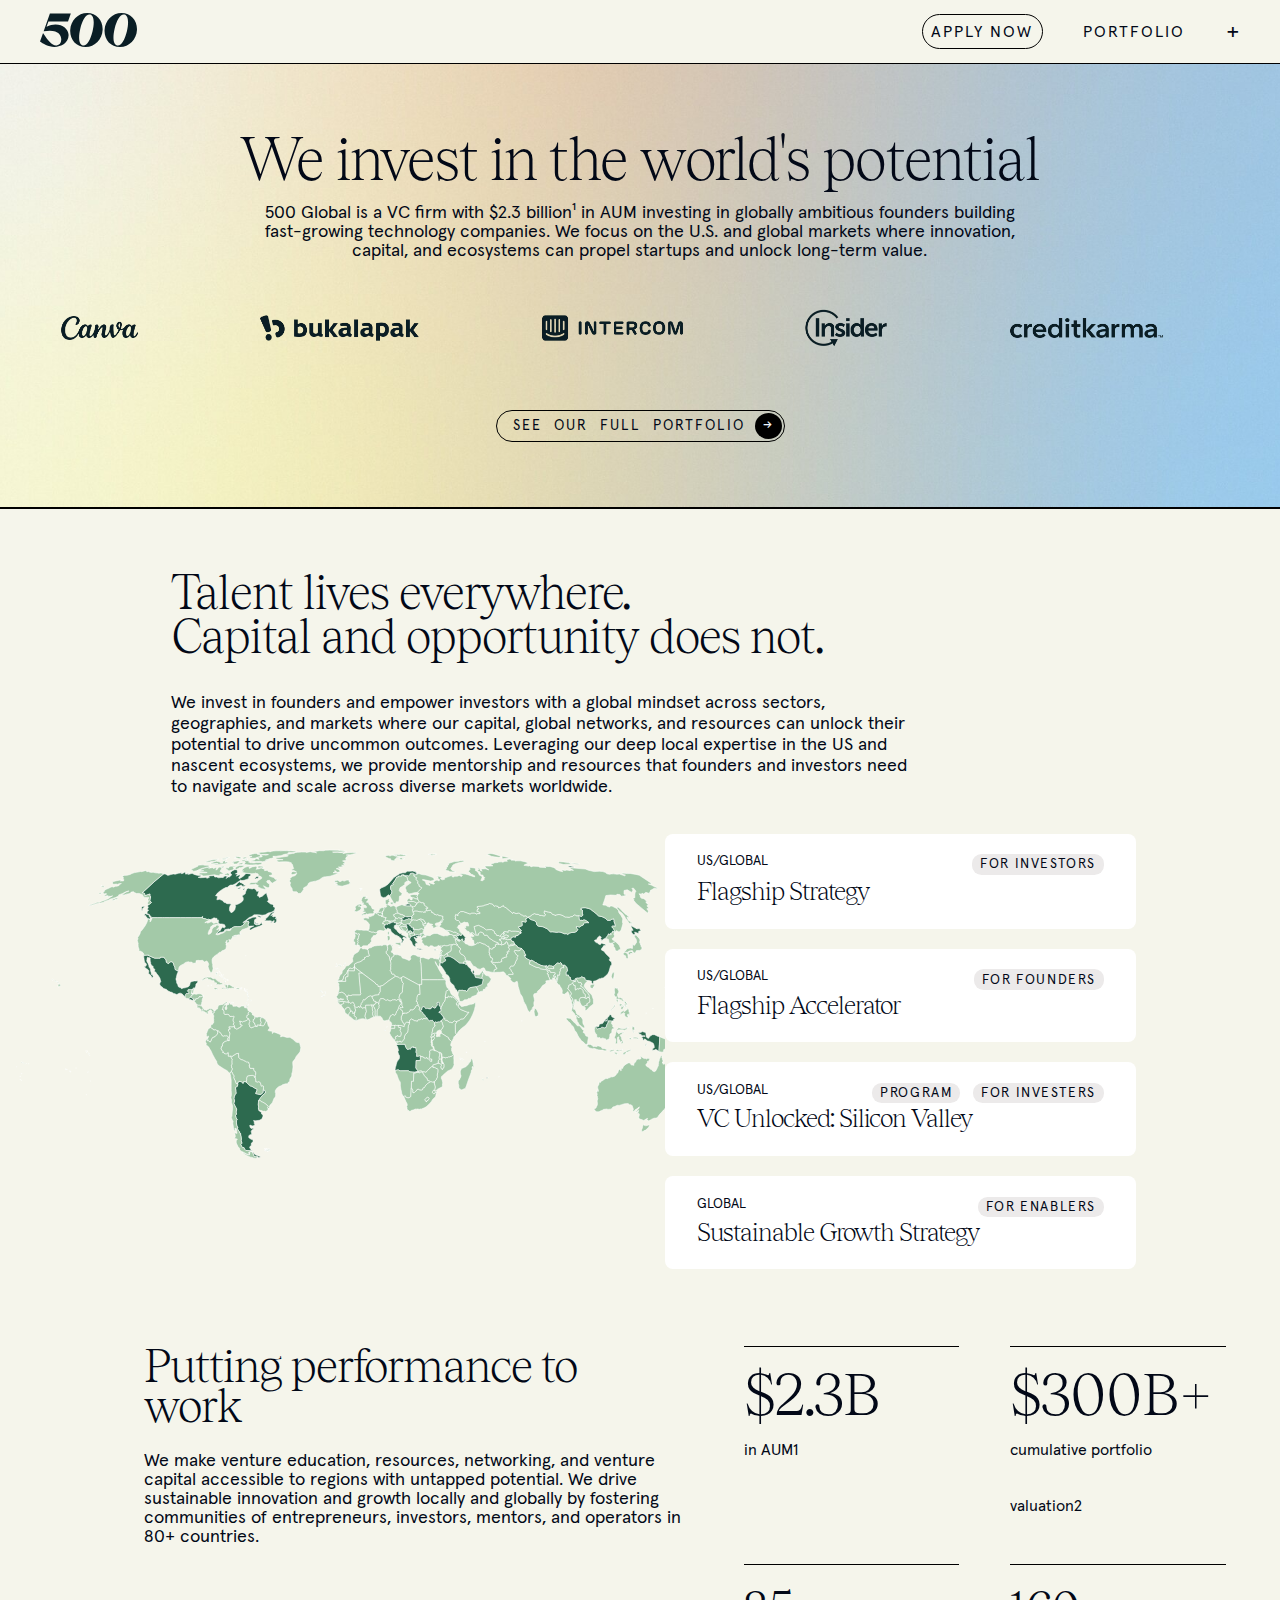
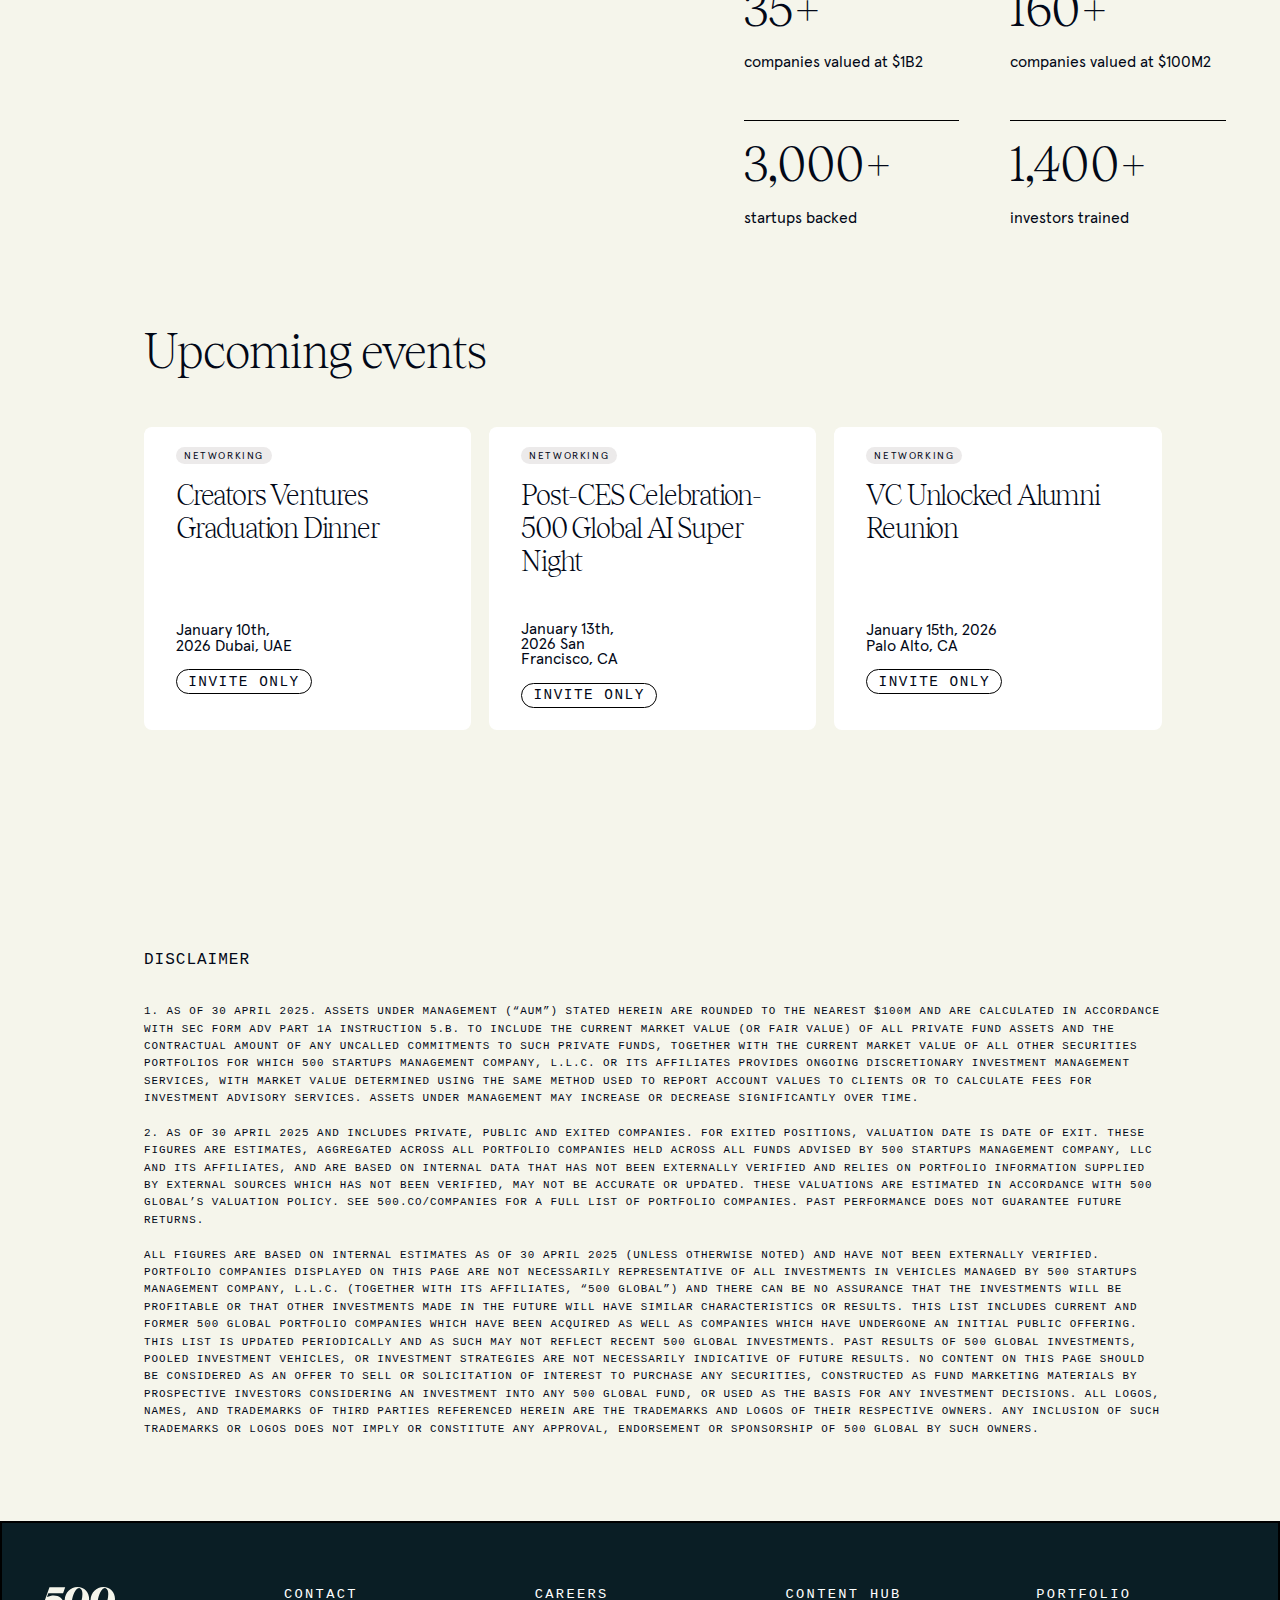
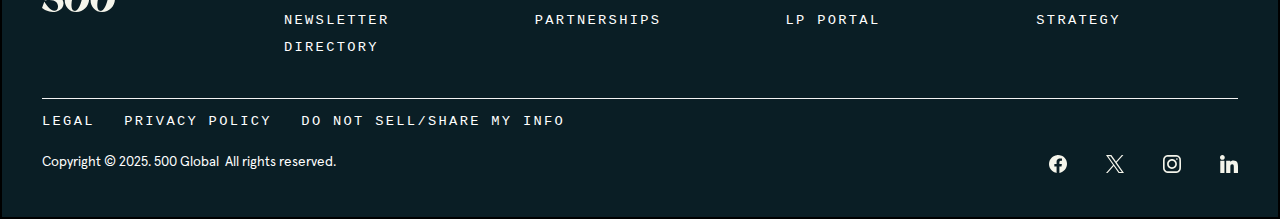
<file: mini-project/index.html>
<!DOCTYPE html>
<html lang="en">
<head>
    <meta charset="UTF-8">
    <meta name="viewport" content="width=device-width, initial-scale=1.0">
    <title>Document</title>
    <link href="style.css" rel="stylesheet">
</head>
<body>
    <input type="checkbox" id="menu-toggle">
    <header class="head position">
        <div class="container">
          <a href="#" class="flex first_item">
            <img class="logo" src="logo.svg">
          </a>
          <div class="flex second_item">
            <a class="apply" href="apply.html">APPLY NOW</a>
            <a href="#" class="port">PORTFOLIO</a>
            <label for="menu-toggle" class="nav-bar">+</label>
          </div>
        </div>
    </header>
    <section class="menu">
        <section class="grid-child">
                <div class="same-box">
                    <p>FOR FOUNDERS</p>
                    <a href="founder.html">   <h6>Founder Programs</h6> </a>
                </div>
                <div class="same-box">
                    <p>FOR INVESTERS</p>
                    <a href="">  <h6>Strategy</h6> </a>
                    <a href="education.html"> <h6>Education Programs</h6> </a>
                </div>
                <div class="same-box">
                    <p>FOR ENABLERS</p>
                    <a> <h6>Sustainable Growth</h6> 
                    </a>
                </div>
                <div class="same-box">
                   <p>INSIGHTS</p>
                   <a href="content-hub.html"> <h6>Content Hub</h6> </a>
                    <a> <h6>Rise Report</h6> </a>
                    <a> <h6>Press</h6> </a>
                </div>
                <div class="same-box">
                    <p>COMMUNITY</p>
                <a href="events.html">  <h6>Events</h6> </a>
                <a>  <h6>Partnerships</h6> </a>
                </div>
                <div class="same-box">
                    <p>ABOUT</p>
                 <a> <h6>People</h6> </a>
                 <a> <h6>Ethos</h6> </a>
                 <a href="history.html"> <h6>History </h6> </a>
                </div>
        </section>
    </section>
    
    <main class="main1">
        <div class="sect_1 back_img">
            <section class="intro">
                <h1> We invest in the world's potential</h1>
                <span style="white-space-collapse: preserve;">500 Global is a VC firm with $2.3 billion¹ in AUM investing in globally ambitious founders building fast-growing technology companies. We focus on the U.S. and global markets where innovation, capital, and ecosystems can propel startups and unlock long-term value.</span>
            </section>
            <section class="middle_part">
              <div class="slide-track">
                 <div class="card1 slide">
                   <img src="assests_image/assests1.png" >
                 </div>
                 <div class="card2 slide size-fix">
                    <img src="assests_image/assests2.png">
                 </div>
                 <div class="card3 slide">
                    <img src="assests_image/assests3.png">
                 </div>
                <div class="card4 slide size-fix">
                    <img src="assests_image/assests4.png">
                </div>
                <div class="card5 slide">
                    <img src="assests_image/assests5.png">
                </div>
                <div class="card6 slide size-fix">
                    <img src="assests_image/assests6.png">
                </div>
                <div class="card7 slide">
                    <img src="assests_image/assests7.png">

                </div>
                <div class="card8 slide">
                    <img src="assests_image/assests8.png">

                </div>
                <div class="card9 slide size-fix">
                    <img src="assests_image/assests9.png">

                </div>
                <div class="card10 slide">
                    <img src="assests_image/assests10.png">

                </div>
                <div class="card11 slide">
                    <img src="assests_image/assests11.png">
                </div>
                <div class="card12 slide size-fix"><img src="assests_image/assests12.png"></div>
              </div>
            </section>
            <div class="last_p">
              <section class="last_part">
                    <a href="" style="text-decoration: none;color: inherit;">
                        <span class="text" style="white-space-collapse: preserve;"> SEE  OUR  FULL  PORTFOLIO</span></a>
                    <span class="arrow">→</span>
             </section>
            </div>
        </div>
    </main>
    <main class="main2">
        <div class="main2_sect-1">
            <section class="sub_1">
              <h2>
              <span style="font-size: 48px;">Talent lives everywhere. <br>Capital and opportunity does not.&nbsp;</span> <br></h2>
            </section>
            <section class="sub_2">
                <span style="background-color: rgba(10, 30, 37, 0); white-space-collapse: preserve;">We invest in founders and empower investors with a global mindset across sectors, geographies, and markets where our capital, global networks, and resources can unlock their potential to drive uncommon outcomes. Leveraging our deep local expertise in the US and nascent ecosystems, we provide mentorship and resources that founders and investors need to navigate and scale across diverse markets worldwide.</span>
            </section>
        </div>
        <div class="main2_sect-2">
            <section class="sub_1 svg-container">
                <object type="image/svg+xml" data="world.svg" class="map-obj"></object>
            </section>
            <section class="flex-cards flex">
                <div class="card1 base-card">
                    <a href="" class="card-1" id="anch-text">
                        <div class="item1 base-item">
                            <p>US/GLOBAL</p>
                            <div class="for-whom">
                                <p>FOR INVESTORS</p>
                            </div>
                        </div>
                        <h2>Flagship Strategy</h2>
                    </a>
                </div>
                <div class="card2 base-card">
                    <a href="" class="card-2" id="anch-text">
                        <div class="item2 base-item">
                            <p>US/GLOBAL</p>
                            <div class="for-whom">
                                <p>FOR FOUNDERS</p>
                            </div>
                        </div>
                        <h2>Flagship Accelerator</h2>
                    </a>
                </div>
                <div class="card3 base-card">
                    <a href="" class="card-3" id="anch-text">
                        <div class="item3 base-item">
                            <p>US/GLOBAL</p>
                            <div class="flex-spaced">
                                <p class="for-whom">PROGRAM</p>
                                <p class="for-whom">FOR INVESTERS</p>
                            </div>
                        </div>
                        <h2>VC Unlocked: Silicon Valley</h2>
                    </a>
                </div>
                <div class="card4 base-card">
                    <a href="" class="card-4" id="anch-text">
                        <div class="item4 base-item">
                            <p>GLOBAL</p>
                            <div class="for-whom">
                                <p>FOR ENABLERS</p>
                            </div>
                        </div>
                        <h2>Sustainable Growth Strategy</h2>
                    </a>
                </div>
            </section>
        </div>
        <div class="main2_sect-3">
            <div class="first-item">
             <section class="sect-3-1">
                <h2>Putting performance to work</h2>
             </section>
             <section class="sect-3-2">
                <span style="white-space-collapse: preserve;">We make venture education, resources, networking, and venture capital accessible to regions with untapped potential. We drive sustainable innovation and growth locally and globally by fostering communities of entrepreneurs, investors, mentors, and operators in 80+ countries.</span>
             </section>
            </div>
            <div class="second-item">
                <div class="data-1 data">
                    <div class="sub-data-1 sub-data ">
                      <h2>$2.3B</h2>
                      <p>in AUM1</p>
                    </div>
                    <div class="sub-data-2 sub-data ">
                      <h2>$300B+</h2>
                      <p>cumulative portfolio valuation2</p>
                    </div>
                </div>
                <div class="data-2 data">
                      <div class="sub-data-1 sub-data font-size">
                      <h2>35+</h2>
                      <p>companies valued at $1B2</p>
                    </div>
                    <div class="sub-data-2 sub-data font-size">
                      <h2>160+</h2>
                      <p>companies valued at $100M2</p>
                    </div>
                </div>
                <div class="data-3 data">
                    <div class="sub-data-1 sub-data font-size">
                      <h2>3,000+</h2>
                      <p>startups backed</p>
                    </div>
                    <div class="sub-data-2 sub-data font-size">
                      <h2>1,400+</h2>
                      <p>investors trained</p>
                    </div>
                </div>
            </div>
        </div>
        <div class="main2_sect-4">
            <section class="title">
                <h2>Upcoming events</h2>
            </section>
            <section class="flex-row">
                <div class="row_1st_card card spacing">
                    <div class="child-1">
                        <span class="grey-box">NETWORKING</span>
                        <h2>Creators Ventures Graduation Dinner</h2>
                    </div>
                    <div class="child-2">
                        <span class="time">January 10th, 2026 Dubai, UAE</span>
                        <span class="white-box">INVITE ONLY</span>
                    </div>

                </div>
                <div class="row_2nd_card card">
                    <div class="child-1">
                        <span class="grey-box">NETWORKING</span>
                        <h2>Post-CES Celebration-500 Global AI Super Night</h2>
                    </div>
                    <div class="child-2">
                        <span class="time">January 13th, 2026 San Francisco, CA</span>
                        <span class="white-box">INVITE ONLY</span>
                    </div>
                </div>
                <div class="row_3rd_card card spacing">
                    <div class="child-1">
                        <span class="grey-box">NETWORKING</span>
                        <h2>VC Unlocked Alumni Reunion</h2>
                    </div>
                    <div class="child-2">
                        <span class="time">January 15th, 2026 Palo Alto, CA</span>
                        <span class="white-box">INVITE ONLY</span>
                    </div>
                </div>

            </section>
        </div>
        <div class="main2_sect-5">
            <div class="topic">
                <span>DISCLAIMER</span>
            </div>
            <div class="content">
               <span>1. AS OF 30 APRIL 2025. ASSETS UNDER MANAGEMENT (“AUM”) STATED HEREIN ARE ROUNDED TO THE NEAREST $100M AND ARE CALCULATED IN ACCORDANCE WITH SEC FORM ADV PART 1A INSTRUCTION 5.B. TO INCLUDE THE CURRENT MARKET VALUE (OR FAIR VALUE) OF ALL PRIVATE FUND ASSETS AND THE CONTRACTUAL AMOUNT OF ANY UNCALLED COMMITMENTS TO SUCH PRIVATE FUNDS, TOGETHER WITH THE CURRENT MARKET VALUE OF ALL OTHER SECURITIES PORTFOLIOS FOR WHICH 500 STARTUPS MANAGEMENT COMPANY, L.L.C. OR ITS AFFILIATES PROVIDES ONGOING DISCRETIONARY INVESTMENT MANAGEMENT SERVICES, WITH MARKET VALUE DETERMINED USING THE SAME METHOD USED TO REPORT ACCOUNT VALUES TO CLIENTS OR TO CALCULATE FEES FOR INVESTMENT ADVISORY SERVICES. ASSETS UNDER MANAGEMENT MAY INCREASE OR DECREASE SIGNIFICANTLY OVER TIME.<br> <br>
               2. AS OF 30 APRIL 2025 AND INCLUDES PRIVATE, PUBLIC AND EXITED COMPANIES. FOR EXITED POSITIONS, VALUATION DATE IS DATE OF EXIT. THESE FIGURES ARE ESTIMATES, AGGREGATED ACROSS ALL PORTFOLIO COMPANIES HELD ACROSS ALL FUNDS ADVISED BY 500 STARTUPS MANAGEMENT COMPANY, LLC AND ITS AFFILIATES, AND ARE BASED ON INTERNAL DATA THAT HAS NOT BEEN EXTERNALLY VERIFIED AND RELIES ON PORTFOLIO INFORMATION SUPPLIED BY EXTERNAL SOURCES WHICH HAS NOT BEEN VERIFIED, MAY NOT BE ACCURATE OR UPDATED. THESE VALUATIONS ARE ESTIMATED IN ACCORDANCE WITH 500 GLOBAL’S VALUATION POLICY. SEE 500.CO/COMPANIES FOR A FULL LIST OF PORTFOLIO COMPANIES. PAST PERFORMANCE DOES NOT GUARANTEE FUTURE RETURNS.<br> <br>
               ALL FIGURES ARE BASED ON INTERNAL ESTIMATES AS OF 30 APRIL 2025 (UNLESS OTHERWISE NOTED) AND HAVE NOT BEEN EXTERNALLY VERIFIED. PORTFOLIO COMPANIES DISPLAYED ON THIS PAGE ARE NOT NECESSARILY REPRESENTATIVE OF ALL INVESTMENTS IN VEHICLES MANAGED BY 500 STARTUPS MANAGEMENT COMPANY, L.L.C. (TOGETHER WITH ITS AFFILIATES, “500 GLOBAL”) AND THERE CAN BE NO ASSURANCE THAT THE INVESTMENTS WILL BE PROFITABLE OR THAT OTHER INVESTMENTS MADE IN THE FUTURE WILL HAVE SIMILAR CHARACTERISTICS OR RESULTS. THIS LIST INCLUDES CURRENT AND FORMER 500 GLOBAL PORTFOLIO COMPANIES WHICH HAVE BEEN ACQUIRED AS WELL AS COMPANIES WHICH HAVE UNDERGONE AN INITIAL PUBLIC OFFERING. THIS LIST IS UPDATED PERIODICALLY AND AS SUCH MAY NOT REFLECT RECENT 500 GLOBAL INVESTMENTS. PAST RESULTS OF 500 GLOBAL INVESTMENTS, POOLED INVESTMENT VEHICLES, OR INVESTMENT STRATEGIES ARE NOT NECESSARILY INDICATIVE OF FUTURE RESULTS. NO CONTENT ON THIS PAGE SHOULD BE CONSIDERED AS AN OFFER TO SELL OR SOLICITATION OF INTEREST TO PURCHASE ANY SECURITIES, CONSTRUCTED AS FUND MARKETING MATERIALS BY PROSPECTIVE INVESTORS CONSIDERING AN INVESTMENT INTO ANY 500 GLOBAL FUND, OR USED AS THE BASIS FOR ANY INVESTMENT DECISIONS. ALL LOGOS, NAMES, AND TRADEMARKS OF THIRD PARTIES REFERENCED HEREIN ARE THE TRADEMARKS AND LOGOS OF THEIR RESPECTIVE OWNERS. ANY INCLUSION OF SUCH TRADEMARKS OR LOGOS DOES NOT IMPLY OR CONSTITUTE ANY APPROVAL, ENDORSEMENT OR SPONSORSHIP OF 500 GLOBAL BY SUCH OWNERS.</span> 
            </div>

        </div>
    </main>
    <footer>
        <div class="grand-parent">
          <div class="parent-1">
             <div class="child1">
               <img loading="lazy" width="244px" height="76.8px" src="download.svg">
             </div>
             <div class="child2 grid-container">
                 <a href="contact.html" target="_blank" class="green-hov">Contact</a>
                 <a href="" class="green-hov">Careers</a>
                 <a href="" class="green-hov">Content Hub</a>
                 <a href="" class="green-hov">Portfolio</a>
                 <a href="news.html" class="green-hov">Newsletter</a>
                 <a href="" class="green-hov">Partnerships</a>
                 <a href="" class="green-hov">LP Portal</a>
                 <a href="" class="green-hov">Strategy</a>
                 <a href="" class="green-hov">Directory</a>
              </div>
          </div>
          <div class="parent-2">
            <section class="parent2-1st-child anchor">
                <a href="" class="green-hov">LEGAL</a>
                <a href="" class="green-hov">PRIVACY POLICY</a>
                <a href="" class="green-hov">DO  NOT SELL/SHARE  MY  INFO</a>
            </section>
            <section class="parent2-2nd-child">
               <span>Copyright © 2025. 500 Global &nbsp;All rights reserved.</span>
               <div class="social-media-icons">
                 <a href="" class="icon">
                    <img loading="lazy" src="icons/facebook.svg" width="18.5" height="18.5">
                 </a>
                 <a href="" class="icon" >
                    <img loading="lazy" src="icons/twitter.svg" width="18.5" height="18.5">
                 </a>
                 <a href="" class="icon">
                    <img loading="lazy" src="icons/instagram.svg" width="18.5" height="18.5">
                 </a>
                 <a href="" class="icon">
                    <img loading="lazy" src="icons/link.svg" width="18.5" height="18.5">
                 </a>
               </div>
            </section>
            
          </div>

        </div>
    </footer>
    <script>
    // This duplicates  logos automatically 
      const track = document.querySelector('.slide-track');
      const slides = Array.from(track.children);
    
    // Clone each slide & add it to the end of the track
      slides.forEach(slide => {
        const clone = slide.cloneNode(true);
        track.appendChild(clone); console.log(track);
      });
    </script>
</body>
</html>
</file>
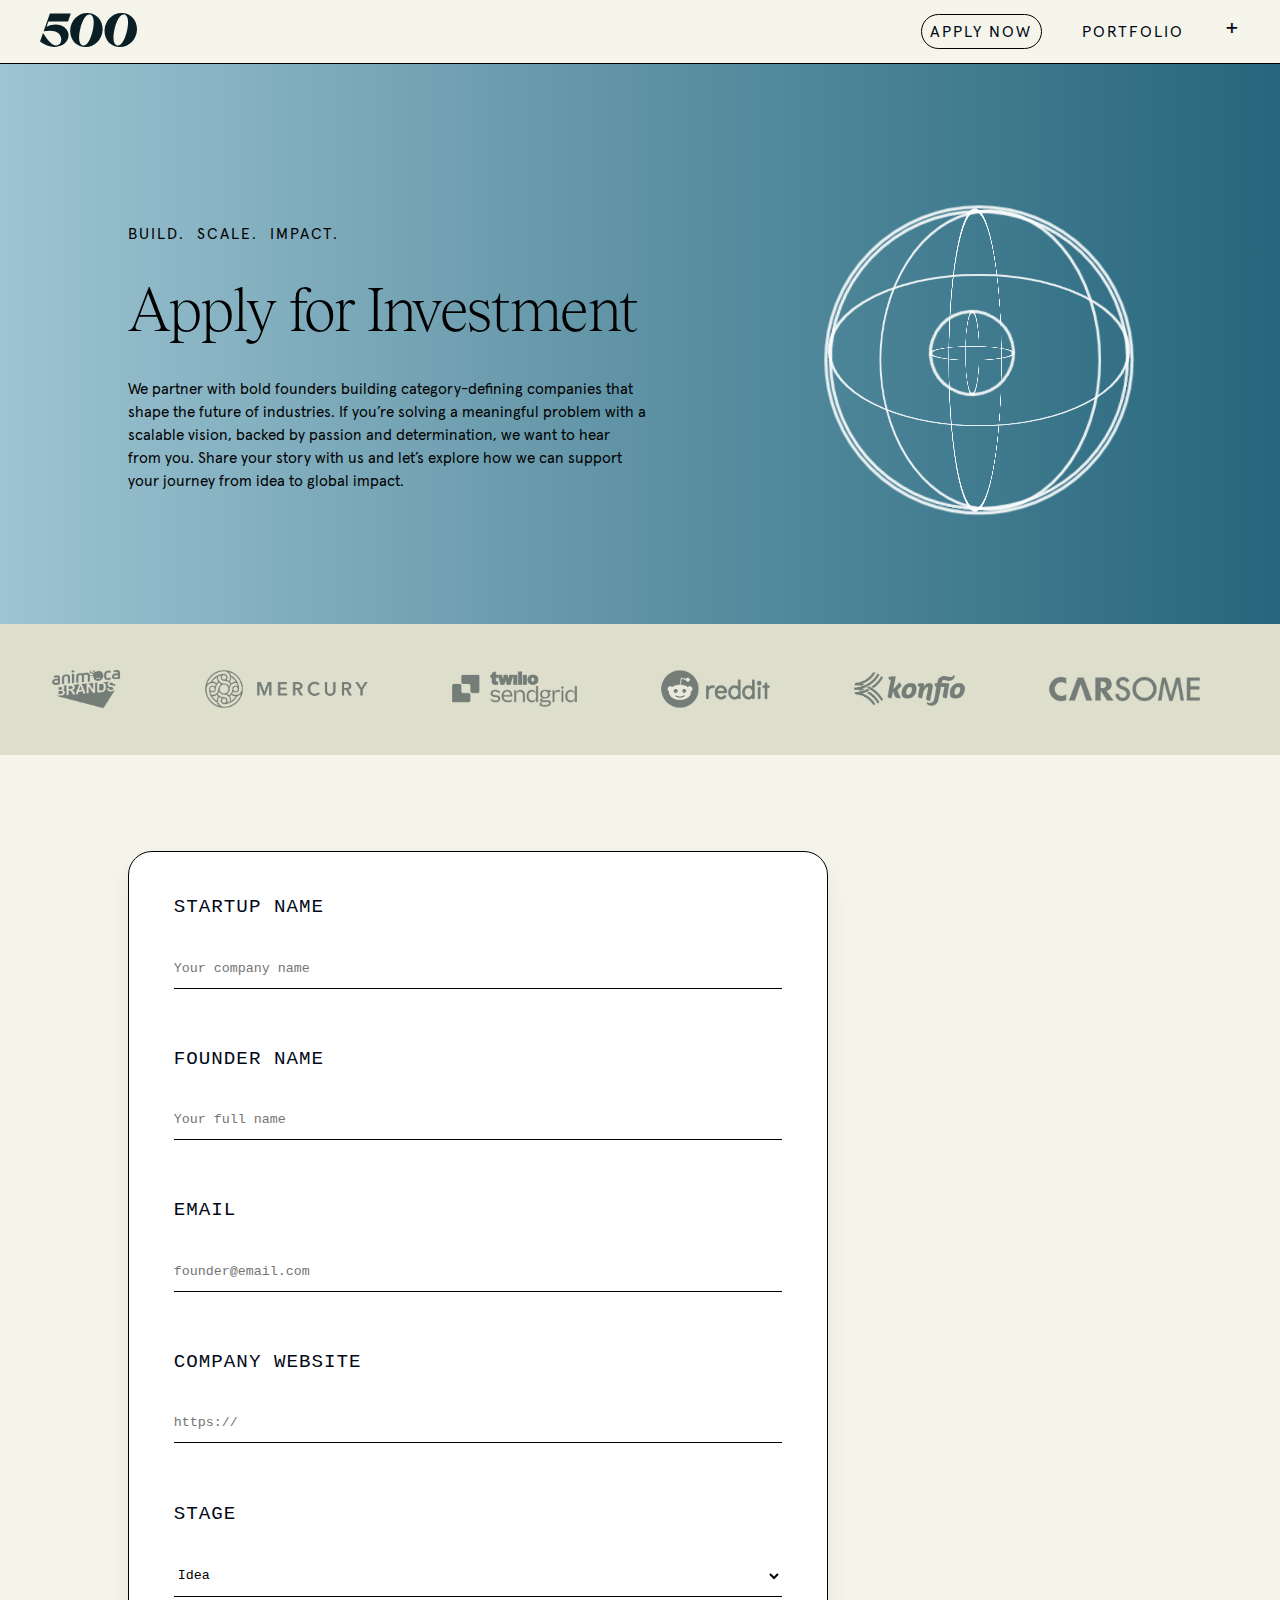
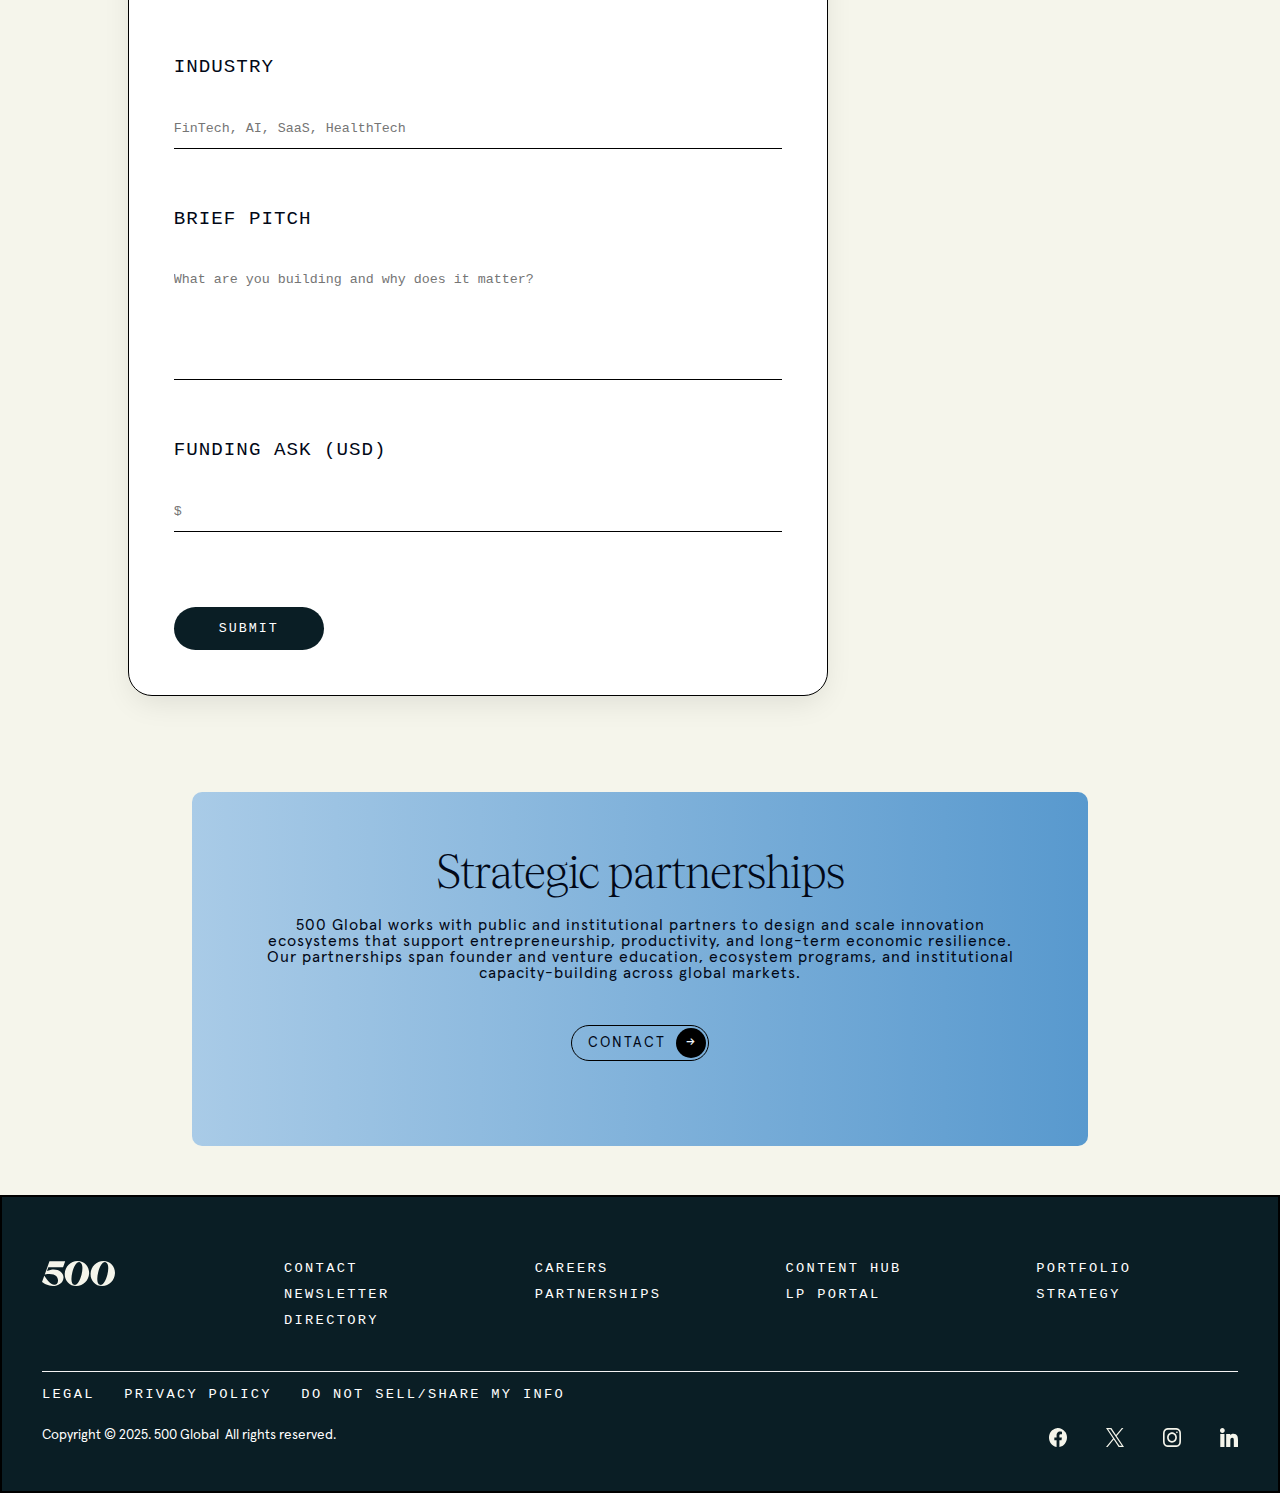
<file: mini-project/apply.html>
<!DOCTYPE html>
<html lang="en">
<head>
  <meta charset="UTF-8">
  <meta name="viewport" content="width=device-width, initial-scale=1.0">
  <title>Apply for Investment</title>
  <link rel="stylesheet" href="apply.css">
</head>
<body>

   <input type="checkbox" id="menu-toggle">
    <header class="head position">
        <div class="container">
          <a class="flex first_item" href="index.html">
            <img class="logo" src="logo.svg">
          </a>
          <div class="flex second_item">
            <a class="apply" href="apply.html">APPLY NOW</a>
            <a href="index.html" class="port">PORTFOLIO</a>
            <label for="menu-toggle" class="nav-bar">+</label>
          </div>
        </div>
    </header>
    <section class="menu">
        <section class="grid-child">
                <div class="same-box">
                    <p>FOR FOUNDERS</p>
                    <a href="founder.html">   <h6>Founder Programs</h6> </a>
                </div>
                <div class="same-box">
                    <p>FOR INVESTERS</p>
                    <a href="">  <h6>Strategy</h6> </a>
                    <a href="education.html"> <h6>Education Programs</h6> </a>
                </div>
                <div class="same-box">
                    <p>FOR ENABLERS</p>
                    <a> <h6>Sustainable Growth</h6> 
                    </a>
                </div>
                <div class="same-box">
                   <p>INSIGHTS</p>
                   <a href="content-hub.html"> <h6>Content Hub</h6> </a>
                    <a> <h6>Rise Report</h6> </a>
                    <a> <h6>Press</h6> </a>
                </div>
                <div class="same-box">
                    <p>COMMUNITY</p>
                <a href="events.html">  <h6>Events</h6> </a>
                <a>  <h6>Partnerships</h6> </a>
                </div>
                <div class="same-box">
                    <p>ABOUT</p>
                 <a> <h6>People</h6> </a>
                 <a> <h6>Ethos</h6> </a>
                 <a href="history.html"> <h6>History </h6> </a>
                </div>
        </section>
    </section>

<main class="bground">
  <section class="apply-hero">
    <div class="content">
    <span style="white-space-collapse: preserve;">BUILD.  SCALE.  IMPACT.</span>
    <h2>Apply for Investment</h2>
    <p>
      We partner with bold founders building category-defining companies that shape the future of industries. If you’re solving a meaningful problem with a scalable vision, backed by passion and determination, we want to hear from you. Share your story with us and let’s explore how we can support your journey from idea to global impact.
    </p>
    </div>
  <div class="Circle sphere-container">
    <div class="sphere">
      <!-- <img src="circle.jpg" height="300" width="300"> -->
      <div class="ring ring1"> </div>
      <div class="ring ring2"></div>
      <div class="ring ring3"></div>
      <div class="ring ring4"></div>
      <div class="ring ring5"></div>
      <div class="ring ring6"></div>
      <div class="ring small-ring1"></div>
      <div class="ring small-ring2"></div>
      <div class="ring small-ring3"></div>

    </div>
  </div> 
      <!-- <div class="Circle sphere-container">
         <div class="sphere">
      negative side of the axis 
          <div class="ring ring1"> </div>
           <div class="ring ring-4"></div>
           <div class="ring ring-3"></div>
          <div class="ring ring-2"></div>
          <div class="ring ring-1"></div>
     positive side of the axis  
          <div class="ring ring1"> </div>
           <div class="ring ring2"></div>
           <div class="ring ring3"></div>
          <div class="ring ring4"></div>
          <div class="ring ring5"></div>
          <div class="ring ring6"></div>
         </div>
      </div> -->
  </section>

  <section class="slide-logo-window">
    <div class="slide-track">
      <img src="assests-apply-page/logo1.png">
      <img src="assests-apply-page/logo2.webp">
      <img src="assests-apply-page/logo3.png">
      <img src="assests-apply-page/reddit.png">
      <img src="assests-apply-page/logo4.png">
      <img src="assests-apply-page/logo5.png">
      <img src="assests-apply-page/logo6.png">
      <img src="assests-apply-page/logo7.png">
      <img src="assests-apply-page/logo8.png">
      <img src="assests-apply-page/logo9.png">
      <img src="assests-apply-page/logo10.png">
      <img src="assests-apply-page/logo11.png">
      <img src="assests-apply-page/logo12.png">
      <img src="assests-apply-page/logo13.png">
      <img src="assests-apply-page/logo14.png">
      <img src="assests-apply-page/logo18.png">
      <img src="assests-apply-page/logo16.png">
    </div>
  </section>

  <section class="apply-form-section">
    <form class="apply-form">

      <div class="form-group">
        <label>Startup Name</label>
        <input type="text" placeholder="Your company name">
      </div>

      <div class="form-group">
        <label>Founder Name</label>
        <input type="text" placeholder="Your full name">
      </div>

      <div class="form-group">
        <label>Email</label>
        <input type="email" placeholder="founder@email.com">
      </div>

      <div class="form-group">
        <label>Company Website</label>
        <input type="text" placeholder="https://">
      </div>

      <div class="form-group">
        <label>Stage</label>
        <select>
          <option>Idea</option>
          <option>MVP</option>
          <option>Early Revenue</option>
          <option>Growth</option>
        </select>
      </div>

      <div class="form-group">
        <label>Industry</label>
        <input type="text" placeholder="FinTech, AI, SaaS, HealthTech">
      </div>

      <div class="form-group">
        <label>Brief Pitch</label>
        <textarea placeholder="What are you building and why does it matter?"></textarea>
      </div>

      <div class="form-group">
        <label>Funding Ask (USD)</label>
        <input type="text" placeholder="$">
      </div>

      <button type="submit">SUBMIT</button>

    </form>
  </section>
  <section class="contact-card ">
    <h2>Strategic partnerships</h2>
    <span>500 Global works with public and institutional partners to design and scale innovation 
      ecosystems that support entrepreneurship, productivity, and long-term economic resilience. 
      Our partnerships span founder and venture education, ecosystem programs, and institutional 
      capacity-building across global markets.</span>
      <div class="last_p">
      <section class="last_part">
                    <a href="contact.html" style="text-decoration:none; color:inherit;">
                    <span class="text" style="white-space-collapse: preserve;"> CONTACT</span></a>
                    <span class="arrow">→</span>
             </section>
      </div>
  </section>
</main>

  <footer>
        <div class="grand-parent">
          <div class="parent-1">
             <div class="child1">
               <img loading="lazy" width="244px" height="76.8px" src="download.svg">
             </div>
             <div class="child2 grid-container">
                 <a href="contact.html" target="_blank" class="green-hov">Contact</a>
                 <a href="" class="green-hov">Careers</a>
                 <a href="" class="green-hov">Content Hub</a>
                 <a href="" class="green-hov">Portfolio</a>
                 <a href="news.html" class="green-hov">Newsletter</a>
                 <a href="" class="green-hov">Partnerships</a>
                 <a href="" class="green-hov">LP Portal</a>
                 <a href="" class="green-hov">Strategy</a>
                 <a href="" class="green-hov">Directory</a>
              </div>
          </div>
          <div class="parent-2">
            <section class="parent2-1st-child anchor">
                <a href="" class="green-hov">LEGAL</a>
                <a href="" class="green-hov">PRIVACY POLICY</a>
                <a href="" class="green-hov">DO  NOT SELL/SHARE  MY  INFO</a>
            </section>
            <section class="parent2-2nd-child">
               <span>Copyright © 2025. 500 Global &nbsp;All rights reserved.</span>
               <div class="social-media-icons">
                 <a href="" class="icon">
                    <img loading="lazy" src="icons/facebook.svg" width="18.5" height="18.5">
                 </a>
                 <a href="" class="icon" >
                    <img loading="lazy" src="icons/twitter.svg" width="18.5" height="18.5">
                 </a>
                 <a href="" class="icon">
                    <img loading="lazy" src="icons/instagram.svg" width="18.5" height="18.5">
                 </a>
                 <a href="" class="icon">
                    <img loading="lazy" src="icons/link.svg" width="18.5" height="18.5">
                 </a>
               </div>
            </section>
            
          </div>

        </div>
    </footer>

</body>
</html>
</file>
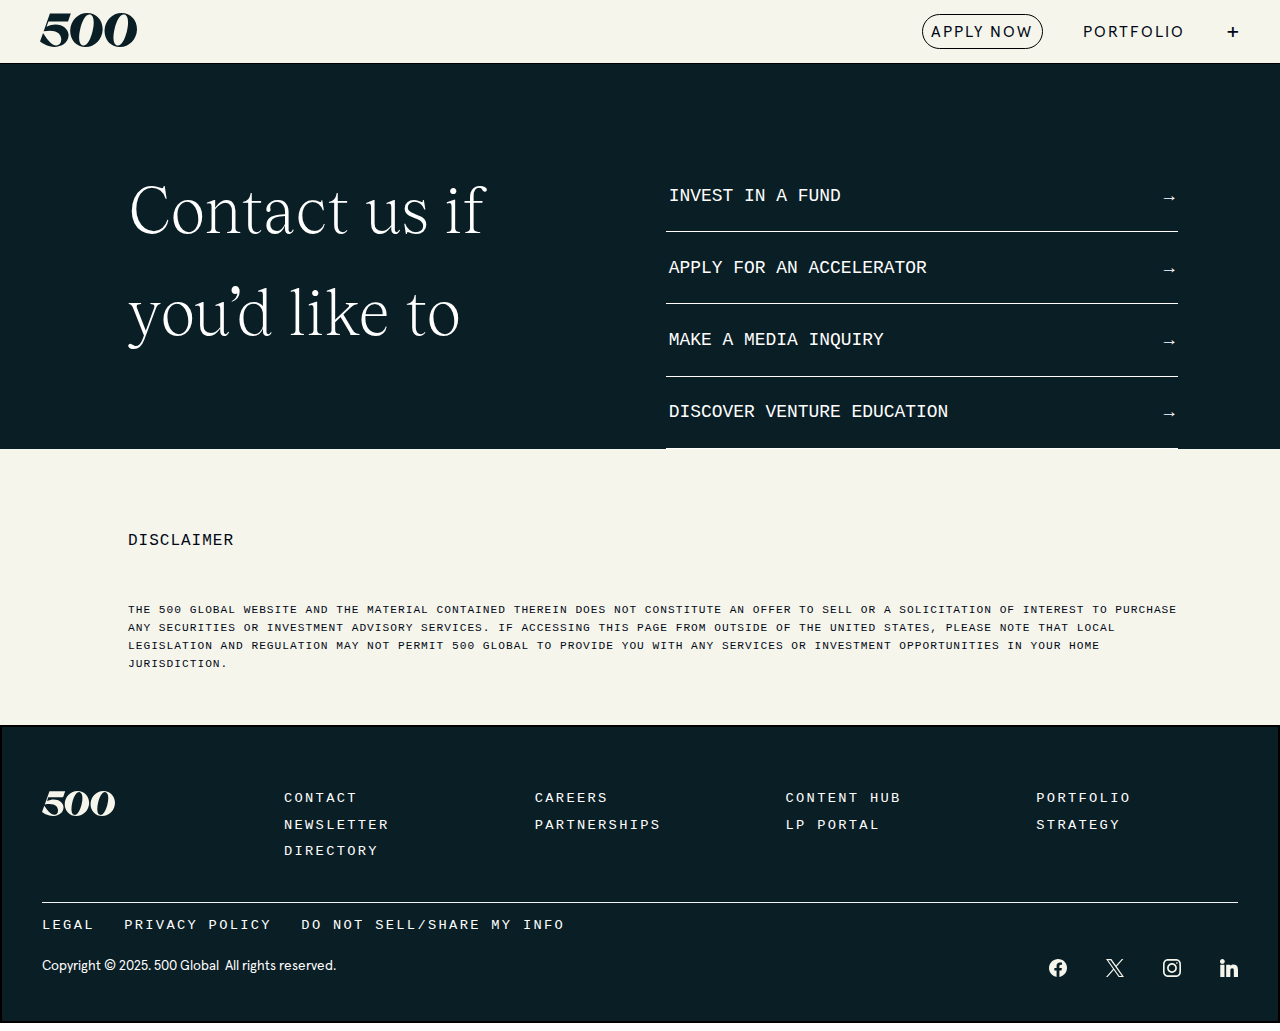
<file: mini-project/contact.html>
<!DOCTYPE html>
<html lang="en">
<head>
    <meta charset="UTF-8">
    <meta name="viewport" content="width=device-width, initial-scale=1.0">
    <title>Document</title>
    <link href="contact.css" rel="stylesheet">
</head>
<body>
   <input type="checkbox" id="menu-toggle">
    <header class="head position">
        <div class="container">
          <a class="flex first_item" href="index.html">
            <img class="logo" src="logo.svg">
          </a>
          <div class="flex second_item">
            <a class="apply" href="apply.html">APPLY NOW</a>
            <a href="index.html" class="port">PORTFOLIO</a>
            <label for="menu-toggle" class="nav-bar">+</label>
          </div>
        </div>
    </header>
    <section class="menu">
        <section class="grid-child">
                <div class="same-box">
                    <p>FOR FOUNDERS</p>
                    <a href="founder.html">   <h6>Founder Programs</h6> </a>
                </div>
                <div class="same-box">
                    <p>FOR INVESTERS</p>
                    <a href="">  <h6>Strategy</h6> </a>
                    <a href="education.html"> <h6>Education Programs</h6> </a>
                </div>
                <div class="same-box">
                    <p>FOR ENABLERS</p>
                    <a> <h6>Sustainable Growth</h6> 
                    </a>
                </div>
                <div class="same-box">
                   <p>INSIGHTS</p>
                   <a href="content-hub.html"> <h6>Content Hub</h6> </a>
                    <a> <h6>Rise Report</h6> </a>
                    <a> <h6>Press</h6> </a>
                </div>
                <div class="same-box">
                    <p>COMMUNITY</p>
                <a href="events.html">  <h6>Events</h6> </a>
                <a>  <h6>Partnerships</h6> </a>
                </div>
                <div class="same-box">
                    <p>ABOUT</p>
                 <a> <h6>People</h6> </a>
                 <a> <h6>Ethos</h6> </a>
                 <a href="history.html"> <h6>History </h6> </a>
                </div>
        </section>
    </section>
    <main class="main1">
      <div class="grand-parent-1">
        <section class="sect-1">
            <div class="topic">
                <h1>Contact us if you’d like to</h1>
            </div>
            <div class="list flex-column">
                <a class="child1 child">
                    <span class="move">INVEST IN A FUND</span>
                    <span class="arrow">→</span>
                </a>
                <a class="child2 child">
                    <span class="move">APPLY FOR AN ACCELERATOR</span>
                    <span class="arrow">→</span>
                </a>
                <a class="child3 child">
                    <span class="move">MAKE A MEDIA INQUIRY</span>
                    <span class="arrow">→</span>

                </a>
                <a class="child4 child">
                    <span class="move">DISCOVER VENTURE EDUCATION</span>
                    <span class="arrow">→</span>
                </a>
            </div>
        </section>
      </div>
      <div class="grand-parent-2"> 
          <section class="sect-2">
            <div class="topic">
                <span>Disclaimer</span>
            </div>
            <div class="content">
                <span>The 500 Global website and the material contained therein does not constitute an offer to sell or a solicitation of interest to purchase any securities or investment advisory services. If accessing this page from outside of the United States, please note that local legislation and regulation may not permit 500 Global to provide you with any services or investment opportunities in your home jurisdiction.
                </span>
            </div>
          </section>
      </div>
    </main>  
    <footer>
        <div class="grand-parent">
          <div class="parent-1">
             <div class="child1">
               <img loading="lazy" width="244px" height="76.8px" src="download.svg">
             </div>
             <div class="child2 grid-container">
                 <a href="https://500.co/get-in-touch" class="green-hov">Contact</a>
                 <a href="https://500.co/careers" class="green-hov">Careers</a>
                 <a href="https://500.co/content" class="green-hov">Content Hub</a>
                 <a href="https://500.co/portfolio" class="green-hov">Portfolio</a>
                 <a href="https://500.co/newsletter-sign-up" class="green-hov">Newsletter</a>
                 <a href="https://500.co/partnerships" class="green-hov">Partnerships</a>
                 <a href="https://adfs4.sts.altareturn.com/adfs/ls/?wa=wsignin1.0&amp;wtrealm=urn%3aportal%3a500&amp;wctx=https%3a%2f%2f500.altareturn.com%2f_layouts%2f15%2fAuthenticate.aspx%3fSource%3d%252F&amp;wreply=https%3a%2f%2f500.altareturn.com%2f_trust%2fdefault.aspx" class="green-hov">LP Portal</a>
                 <a href="https://500.co/funds" class="green-hov">Strategy</a>
                 <a href="https://500.co/directory" class="green-hov">Directory</a>
              </div>
          </div>
          <div class="parent-2">
            <section class="parent2-1st-child anchor">
                <a href="" class="green-hov">LEGAL</a>
                <a href="" class="green-hov">PRIVACY POLICY</a>
                <a href="" class="green-hov">DO  NOT SELL/SHARE  MY  INFO</a>
            </section>
            <section class="parent2-2nd-child">
               <span>Copyright © 2025. 500 Global &nbsp;All rights reserved.</span>
               <div class="social-media-icons">
                 <a href="" class="icon">
                    <img loading="lazy" src="icons/facebook.svg" width="18.5" height="18.5">
                 </a>
                 <a href="" class="icon" >
                    <img loading="lazy" src="icons/twitter.svg" width="18.5" height="18.5">
                 </a>
                 <a href="" class="icon">
                    <img loading="lazy" src="icons/instagram.svg" width="18.5" height="18.5">
                 </a>
                 <a href="" class="icon">
                    <img loading="lazy" src="icons/link.svg" width="18.5" height="18.5">
                 </a>
               </div>
            </section>
            
          </div>

        </div>
    </footer>

</body>
</html>
</file>
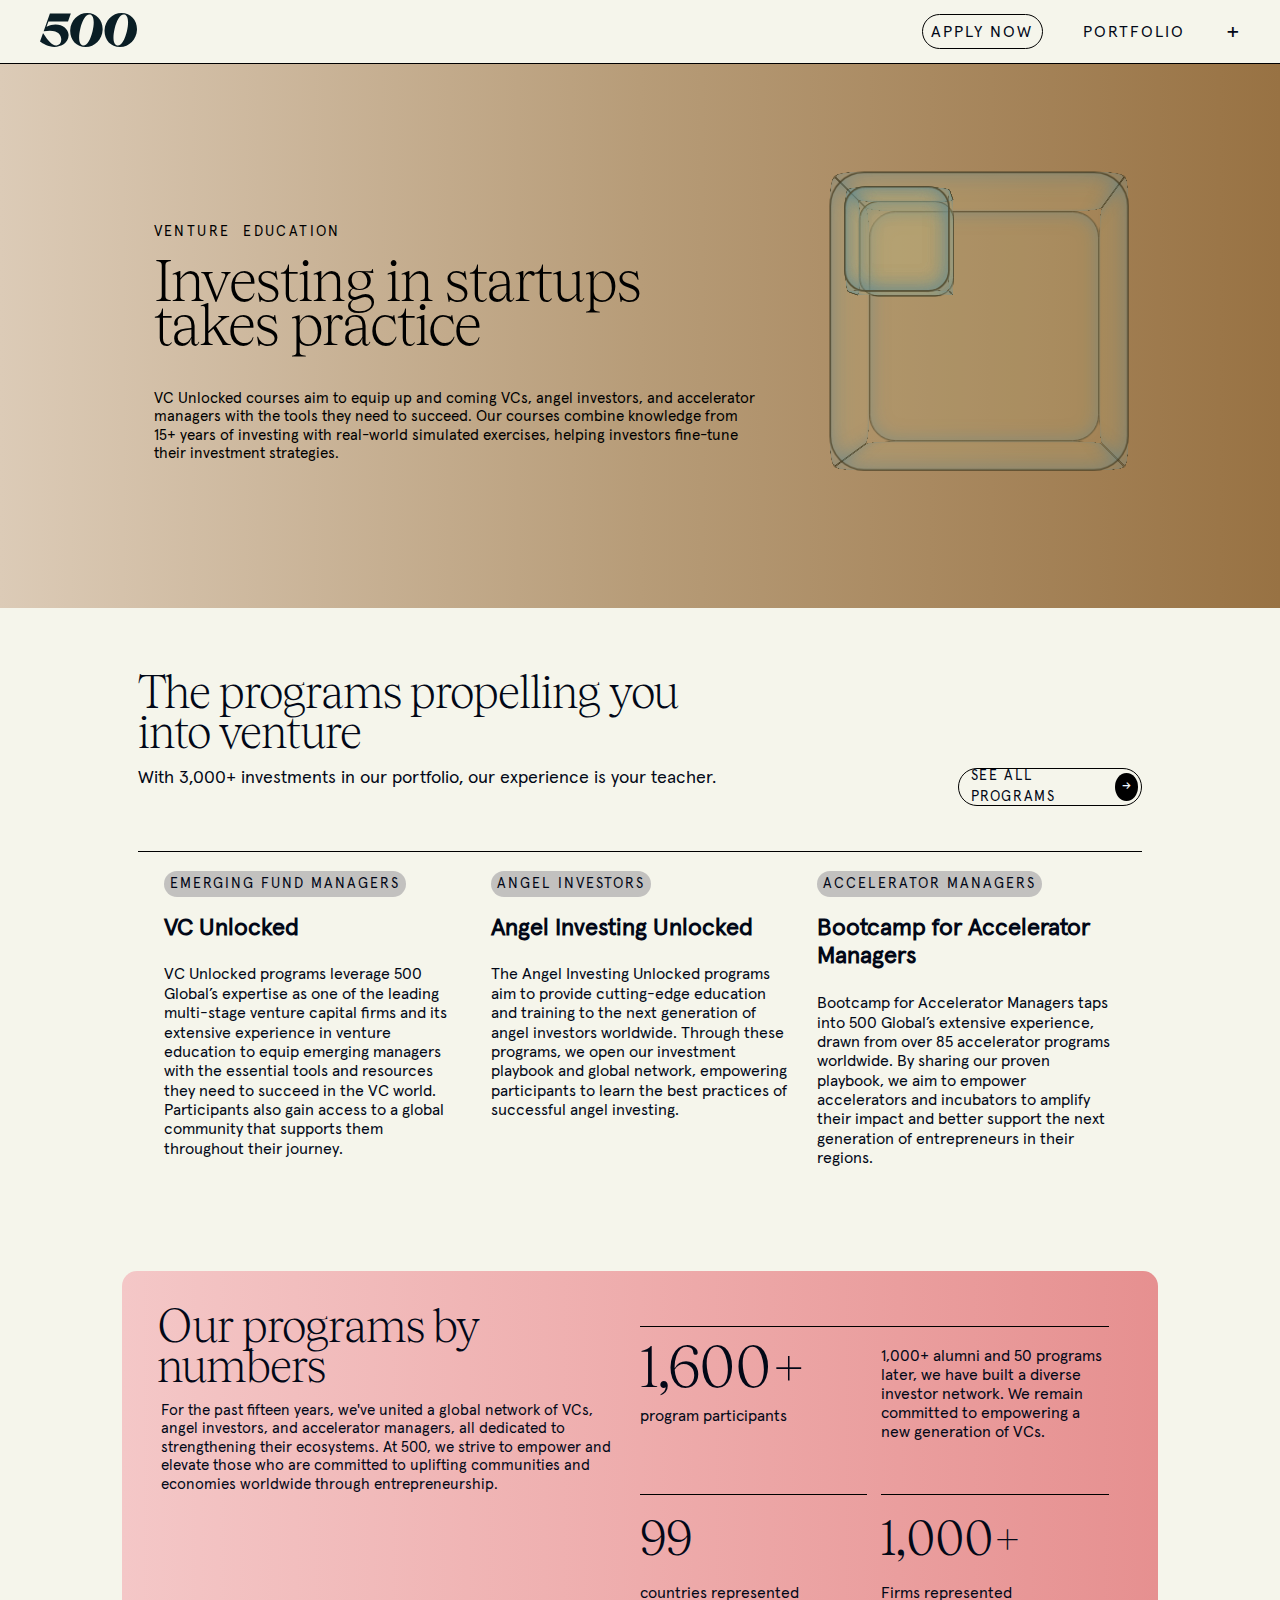
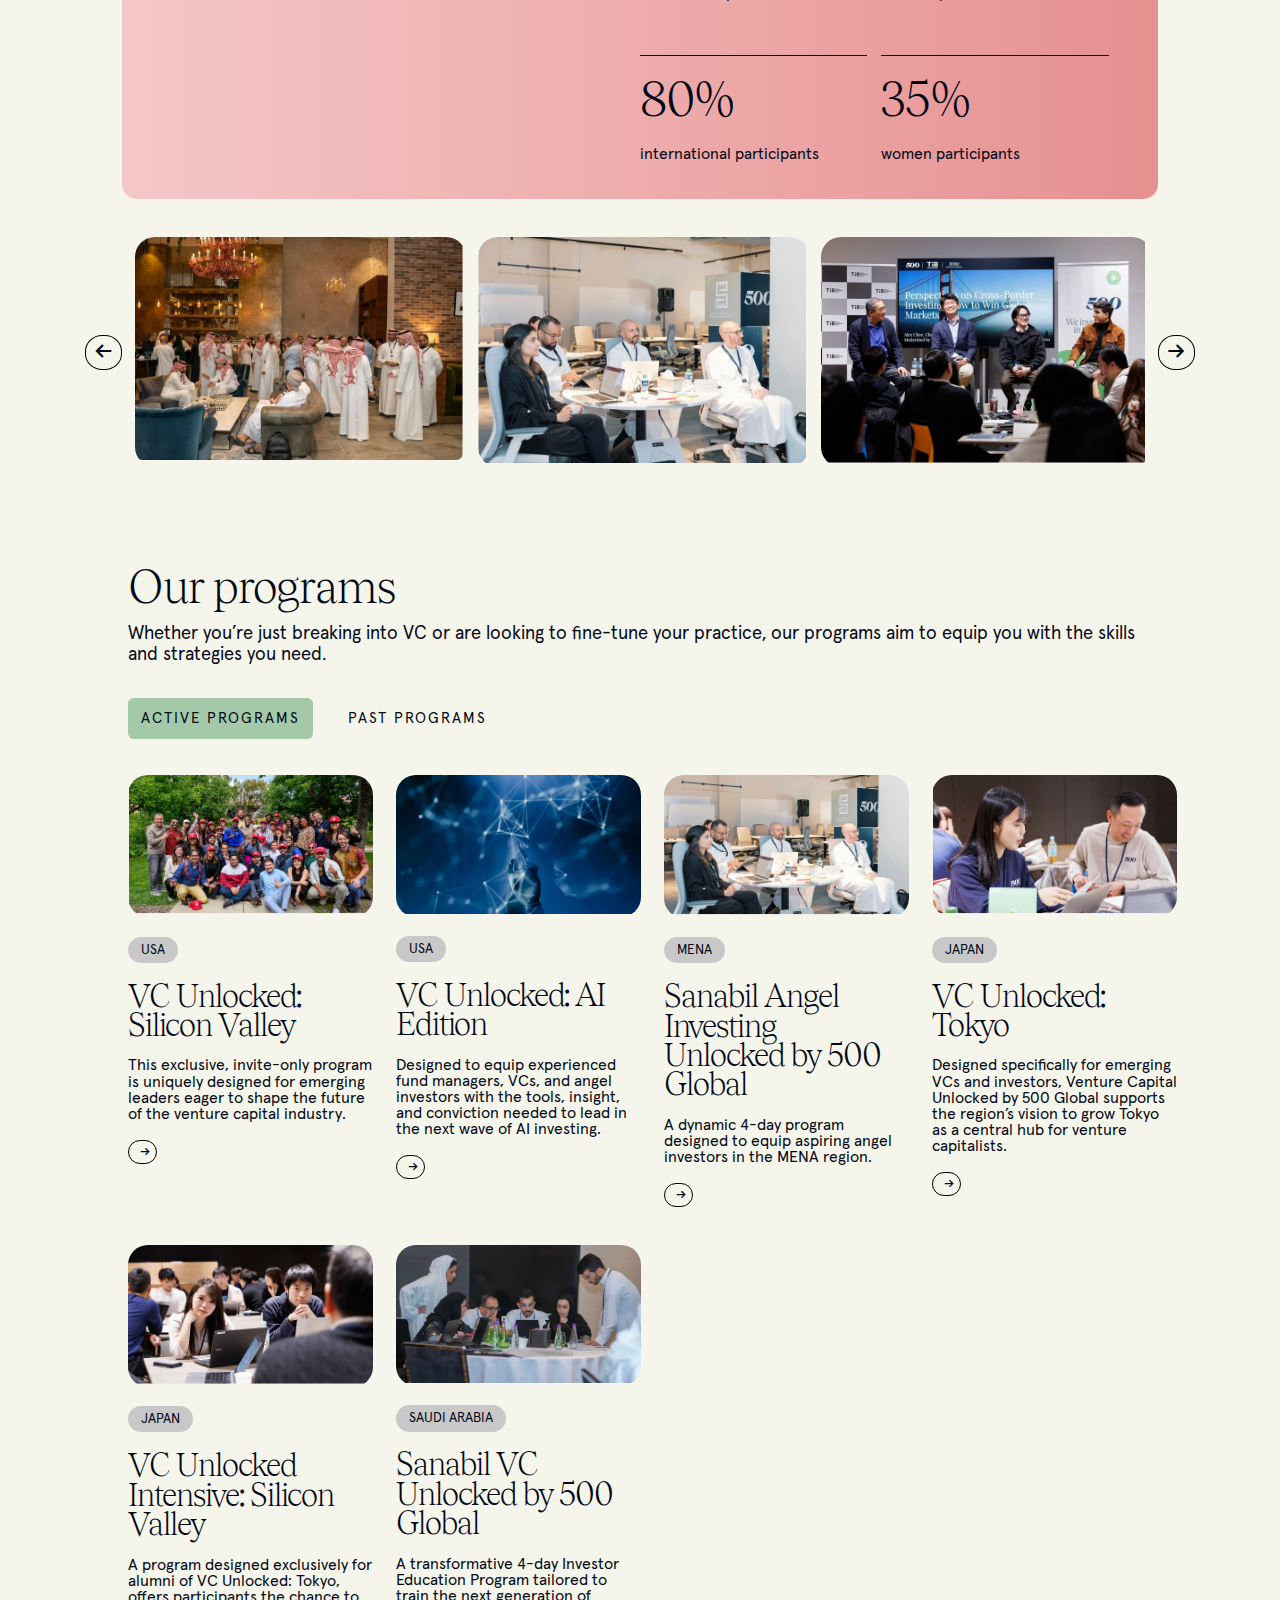
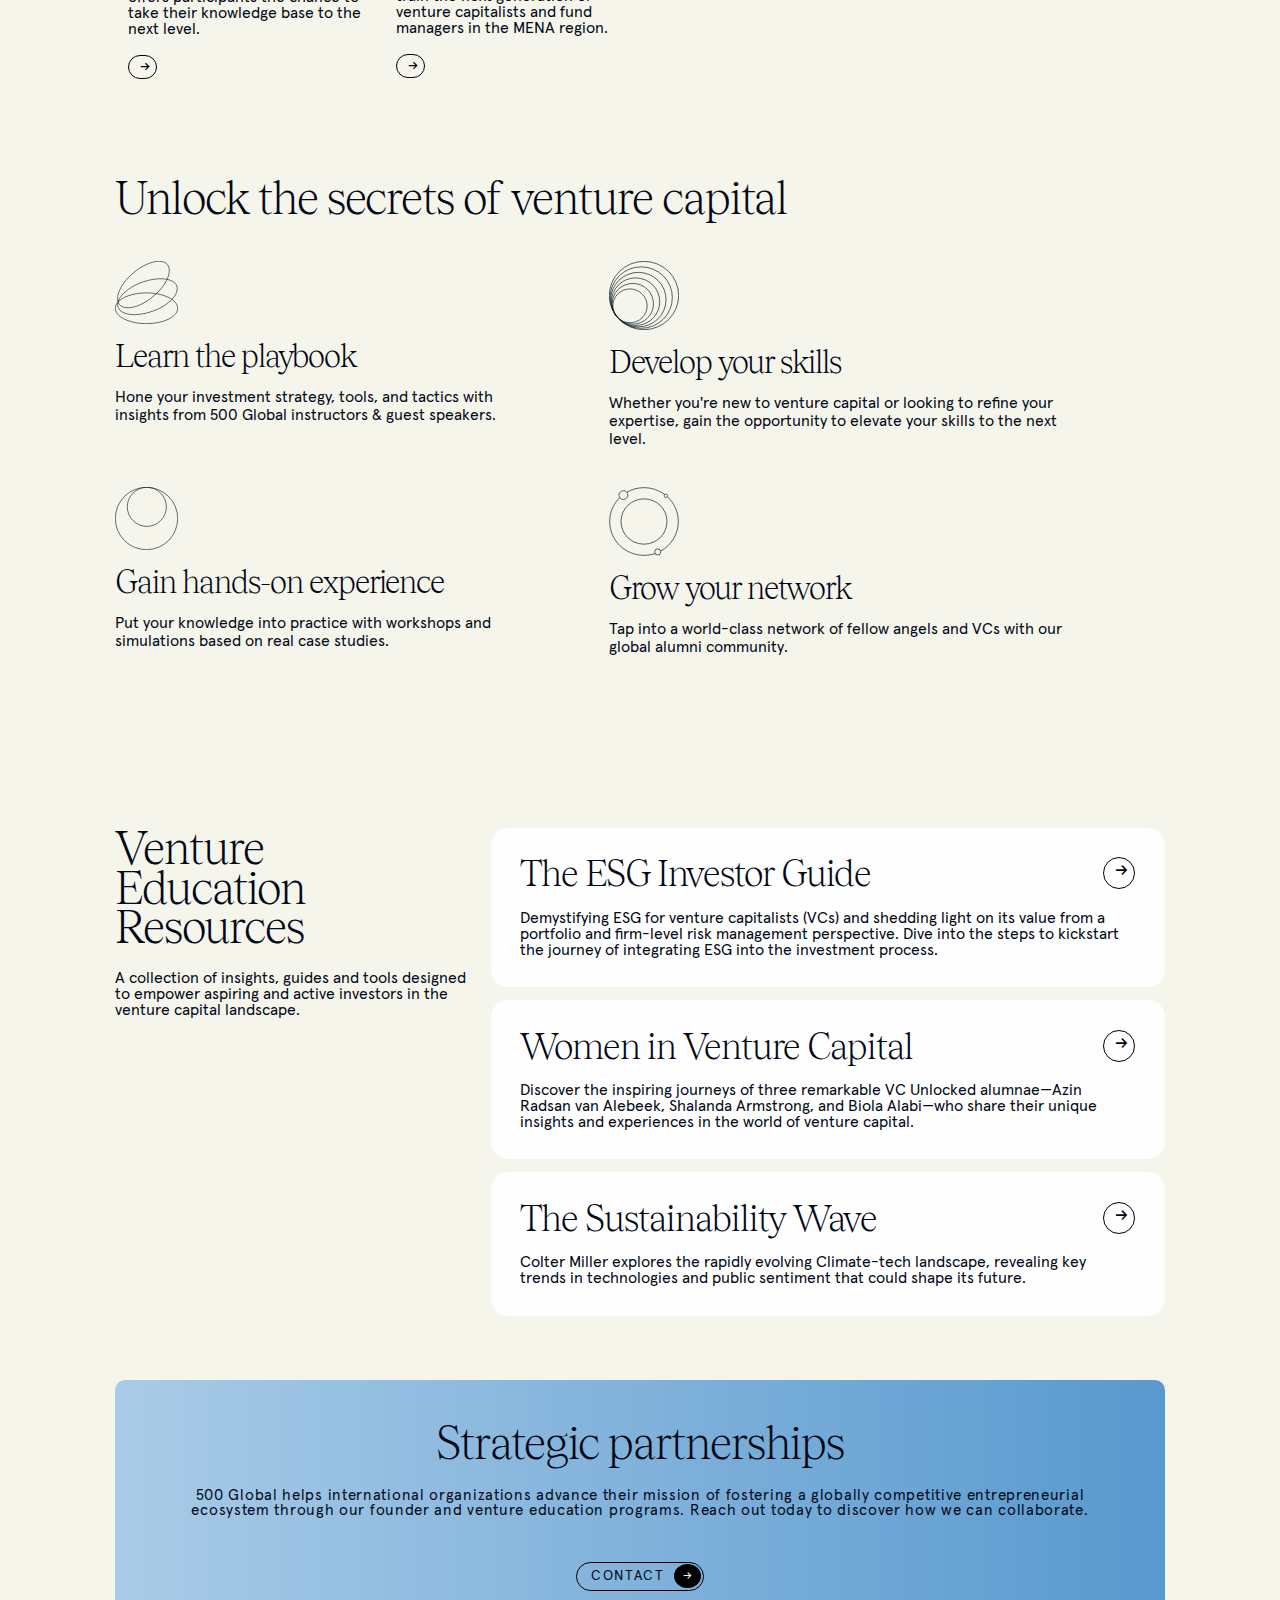
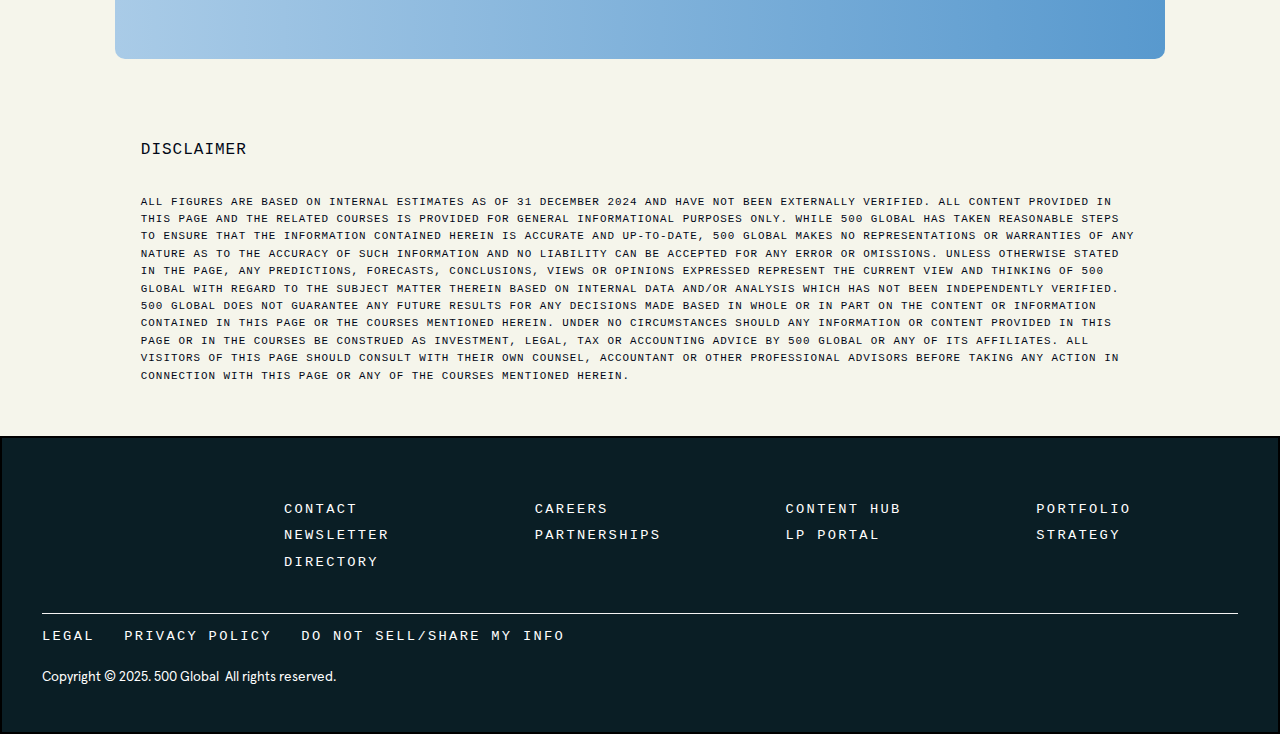
<file: mini-project/education.html>
<!DOCTYPE html>
<html lang="en">
<head>
    <meta charset="UTF-8">
    <meta name="viewport" content="width=device-width, initial-scale=1.0">
    <title>Document</title>
    <link rel="stylesheet" href="education.css">
</head> 
<body>
      <input type="checkbox" id="menu-toggle">
    <header class="head position">
        <div class="container">
          <a class="flex first_item" href="index.html">
            <img class="logo" src="logo.svg">
          </a>
          <div class="flex second_item">
            <a class="apply" href="apply.html">APPLY NOW</a>
            <a href="index.html" class="port">PORTFOLIO</a>
            <label for="menu-toggle" class="nav-bar">+</label>
          </div>
        </div>
    </header>
    <section class="menu">
        <section class="grid-child">
                <div class="same-box">
                    <p>FOR FOUNDERS</p>
                    <a href="founder.html">   <h6>Founder Programs</h6> </a>
                </div>
                <div class="same-box">
                    <p>FOR INVESTERS</p>
                    <a href="">  <h6>Strategy</h6> </a>
                    <a href=""> <h6>Education Programs</h6> </a>
                </div>
                <div class="same-box">
                    <p>FOR ENABLERS</p>
                    <a> <h6>Sustainable Growth</h6> 
                    </a>
                </div>
                <div class="same-box">
                   <p>INSIGHTS</p>
                   <a href="content-hub.html"> <h6>Content Hub</h6> </a>
                    <a> <h6>Rise Report</h6> </a>
                    <a> <h6>Press</h6> </a>
                </div>
                <div class="same-box">
                    <p>COMMUNITY</p>
                <a href="events.html">  <h6>Events</h6> </a>
                <a>  <h6>Partnerships</h6> </a>
                </div>
                <div class="same-box">
                    <p>ABOUT</p>
                 <a> <h6>People</h6> </a>
                 <a> <h6>Ethos</h6> </a>
                 <a href="history.html"> <h6>History </h6> </a>
                </div>
        </section>
    </section>
    
    <main class="main1">
        <section class="founder-hero">
        <div class="content">
          <span style="white-space-collapse: preserve;">VENTURE  EDUCATION</span>
          <h1>Investing in startups takes practice</h1>
          <p>
          VC Unlocked courses aim to equip up and coming VCs, angel investors, and accelerator managers with the tools they need to succeed. Our courses combine knowledge from 15+ years of investing with real-world simulated exercises, helping investors fine-tune their investment strategies.
          </p>
        </div>
        <div class="sphere-container">
         <div class="sphere">
            <div class="face front"></div>
            <div class="face back"></div>
            <div class="face right"></div>
            <div class="face left"></div>
            <div class="face top"></div>
            <div class="face bottom"></div>
            <!-- small-cube -->
            <div class="smallcube1 sphere">
             <div class="face2 front2"></div>
             <div class="face2 back2"></div>
             <div class="face2 right2"></div>
              <div class="face2 left2"></div>
             <div class="face2 top2"></div>
             <div class="face2 bottom2"></div>
             <div class="smallcube2 sphere">
             <div class="face2 front2"></div>
             <div class="face2 back2"></div>
             <div class="face2 right2"></div>
              <div class="face2 left2"></div>
             <div class="face2 top2"></div>
             <div class="face2 bottom2"></div>
            </div>
            </div>
         </div>
        </div>
        </section>
    </main>

    <main class="main2">
        <section class="main2-sect-1 margin">
            <div class="first-child">
                <h2>The programs propelling you into venture</h2>
                <div class="flex-row">
                   <span>With 3,000+ investments in our portfolio, our experience is your teacher.</span>

                   <a href="" style="text-decoration: none;color: inherit;" class="rounded-box">
                    <span>SEE ALL PROGRAMS</span>
                    <span class="arrow">→</span>
                   </a>
                </div>
            </div>
            <div class="second-child">
                <div class="flex-item child-1">
                    <span class="grey-box">Emerging Fund Managers</span>
                    <p id="bold">VC Unlocked</p>
                    <p>VC Unlocked programs leverage 500 Global’s expertise as one of the leading multi-stage venture capital firms and its extensive experience in venture education to equip emerging managers with the essential tools and resources they need to succeed in the VC world. Participants also gain access to a global community that supports them throughout their journey.</p>
                </div>
                <div class="flex-item child-2">
                    <span class="grey-box">Angel Investors</span>
                    <p id="bold">Angel Investing Unlocked</p>
                    <p>The Angel Investing Unlocked programs aim to provide cutting-edge education and training to the next generation of angel investors worldwide. Through these programs, we open our investment playbook and global network, empowering participants to learn the best practices of successful angel investing.</p>
                    
                </div>
                <div class="flex-item child-3">
                    <span class="grey-box">Accelerator Managers</span>
                    <p id="bold">Bootcamp for Accelerator Managers</p>
                    <p>Bootcamp for Accelerator Managers taps into 500 Global’s extensive experience, drawn from over 85 accelerator programs worldwide. By sharing our proven playbook, we aim to empower accelerators and incubators to amplify their impact and better support the next generation of entrepreneurs in their regions.</p>
                </div>

            </div>

        </section>
        <section class="main2-sect-2 margin">
            <div class="first-item">
             <h2>Our programs by numbers </h2>
             <section class="left-para">
                <span style="white-space-collapse: preserve;">For the past fifteen years, we've united a global network of VCs, angel investors, and accelerator managers, all dedicated to strengthening their ecosystems. At 500, we strive to empower and elevate those who are committed to uplifting communities and economies worldwide through entrepreneurship.</span>
             </section>
            </div>
            <div class="second-item">
                <div class="data-1 data one-border">
                    <div class="sub-data-1 sub-data  no-border">
                      <h2>1,600+</h2>
                      <p>program participants</p>
                    </div>
                    <div class="sub-data-2 sub-data no-border">
                      <p>1,000+ alumni and 50 programs later, we have built a diverse investor network. We remain committed to empowering a new generation of VCs.</p>
                    </div>
                </div>
                <div class="data-2 data">
                      <div class="sub-data-1 sub-data font-size">
                      <h2>99</h2>
                      <p>countries represented</p>
                    </div>
                    <div class="sub-data-2 sub-data font-size">
                      <h2>1,000+</h2>
                      <p>Firms represented</p>
                    </div>
                </div>
                <div class="data-3 data">
                    <div class="sub-data-1 sub-data font-size">
                      <h2>80%</h2>
                      <p>international participants</p>
                    </div>
                    <div class="sub-data-2 sub-data font-size">
                      <h2>35%</h2>
                      <p>women participants</p>
                    </div>
                </div>
            </div>

        </section>
        <section class="main2-sect-3 margin">
            <span class="left-arrow arrows">←</span>

            <div class="scroll-window">
              <div class="scroll-content">
                <div class="zoom zoom1 bor-rad"> 
                    <img src="assests-education-page/img1.png">
                </div>
                <div class="zoom zoom2 bor-rad">
                    <img src="assests-education-page/img2.png"> </div>
                <div class="zoom zoom3 bor-rad">
                    <img src="assests-education-page/img3.png"> </div>
                <div class="zoom zoom4 bor-rad"> 
                    <img src="assests-education-page/img4.png"> </div>
                <div class="zoom zoom5 bor-rad">
                    <img src="assests-education-page/img5.png">
                </div>
                <div class="zoom zoom6 bor-rad"> 
                    <img src="assests-education-page/img6.png"> </div>
                <div class="zoom zoom7 bor-rad"> 
                    <img src="assests-education-page/img7.png"> </div>
                <div class="zoom zoom8 bor-rad">
                    <img src="assests-education-page/img8.png"> </div>
                <div class="zoom zoom9 bor-rad">
                    <img src="assests-education-page/img9.png"> 
                </div>
              </div>
            </div>
            <span class="right-arrow arrows">→</span>
        </section>


        <section class="main2-sect-4 margin">
             <div class="first-flex">
                <h2>Our programs</h2>
                <span>Whether you’re just breaking into VC or are looking to fine-tune your practice, our programs aim to equip you with the skills and strategies you need. </span>
            </div>
            <div class="second-flex">
                    <span class="default-green">ACTIVE PROGRAMS</span> 
                    <span class="btn">PAST PROGRAMS</span> 
            </div>
            <div class="grid-layout">
                <div class="grid-child1 hover">
                    <div class="grid-zoom1 zoom"> 
                        <img src="assests-education-page/grid1.png"> 
                    </div>
                  <section class="about-card">
                    <div class="greybox"> <span>USA</span> </div>
                    <h2>VC Unlocked: Silicon Valley</h2>
                    <span>This exclusive, invite-only program is uniquely designed for emerging leaders eager to shape the future of the venture capital industry.</span>
                    <div class="whitebox"><a > → </a></div>
                  </section>

                </div>
                <div class="grid-child2 hover">
                    <div class="grid-zoom1 zoom"> 
                        <img src="assests-education-page/grid2.png" > 
                    </div>
                  <section class="about-card">
                    <div class="greybox"> <span>USA</span> </div>
                    <h2>VC Unlocked: AI Edition</h2>
                    <span>Designed to equip experienced fund managers, VCs, and angel investors with the tools, insight, and conviction needed to lead in the next wave of AI investing.</span>
                    <div class="whitebox"><a > → </a></div>
                  </section>
                </div>

                <div class="grid-child3 hover">
                    <div class="grid-zoom3 zoom"> 
                        <img src="assests-education-page/grid3.png"> 
                    </div>
                  <section class="about-card">
                    <div class="greybox"> <span>MENA</span> </div>
                    <h2>Sanabil Angel Investing Unlocked by 500 Global</h2>
                    <span>A dynamic 4-day program designed to equip aspiring angel investors in the MENA region.</span>
                    <div class="whitebox"><a > → </a></div>
                  </section>
                </div>

                <div class="grid-child4 hover">
                     <div class="grid-zoom4 zoom"> 
                        <img src="assests-education-page/grid4.png" > 
                    </div>
                    <section class="about-card">
                    <div class="greybox"> <span>JAPAN</span> </div>
                    <h2>VC Unlocked: Tokyo</h2>
                    <span>Designed specifically for emerging VCs and investors, Venture Capital Unlocked by 500 Global supports the region’s vision to grow Tokyo as a central hub for venture capitalists.</span>
                    <div class="whitebox"><a > → </a></div>
                  </section>
                </div>

                <div class="grid-child5 hover">
                    <div class="grid-zoom4 zoom"> 
                        <img src="assests-education-page/grid5.png" >
                    </div>
                  <section class="about-card">
                    <div class="greybox"> <span>JAPAN</span> </div>
                    <h2>VC Unlocked Intensive: Silicon Valley</h2>
                    <span>A program designed exclusively for alumni of VC Unlocked: Tokyo, offers participants the chance to take their knowledge base to the next level.</span>
                    <div class="whitebox"><a > → </a></div>
                  </section>
                </div>
                <div class="grid-child6 hover">
                    <div class="grid-zoom6 zoom"> 
                        <img src="assests-education-page/grid6.png">
                    </div>
                  <section class="about-card">
                    <div class="greybox"> <span>SAUDI ARABIA</span> </div>
                    <h2>Sanabil VC Unlocked by 500 Global</h2>
                    <span>A transformative 4-day Investor Education Program tailored to train the next generation of venture capitalists and fund managers in the MENA region.</span>
                    <div class="whitebox"><a > → </a></div>
                  </section>           
                </div>
            </div>
        </section>

        <section class="main2-sect-5 margin">
            <div class="flex-col">
                <h2>Unlock the secrets of venture capital</h2>
                <div class="grid-parent">
                    <div class="grid-item1 items">
                        <img src="assests-education-page/item1.svg" id="img1">
                        <h2>Learn the playbook</h2>
                        <span>
                            Hone your investment strategy, tools, and tactics with insights from 500 Global instructors & guest speakers.
                        </span>

                    </div>
                    <div class="grid-item2 items">
                        <img src="assests-education-page/item2.svg" id="img2">
                        <h2>Develop your skills</h2>
                        <span>Whether you're new to venture capital or looking to refine your expertise, gain the opportunity to elevate your skills to the next level.</span>

                    </div>
                    <div class="grid-item3 items">
                        <img src="assests-education-page/item3.svg" >
                        <h2>Gain hands-on experience</h2>
                        <span>Put your knowledge into practice with workshops and simulations based on real case studies.</span>

                    </div>
                    <div class="grid-item4 items">
                        <img src="assests-education-page/item4.svg">
                        <h2>Grow your network</h2>
                        <span>Tap into a world-class network of fellow angels and VCs with our global alumni community.</span>
                    </div>
                </div>

            </div>

        </section>

        <section class="main2-sect-6 margin">
            <div class="flex-child1">
                <h2>Venture Education Resources</h2>
                <span>A collection of insights, guides and tools designed to empower aspiring and active investors in the venture capital landscape.</span>
            </div>
            <div class="flex-child2">
                <div class="flex-card1 global-card">

                    <div class="space-btwn">
                       <h2>The ESG Investor Guide</h2>
                       <div class="whitebox"><a > → </a></div>
                    </div>
                    <p>Demystifying ESG for venture capitalists (VCs) and shedding light on its value from a portfolio and firm-level risk management perspective. Dive into the steps to kickstart the journey of integrating ESG into the investment process.</p>
                </div>

                <div class="flex-card2 global-card">

                    <div class="space-btwn">
                       <h2>Women in Venture Capital</h2>
                       <div class="whitebox"><a > → </a></div>
                    </div>
                    <p>Discover the inspiring journeys of three remarkable VC Unlocked alumnae—Azin Radsan van Alebeek, Shalanda Armstrong, and Biola Alabi—who share their unique insights and experiences in the world of venture capital.</p>
                </div>

                <div class="flex-card3 global-card">

                    <div class="space-btwn">
                       <h2>The Sustainability Wave</h2>
                       <div class="whitebox"><a > → </a></div>
                    </div>
                    <p>Colter Miller explores the rapidly evolving Climate-tech landscape, revealing key trends in technologies and public sentiment that could shape its future.</p>
                </div>
            </div>
        </section>

        <section class="contact-card margin">
             <h2>Strategic partnerships</h2>
             <span class="card-content">500 Global helps international organizations advance their mission of fostering a globally competitive entrepreneurial ecosystem through our founder and venture education programs. Reach out today to discover how we can collaborate.</span>
             <div class="last_p">
                <section class="last_part">
                    <a href="contact.html" style="text-decoration:none; color:inherit;">
                    <span class="text" style="white-space-collapse: preserve;"> CONTACT</span></a>
                    <span class="arrow">→</span>
                </section>
            </div>
        </section>

        <section class="main2-sect-8 margin ">
            <div class="topic">
                <span>DISCLAIMER</span>
            </div>
            <div class="disclaim">
                <p>
                    ALL FIGURES ARE BASED ON INTERNAL ESTIMATES AS OF 31 DECEMBER 2024 AND HAVE NOT BEEN EXTERNALLY VERIFIED. ALL CONTENT PROVIDED IN THIS PAGE AND THE RELATED COURSES IS PROVIDED FOR GENERAL INFORMATIONAL PURPOSES ONLY. WHILE 500 GLOBAL HAS TAKEN REASONABLE STEPS TO ENSURE THAT THE INFORMATION CONTAINED HEREIN IS ACCURATE AND UP-TO-DATE, 500 GLOBAL MAKES NO REPRESENTATIONS OR WARRANTIES OF ANY NATURE AS TO THE ACCURACY OF SUCH INFORMATION AND NO LIABILITY CAN BE ACCEPTED FOR ANY ERROR OR OMISSIONS. UNLESS OTHERWISE STATED IN THE PAGE, ANY PREDICTIONS, FORECASTS, CONCLUSIONS, VIEWS OR OPINIONS EXPRESSED REPRESENT THE CURRENT VIEW AND THINKING OF 500 GLOBAL WITH REGARD TO THE SUBJECT MATTER THEREIN BASED ON INTERNAL DATA AND/OR ANALYSIS WHICH HAS NOT BEEN INDEPENDENTLY VERIFIED.
                    <br>
                   500 GLOBAL DOES NOT GUARANTEE ANY FUTURE RESULTS FOR ANY DECISIONS MADE BASED IN WHOLE OR IN PART ON THE CONTENT OR INFORMATION CONTAINED IN THIS PAGE OR THE COURSES MENTIONED HEREIN. UNDER NO CIRCUMSTANCES SHOULD ANY INFORMATION OR CONTENT PROVIDED IN THIS PAGE OR IN THE COURSES BE CONSTRUED AS INVESTMENT, LEGAL, TAX OR ACCOUNTING ADVICE BY 500 GLOBAL OR ANY OF ITS AFFILIATES. ALL VISITORS OF THIS PAGE SHOULD CONSULT WITH THEIR OWN COUNSEL, ACCOUNTANT OR OTHER PROFESSIONAL ADVISORS BEFORE TAKING ANY ACTION IN CONNECTION WITH THIS PAGE OR ANY OF THE COURSES MENTIONED HEREIN.  
                </p>
            </div>
        </section>
    </main>


    
























    <footer>
        <div class="grand-parent">
          <div class="parent-1">
             <div class="child1">
               <img loading="lazy" width="244px" height="76.8px" src="download.svg">
             </div>
             <div class="child2 grid-container">
                 <a href="contact.html" target="_blank" class="green-hov">Contact</a>
                 <a href="" class="green-hov">Careers</a>
                 <a href="" class="green-hov">Content Hub</a>
                 <a href="" class="green-hov">Portfolio</a>
                 <a href="news.html" class="green-hov">Newsletter</a>
                 <a href="" class="green-hov">Partnerships</a>
                 <a href="" class="green-hov">LP Portal</a>
                 <a href="" class="green-hov">Strategy</a>
                 <a href="" class="green-hov">Directory</a>
              </div>
          </div>
          <div class="parent-2">
            <section class="parent2-1st-child anchor">
                <a href="" class="green-hov">LEGAL</a>
                <a href="" class="green-hov">PRIVACY POLICY</a>
                <a href="" class="green-hov">DO  NOT SELL/SHARE  MY  INFO</a>
            </section>
            <section class="parent2-2nd-child">
               <span>Copyright © 2025. 500 Global &nbsp;All rights reserved.</span>
               <div class="social-media-icons">
                 <a href="" class="icon">
                    <img loading="lazy" src="icons/facebook.svg" width="18.5" height="18.5">
                 </a>
                 <a href="" class="icon" >
                    <img loading="lazy" src="icons/twitter.svg" width="18.5" height="18.5">
                 </a>
                 <a href="" class="icon">
                    <img loading="lazy" src="icons/instagram.svg" width="18.5" height="18.5">
                 </a>
                 <a href="" class="icon">
                    <img loading="lazy" src="icons/link.svg" width="18.5" height="18.5">
                 </a>
               </div>
            </section>
            
          </div>

        </div>
    </footer>






</body>
</html>
</file>
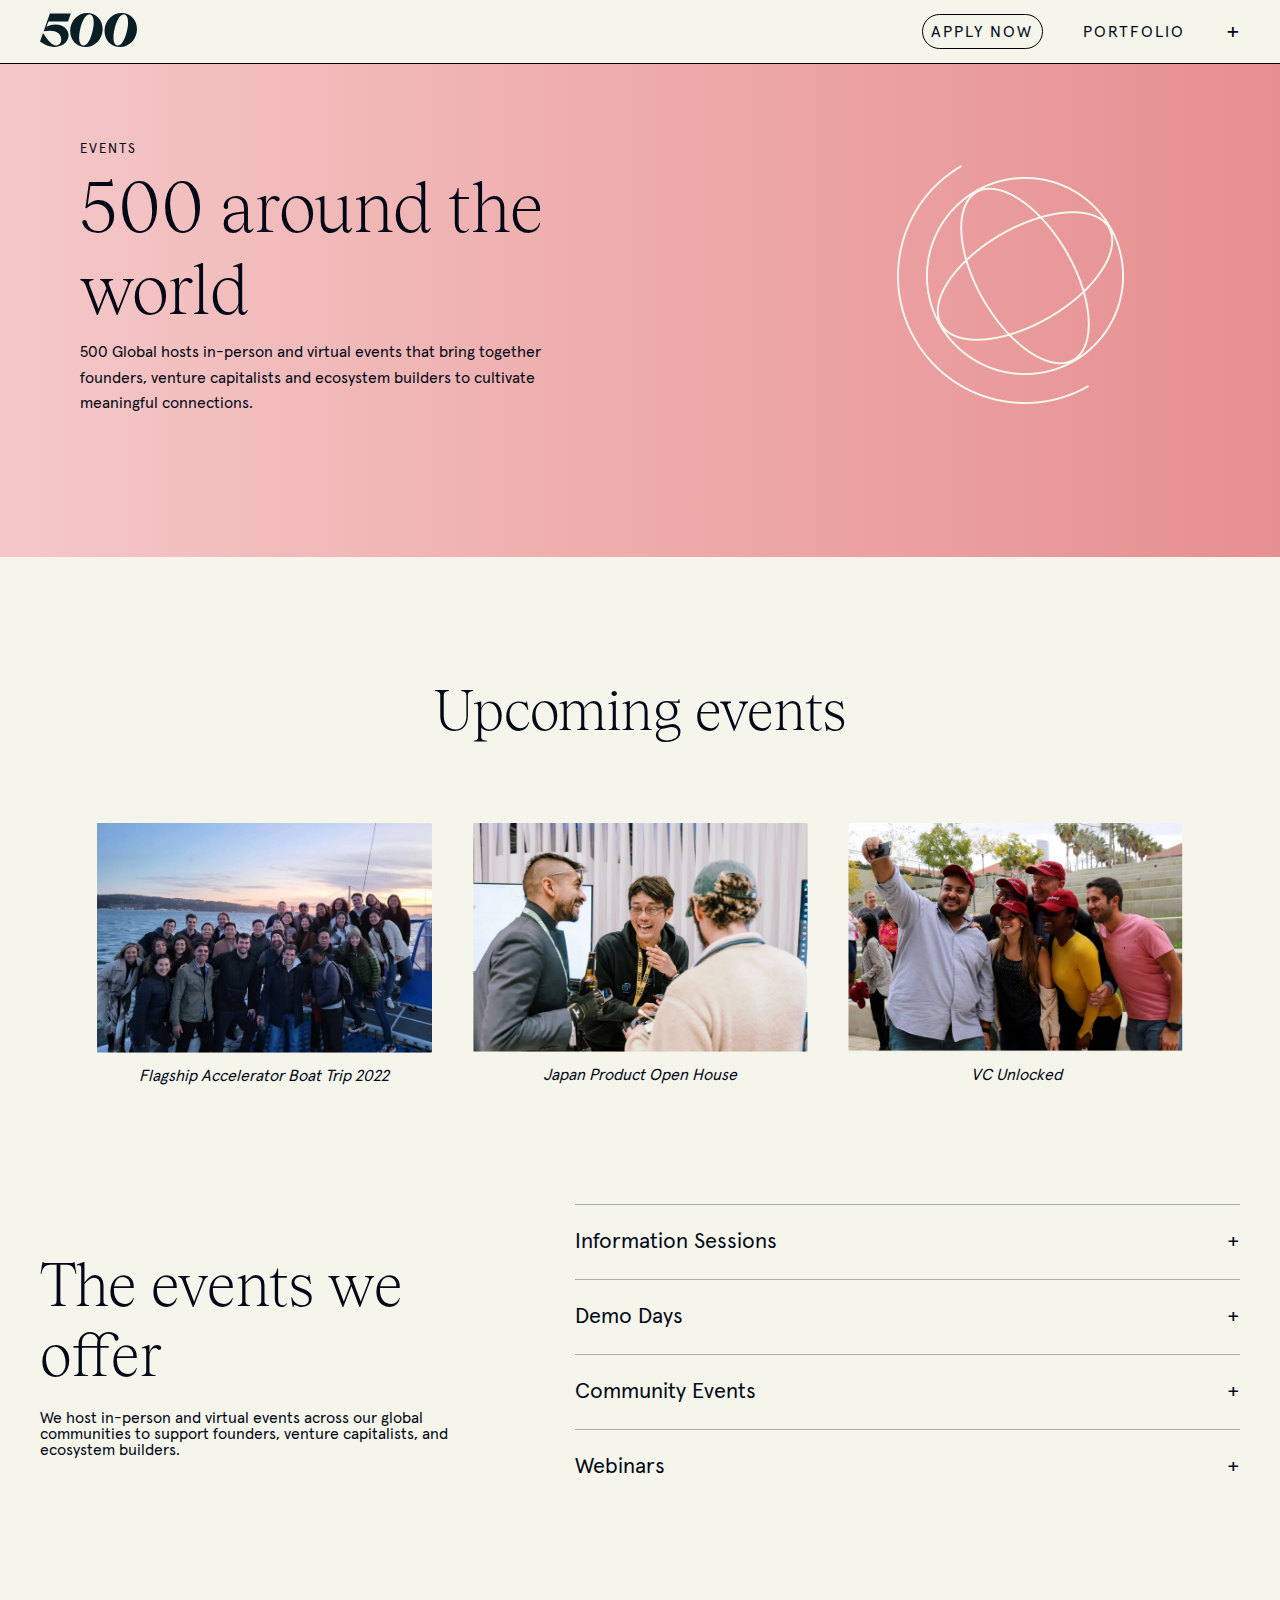
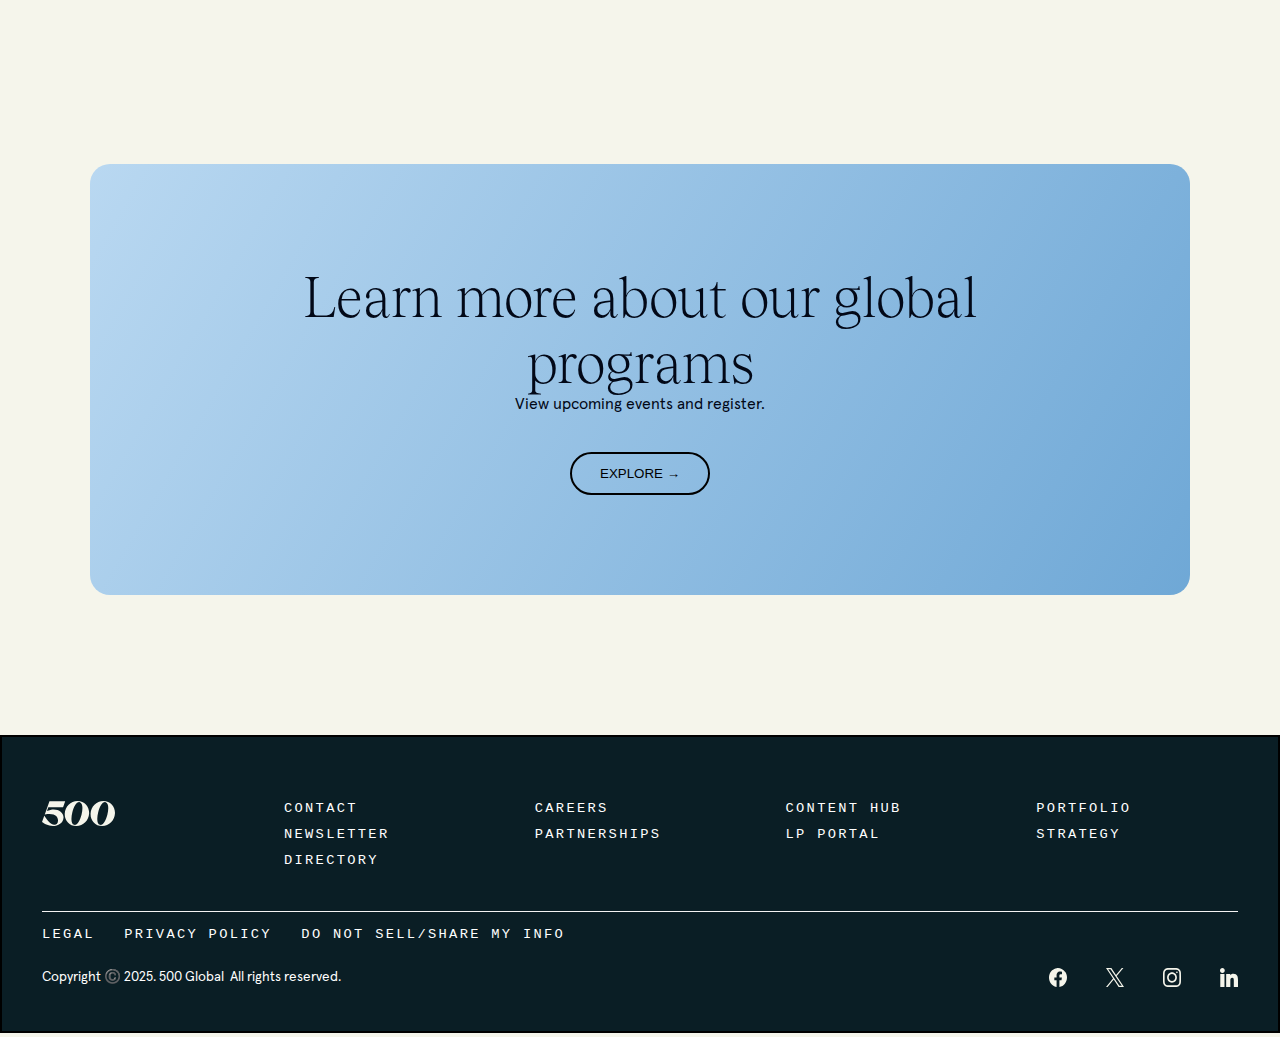
<file: mini-project/events.html>
<!DOCTYPE html>
<html lang="en">
<head>
<meta charset="UTF-8" />
<meta name="viewport" content="width=device-width, initial-scale=1.0"/>
<title>Events</title>

<link href="https://fonts.googleapis.com/css2?family=Playfair+Display:wght@400;600&family=Inter:wght@300;400;500&display=swap" rel="stylesheet">
<link href="events.css" rel="stylesheet">

</head>
<input type="checkbox" id="menu-toggle">
    <header class="head position">
        <div class="container">
          <a class="flex first_item" href="index.html">
            <img class="logo" src="logo.svg">
          </a>
          <div class="flex second_item">
            <a class="apply" href="apply.html">APPLY NOW</a>
            <a href="" class="port">PORTFOLIO</a>
            <label for="menu-toggle" class="nav-bar">+</label>
          </div>
        </div>
    </header>
    <section class="menu">
        <section class="grid-child">
                <div class="same-box">
                    <p>FOR FOUNDERS</p>
                    <a href="#">   <h6>Founder Programs</h6> </a>
                </div>
                <div class="same-box">
                    <p>FOR INVESTERS</p>
                    <a href="">  <h6>Strategy</h6> </a>
                    <a href="education.html"> <h6>Education Programs</h6> </a>
                </div>
                <div class="same-box">
                    <p>FOR ENABLERS</p>
                    <a> <h6>Sustainable Growth</h6> 
                    </a>
                </div>
                <div class="same-box">
                   <p>INSIGHTS</p>
                   <a href="content-hub.html"> <h6>Content Hub</h6> </a>
                    <a> <h6>Rise Report</h6> </a>
                    <a> <h6>Press</h6> </a>
                </div>
                <div class="same-box">
                    <p>COMMUNITY</p>
                <a href="events.html">  <h6>Events</h6> </a>
                <a>  <h6>Partnerships</h6> </a>
                </div>
                <div class="same-box">
                    <p>ABOUT</p>
                 <a> <h6>People</h6> </a>
                 <a> <h6>Ethos</h6> </a>
                 <a href="history.html"> <h6>History </h6> </a>
                </div>
        </section>
    </section>
    
<section class="hero">
  <div>
    <small>EVENTS</small>
    <h1>500 around the world</h1>
    <p>
      500 Global hosts in-person and virtual events that bring together founders,
      venture capitalists and ecosystem builders to cultivate meaningful connections.
    </p>
  </div>
  <div class="image">
    <img src="events.webp">
  </div>
</section>
<h2 class="section-title">Upcoming events</h2>
<div class="container gallery">
  <div class="card">
    <img src="assets-events-history/event1.png">
    <p>Flagship Accelerator Boat Trip 2022</p>
  </div>
  <div class="card">
    <img src="assets-events-history/event2.png">
    <p>Japan Product Open House</p>
  </div>
  <div class="card">
    <img src="assets-events-history/event3.png">
    <p>VC Unlocked</p>
  </div>
</div>
<section class="offer container">
  <div>
    <h2>The events we offer</h2>
    <p>
      We host in-person and virtual events across our global communities to
      support founders, venture capitalists, and ecosystem builders.
    </p>
  </div>
  <div>
    <div class="accordion-item">
      <div class="accordion-header">Information Sessions <span>+</span></div>
      <div class="accordion-content">Learn about programs before applying.</div>
    </div>
    <div class="accordion-item">
      <div class="accordion-header">Demo Days <span>+</span></div>
      <div class="accordion-content">Startups showcase innovations.</div>
    </div>
    <div class="accordion-item">
      <div class="accordion-header">Community Events <span>+</span></div>
      <div class="accordion-content">Networking and meetups.</div>
    </div>
    <div class="accordion-item">
      <div class="accordion-header">Webinars <span>+</span></div>
      <div class="accordion-content">Virtual expert sessions.</div>
    </div>
  </div>
</section>
<div class="cta">
  <h2>Learn more about our global programs</h2>
  <p>View upcoming events and register.</p>
  <button>EXPLORE →</button>
</div>
<footer>
        <div class="grand-parent">
          <div class="parent-1">
             <div class="child1">
               <img loading="lazy" width="244px" height="76.8px" src="download.svg">
             </div>
             <div class="child2 grid-container">
                 <a href="contact.html" target="_blank" class="green-hov">Contact</a>
                 <a href="" class="green-hov">Careers</a>
                 <a href="" class="green-hov">Content Hub</a>
                 <a href="" class="green-hov">Portfolio</a>
                 <a href="news.html" class="green-hov">Newsletter</a>
                 <a href="" class="green-hov">Partnerships</a>
                 <a href="" class="green-hov">LP Portal</a>
                 <a href="" class="green-hov">Strategy</a>
                 <a href="" class="green-hov">Directory</a>
              </div>
          </div>
          <div class="parent-2">
            <section class="parent2-1st-child anchor">
                <a href="" class="green-hov">LEGAL</a>
                <a href="" class="green-hov">PRIVACY POLICY</a>
                <a href="" class="green-hov">DO  NOT SELL/SHARE  MY  INFO</a>
            </section>
            <section class="parent2-2nd-child">
               <span>Copyright ©️ 2025. 500 Global &nbsp;All rights reserved.</span>
               <div class="social-media-icons">
                 <a href="" class="icon">
                    <img loading="lazy" src="icons/facebook.svg" width="18.5" height="18.5">
                 </a>
                 <a href="" class="icon" >
                    <img loading="lazy" src="icons/twitter.svg" width="18.5" height="18.5">
                 </a>
                 <a href="" class="icon">
                    <img loading="lazy" src="icons/instagram.svg" width="18.5" height="18.5">
                 </a>
                 <a href="" class="icon">
                    <img loading="lazy" src="icons/link.svg" width="18.5" height="18.5">
                 </a>
               </div>
            </section>
            
          </div>

        </div>
    </footer>
<script>
document.querySelectorAll('.accordion-header').forEach(h=>{
  h.onclick=()=>{
    const c=h.nextElementSibling
    const open=c.style.display==='block'
    document.querySelectorAll('.accordion-content').forEach(x=>x.style.display='none')
    c.style.display=open?'none':'block'
  }
})
</script>
</body>
</html>
</file>
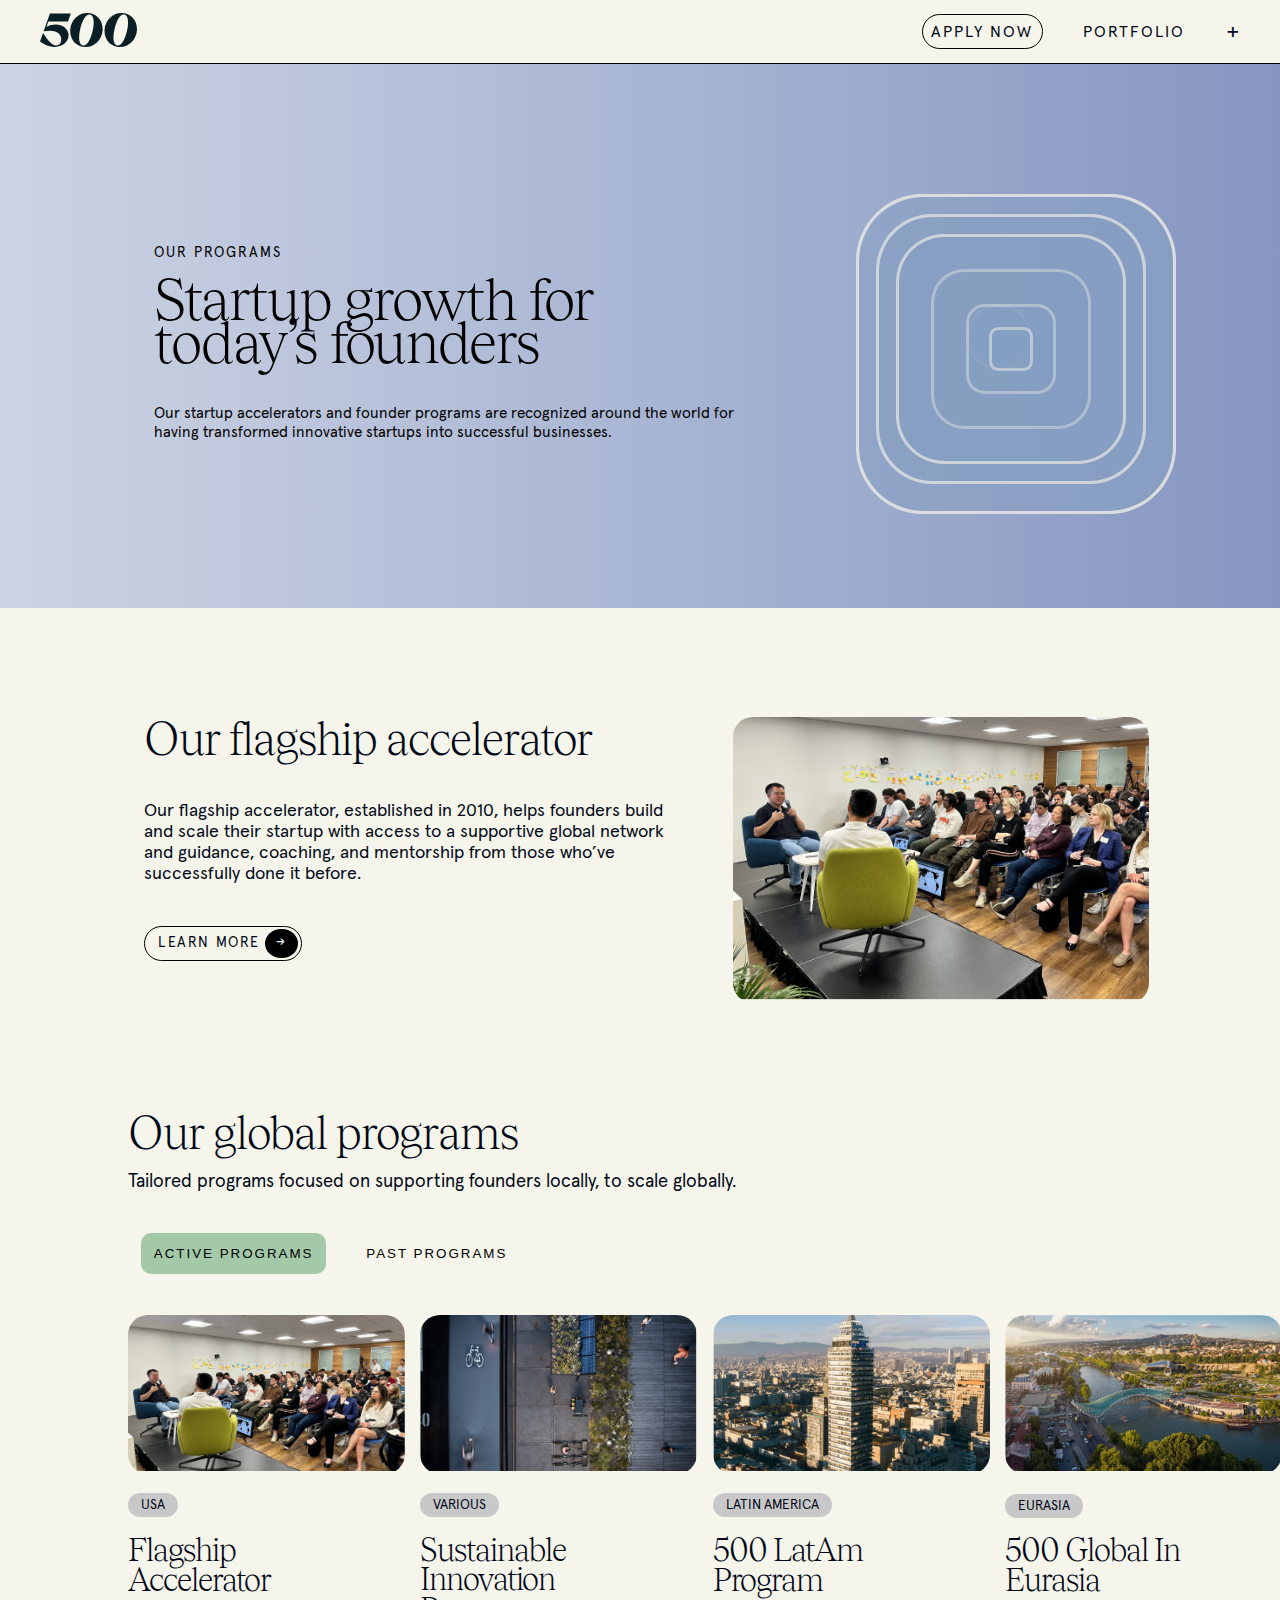
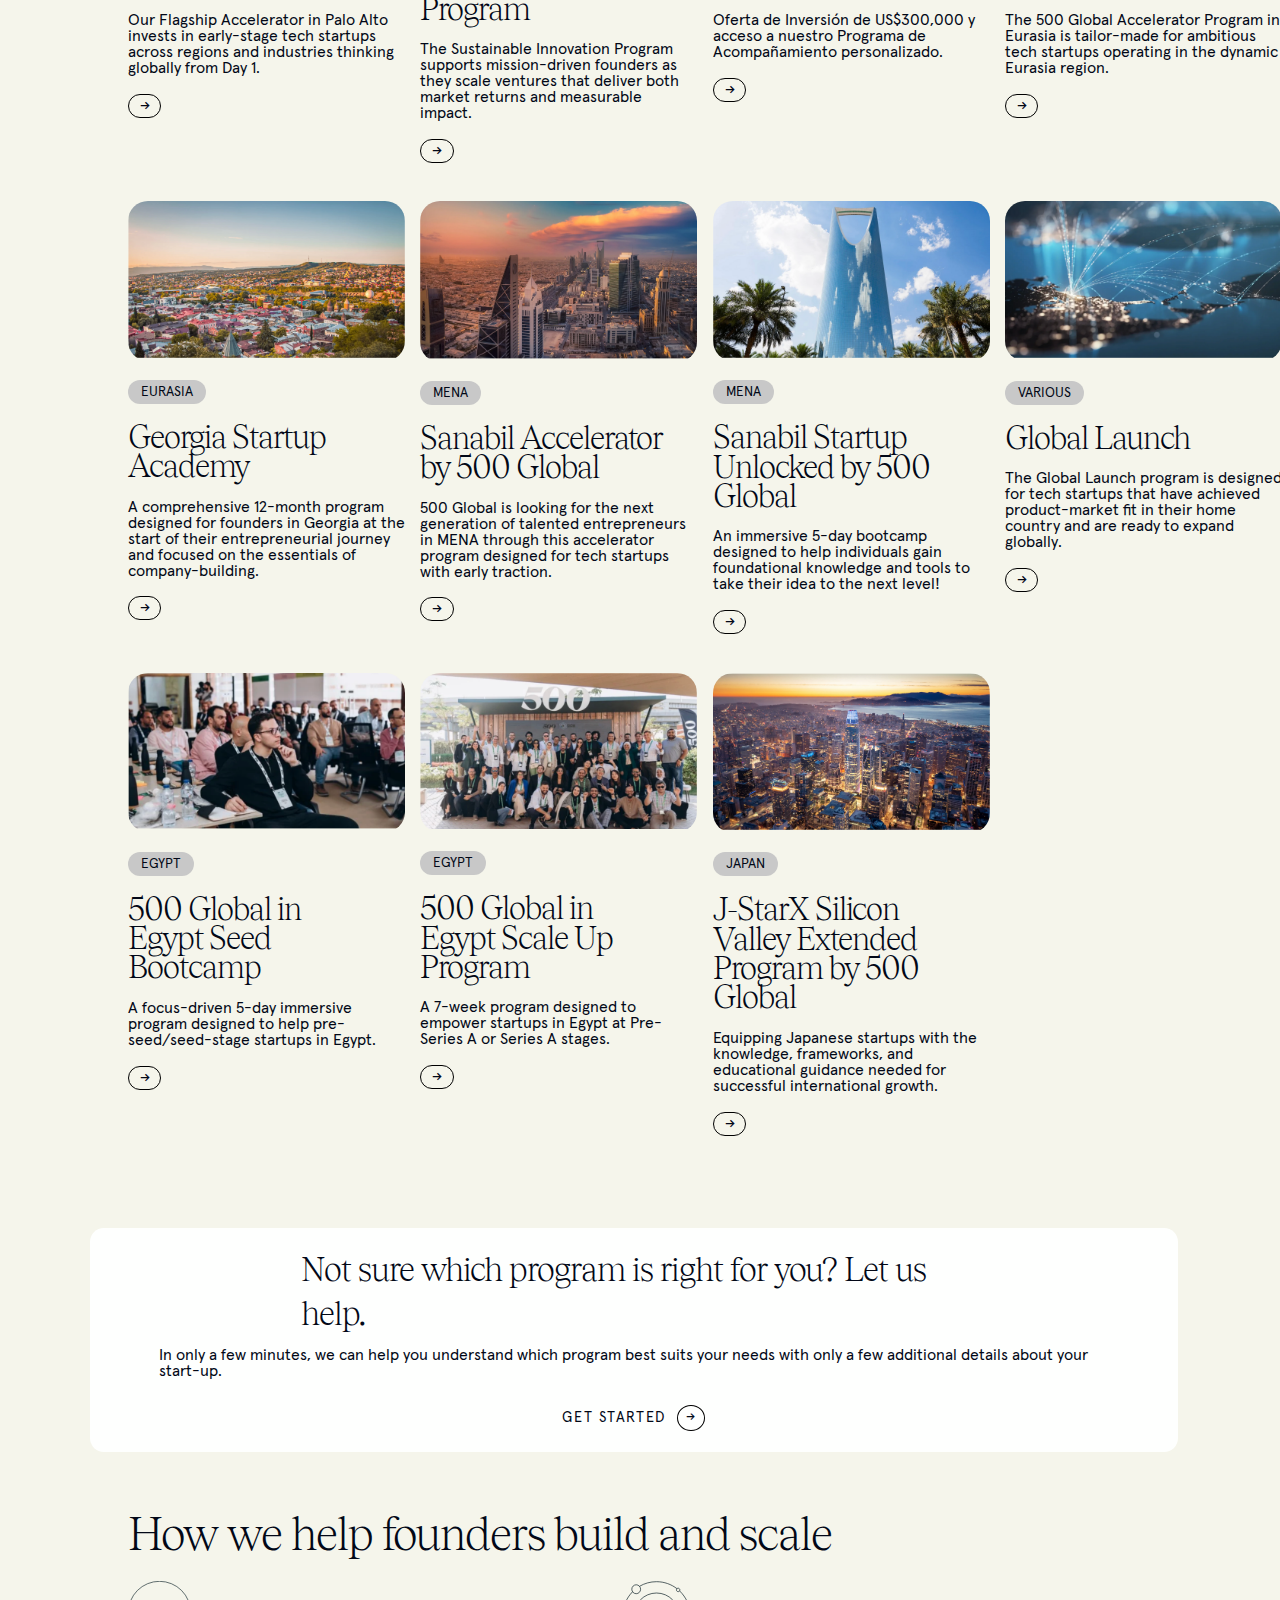
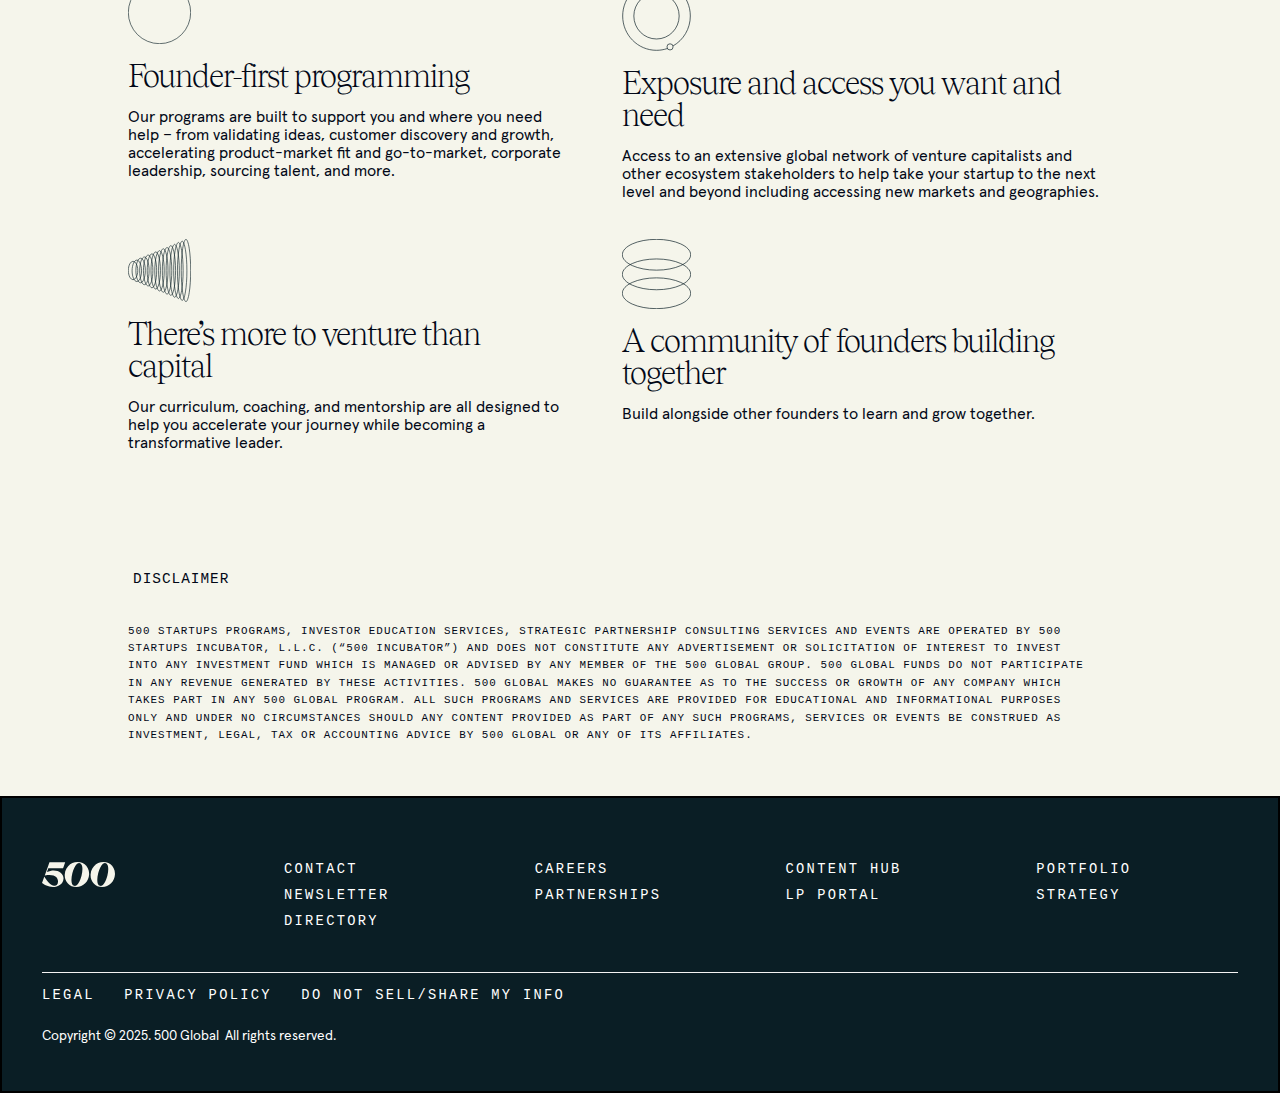
<file: mini-project/founder.html>
<!DOCTYPE html>
<html lang="en">
<head>
    <meta charset="UTF-8">
    <meta name="viewport" content="width=device-width, initial-scale=1.0">
    <title>Document</title>
    <link rel="stylesheet" href="founder.css">
</head>
<body>
   <input type="checkbox" id="menu-toggle">
    <header class="head position">
        <div class="container">
          <a class="flex first_item" href="index.html">
            <img class="logo" src="logo.svg">
          </a>
          <div class="flex second_item">
            <a class="apply" href="apply.html">APPLY NOW</a>
            <a href="" class="port">PORTFOLIO</a>
            <label for="menu-toggle" class="nav-bar">+</label>
          </div>
        </div>
    </header>
    <section class="menu">
        <section class="grid-child">
                <div class="same-box">
                    <p>FOR FOUNDERS</p>
                    <a href="#">   <h6>Founder Programs</h6> </a>
                </div>
                <div class="same-box">
                    <p>FOR INVESTERS</p>
                    <a href="">  <h6>Strategy</h6> </a>
                    <a href="education.html"> <h6>Education Programs</h6> </a>
                </div>
                <div class="same-box">
                    <p>FOR ENABLERS</p>
                    <a> <h6>Sustainable Growth</h6> 
                    </a>
                </div>
                <div class="same-box">
                   <p>INSIGHTS</p>
                   <a href="content-hub.html"> <h6>Content Hub</h6> </a>
                    <a> <h6>Rise Report</h6> </a>
                    <a> <h6>Press</h6> </a>
                </div>
                <div class="same-box">
                    <p>COMMUNITY</p>
                <a href="events.html">  <h6>Events</h6> </a>
                <a>  <h6>Partnerships</h6> </a>
                </div>
                <div class="same-box">
                    <p>ABOUT</p>
                 <a> <h6>People</h6> </a>
                 <a> <h6>Ethos</h6> </a>
                 <a href="history.html"> <h6>History </h6> </a>
                </div>
        </section>
    </section>
    

    <main class="main1">
      <section class="founder-hero">
        <div class="content">
          <span>OUR PROGRAMS</span>
          <h1>Startup growth for today’s founders</h1>
          <p>
           Our startup accelerators and founder programs are recognized around the world for having transformed innovative startups into successful businesses. 
          </p>
        </div>
       <div class="Circle sphere-container">
         <div class="sphere">
    <!-- negative side of the axis -->
      <div class="ring ring1"> </div>
           <div class="ring ring-4"></div>
           <!-- <div class="ring ring-3"></div> -->
          <div class="ring ring-2"></div>
          <div class="ring ring-1"></div>
    <!-- positive side of the axis  -->
          <div class="ring ring1"> </div>
           <div class="ring ring2"></div>
           <div class="ring ring3"></div>
          <div class="ring ring4"></div>
          <div class="ring ring5"></div>
          <div class="ring ring6"></div>
         </div>
        </div>
        </section>
    </main>

    <main class="main2">
        <section class="main2-sect-1 margin">
            <div class="first-item">
                <h2>Our flagship accelerator</h2>
                <span>Our flagship accelerator, established in 2010, helps founders build and scale their startup with access to a supportive global network and guidance, coaching, and mentorship from those who’ve successfully done it before.</span>

                <a href="" style="text-decoration: none;color: inherit;" class="anchor">
                    <span>LEARN MORE</span>
                    <span class="arrow">→</span>
                </a>
            </div>
            <div class="second-item zoom change-title">
                <img src="assests-founder-page/founder1.png">
            </div>
        </section>

        <section class="main2-sect-2 margin">
            <div class="first-child">
                <h2>Our global programs</h2>
                <span>Tailored programs focused on supporting founders locally, to scale globally.</span>
            </div>
            <div class="second-child">
                <div class="button">
                    <button class="default-green">ACTIVE PROGRAMS</button> 
                </div>
                <div class="button"> 
                     <button class="btn">PAST PROGRAMS</button> 
                 </div>
                
            </div>
            <div class="grid-layout">
                <div class="grid-child1 hover">
                    <div class="zoom1 zoom"> 
                        <img src="assests-founder-page/card1.png"> 
                    </div>
                  <section class="about-card">
                    <div class="greybox"> <span>USA</span> </div>
                    <h2>Flagship Accelerator</h2>
                    <span>Our Flagship Accelerator in Palo Alto invests in early-stage tech startups across regions and industries thinking globally from Day 1.</span>
                    <div class="whitebox"><a > → </a></div>
                  </section>

                </div>
                <div class="grid-child2 hover">
                    <div class="zoom2 zoom"> 
                        <img src="assests-founder-page/card2.png" > 
                    </div>
                  <section class="about-card">
                    <div class="greybox"> <span>VARIOUS</span> </div>
                    <h2>Sustainable Innovation Program</h2>
                    <span>The Sustainable Innovation Program supports mission-driven founders as they scale ventures that deliver both market returns and measurable impact.</span>
                    <div class="whitebox"><a > → </a></div>
                  </section>
                </div>

                <div class="grid-child3 hover">
                    <div class="zoom3 zoom"> 
                        <img src="assests-founder-page/card3.png"> 
                    </div>
                  <section class="about-card">
                    <div class="greybox"> <span>LATIN AMERICA</span> </div>
                    <h2>500 LatAm Program</h2>
                    <span>Oferta de Inversión de US$300,000 y acceso a nuestro Programa de Acompañamiento personalizado.</span>
                    <div class="whitebox"><a > → </a></div>
                  </section>
                </div>

                <div class="grid-child4 hover">
                     <div class="zoom4 zoom"> 
                        <img src="assests-founder-page/card4.png" > 
                    </div>
                    <section class="about-card">
                    <div class="greybox"> <span>EURASIA</span> </div>
                    <h2>500 Global In Eurasia</h2>
                    <span>The 500 Global Accelerator Program in Eurasia is tailor-made for ambitious tech startups operating in the dynamic Eurasia region.</span>
                    <div class="whitebox"><a > → </a></div>
                  </section>
                </div>

                <div class="grid-child5 hover">
                    <div class="zoom4 zoom"> 
                        <img src="assests-founder-page/card5.png" >
                    </div>
                  <section class="about-card">
                    <div class="greybox"> <span>EURASIA</span> </div>
                    <h2>Georgia Startup Academy</h2>
                    <span>A comprehensive 12-month program designed for founders in Georgia at the start of their entrepreneurial journey and focused on the essentials of company-building.</span>
                    <div class="whitebox"><a > → </a></div>
                  </section>
                </div>
                <div class="grid-child6 hover">
                    <div class="zoom6 zoom"> 
                        <img src="assests-founder-page/card6.png">
                    </div>
                  <section class="about-card">
                    <div class="greybox"> <span>MENA</span> </div>
                    <h2>Sanabil Accelerator by 500 Global</h2>
                    <span>500 Global is looking for the next generation of talented entrepreneurs in MENA through this accelerator program designed for tech startups with early traction.</span>
                    <div class="whitebox"><a > → </a></div>
                  </section>
                    
                </div>
                <div class="grid-child7 hover">
                    <div class="zoom6 zoom"> 
                        <img src="assests-founder-page/card7.png" >
                    </div>
                  <section class="about-card">
                    <div class="greybox"> <span>MENA</span> </div>
                    <h2>Sanabil Startup Unlocked by 500 Global</h2>
                    <span>An immersive 5-day bootcamp designed to help individuals gain foundational knowledge and tools to take their idea to the next level!</span>
                    <div class="whitebox"><a > → </a></div>
                  </section>
                </div>

                <div class="grid-child8 hover">
                    <div class="zoom2 zoom"> 
                        <img src="assests-founder-page/card8.png" >
                    </div>
                  <section class="about-card">
                    <div class="greybox"> <span>VARIOUS</span> </div>
                    <h2>Global Launch</h2>
                    <span>The Global Launch program is designed for tech startups that have achieved product-market fit in their home country and are ready to expand globally.</span>
                    <div class="whitebox"><a > → </a></div>
                  </section>
                </div>
                <div class="grid-child9 hover">
                   <div class="zoom9 zoom"> 
                     <img src="assests-founder-page/card9.png">
                    </div>
                   <section class="about-card">
                    <div class="greybox"> <span>EGYPT</span> </div>
                    <h2>500 Global in Egypt Seed Bootcamp</h2>
                    <span>A focus-driven 5-day immersive program designed to help pre-seed/seed-stage startups in Egypt.</span>
                    <div class="whitebox"><a > → </a></div>
                  </section>
                </div>
                <div class="grid-child10 hover">
                    <div class="zoom9 zoom"> 
                        <img src="assests-founder-page/card10.png">
                    </div>
                  <section class="about-card">
                    <div class="greybox"> <span>EGYPT</span> </div>
                    <h2>500 Global in Egypt Scale Up Program</h2>
                    <span>A 7-week program designed to empower startups in Egypt at Pre-Series A or Series A stages.</span>
                    <div class="whitebox"><a > → </a></div>
                  </section>
                </div>
                <div class="grid-child11 hover">
                   <div class="zoom11 zoom"> 
                     <img src="assests-founder-page/card11.png">
                    </div>
                  <section class="about-card">
                    <div class="greybox"> <span>JAPAN</span> </div>
                    <h2>J-StarX Silicon Valley Extended Program by 500 Global</h2>
                    <span>Equipping Japanese startups with the knowledge, frameworks, and educational guidance needed for successful international growth.</span>
                    <div class="whitebox"><a > → </a></div>
                  </section>

                    
                </div>
            </div>

        </section>

        <section class="main2-sect-3 margin">
            <div class="lets-help1 flex-col">
                <h2>Not sure which program is right for you? Let us help.</h2>
                <span>In only a few minutes, we can help you understand which program best suits your needs with only a few additional details about your start-up.</span>
                <a >
                    <span >GET STARTED</span> 
                    <span class="started-arrow ">→</span> 
                </a>
            </div>
            <div class="lets-help2 flex-col">
                <h2>How we help founders build and scale</h2>
                <div class="grid-parent">
                    <div class="grid-item1 items">
                        <img src="assests-founder-page/grid1.svg" id="img1">
                        <h2>Founder-first programming</h2>
                        <span>
                            Our programs are built to support you and where you need help – from validating ideas, customer discovery and growth, accelerating product-market fit and go-to-market, corporate leadership, sourcing talent, and more.
                        </span>

                    </div>
                    <div class="grid-item2 items">
                        <img src="assests-founder-page/grid2.svg" id="img2">
                        <h2>Exposure and access you want and need</h2>
                        <span>Access to an extensive global network of venture capitalists and other ecosystem stakeholders to help take your startup to the next level and beyond including accessing new markets and geographies.</span>

                    </div>
                    <div class="grid-item3 items">
                        <img src="assests-founder-page/grid3.svg" >
                        <h2>There’s more to venture than capital</h2>
                        <span>Our curriculum, coaching, and mentorship are all designed to help you accelerate your journey while becoming a transformative leader.</span>

                    </div>
                    <div class="grid-item4 items">
                        <img src="assests-founder-page/grid4.svg">
                        <h2>A community of founders building together</h2>
                        <span>Build alongside other founders to learn and grow together.</span>

                    </div>
                </div>

            </div>
        </section>

        <section class="main2-sect-4 margin">
            <div class="topic">
                <span>DISCLAIMER</span>
            </div>
            <div class="disclaim">
                <span>
                    500 STARTUPS PROGRAMS, INVESTOR EDUCATION SERVICES, STRATEGIC PARTNERSHIP CONSULTING SERVICES AND EVENTS ARE OPERATED BY 500 STARTUPS INCUBATOR, L.L.C. (“500 INCUBATOR”) AND DOES NOT CONSTITUTE ANY ADVERTISEMENT OR SOLICITATION OF INTEREST TO INVEST INTO ANY INVESTMENT FUND WHICH IS MANAGED OR ADVISED BY ANY MEMBER OF THE 500 GLOBAL GROUP. 500 GLOBAL FUNDS DO NOT PARTICIPATE IN ANY REVENUE GENERATED BY THESE ACTIVITIES. 500 GLOBAL MAKES NO GUARANTEE AS TO THE SUCCESS OR GROWTH OF ANY COMPANY WHICH TAKES PART IN ANY 500 GLOBAL PROGRAM. ALL SUCH PROGRAMS AND SERVICES ARE PROVIDED FOR EDUCATIONAL AND INFORMATIONAL PURPOSES ONLY AND UNDER NO CIRCUMSTANCES SHOULD ANY CONTENT PROVIDED AS PART OF ANY SUCH PROGRAMS, SERVICES OR EVENTS BE CONSTRUED AS INVESTMENT, LEGAL, TAX OR ACCOUNTING ADVICE BY 500 GLOBAL OR ANY OF ITS AFFILIATES.
                </span>
            </div>

        </section>
    </main>
    



    <footer>
        <div class="grand-parent">
          <div class="parent-1">
             <div class="child1">
               <img loading="lazy" width="244px" height="76.8px" src="download.svg">
             </div>
             <div class="child2 grid-container">
                 <a href="contact.html" target="_blank" class="green-hov">Contact</a>
                 <a href="" class="green-hov">Careers</a>
                 <a href="" class="green-hov">Content Hub</a>
                 <a href="" class="green-hov">Portfolio</a>
                 <a href="news.html" class="green-hov">Newsletter</a>
                 <a href="" class="green-hov">Partnerships</a>
                 <a href="" class="green-hov">LP Portal</a>
                 <a href="" class="green-hov">Strategy</a>
                 <a href="" class="green-hov">Directory</a>
              </div>
          </div>
          <div class="parent-2">
            <section class="parent2-1st-child ">
                <a href="" class="green-hov">LEGAL</a>
                <a href="" class="green-hov">PRIVACY POLICY</a>
                <a href="" class="green-hov">DO  NOT SELL/SHARE  MY  INFO</a>
            </section>
            <section class="parent2-2nd-child">
               <span>Copyright © 2025. 500 Global &nbsp;All rights reserved.</span>
               <div class="social-media-icons">
                 <a href="" class="icon">
                    <img loading="lazy" src="icons/facebook.svg" width="18.5" height="18.5">
                 </a>
                 <a href="" class="icon" >
                    <img loading="lazy" src="icons/twitter.svg" width="18.5" height="18.5">
                 </a>
                 <a href="" class="icon">
                    <img loading="lazy" src="icons/instagram.svg" width="18.5" height="18.5">
                 </a>
                 <a href="" class="icon">
                    <img loading="lazy" src="icons/link.svg" width="18.5" height="18.5">
                 </a>
               </div>
            </section>
            
          </div>

        </div>
    </footer>
    <script>
       document.querySelectorAll(".btn",".btn1").forEach(function (button) {
        button.addEventListener("click", function () {
          this.classList.toggle("clicked");
         });
        });

    </script>
</body>
</html>
</file>
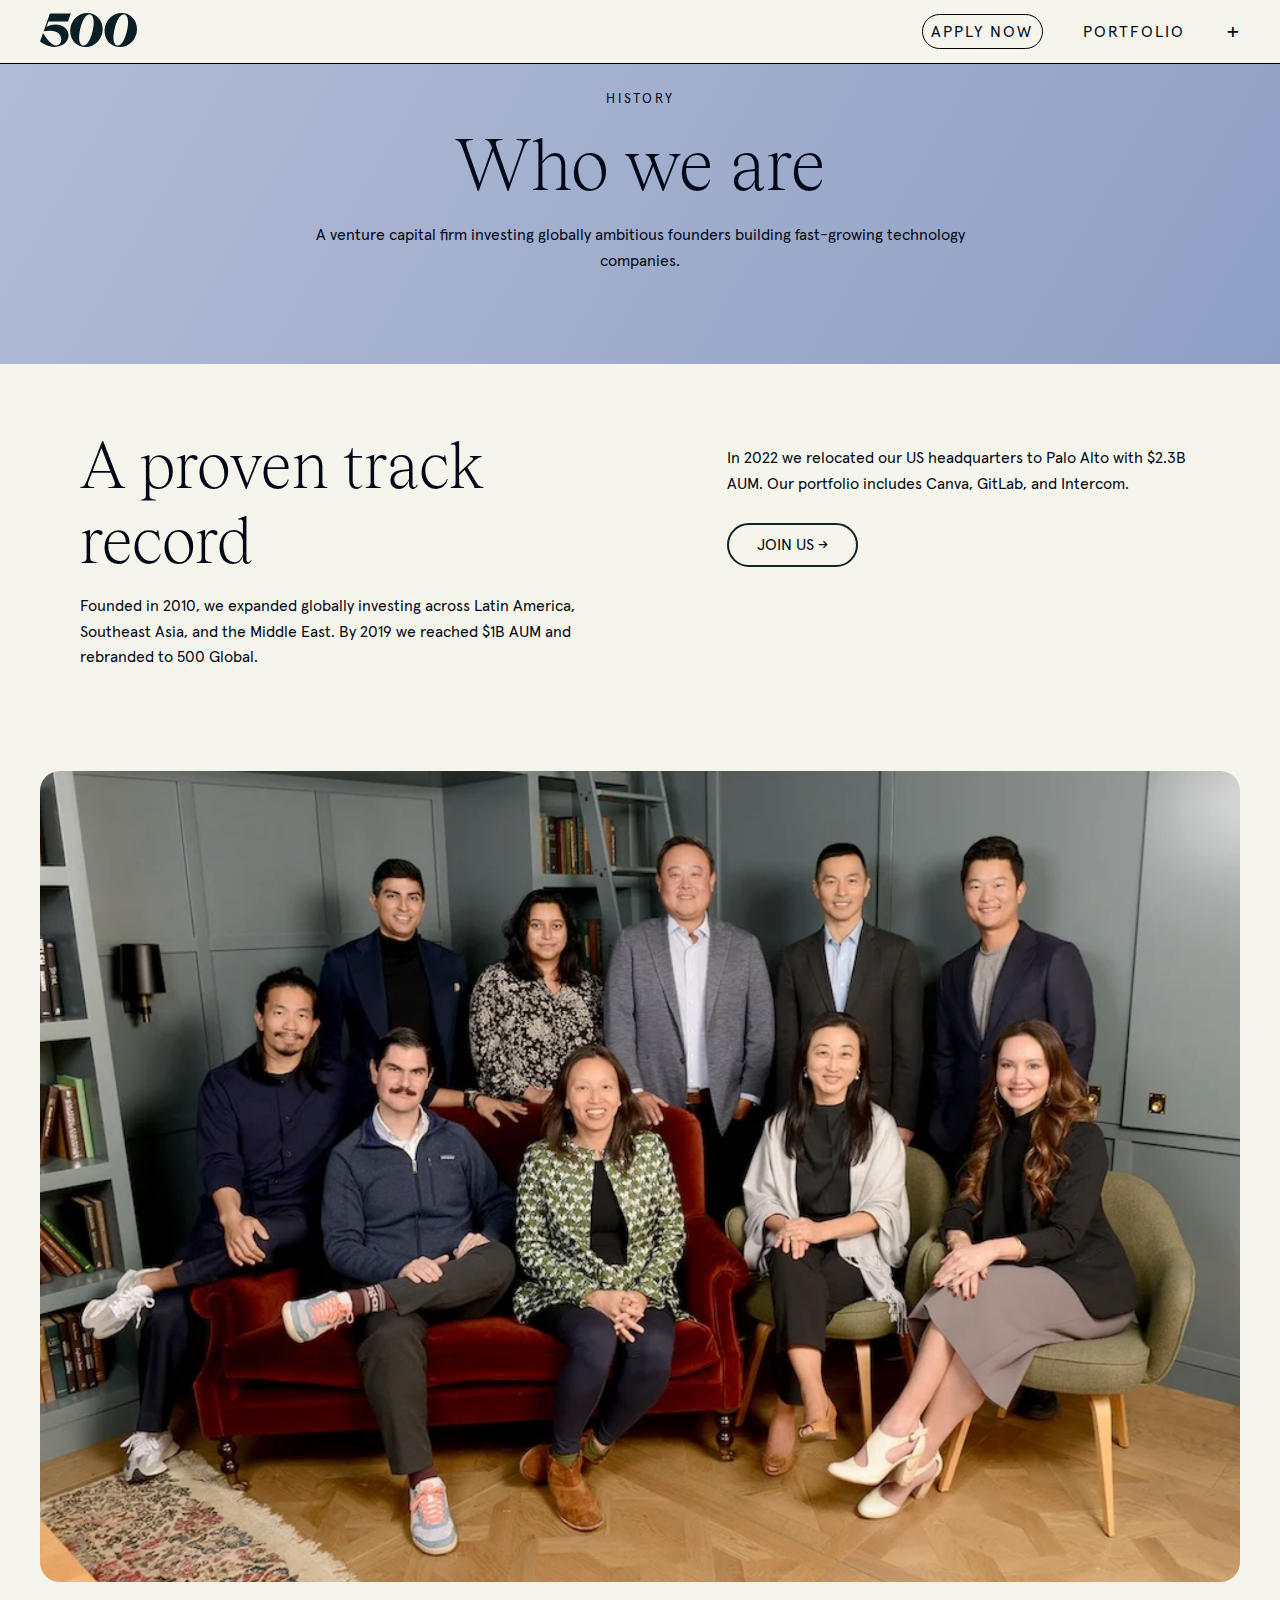
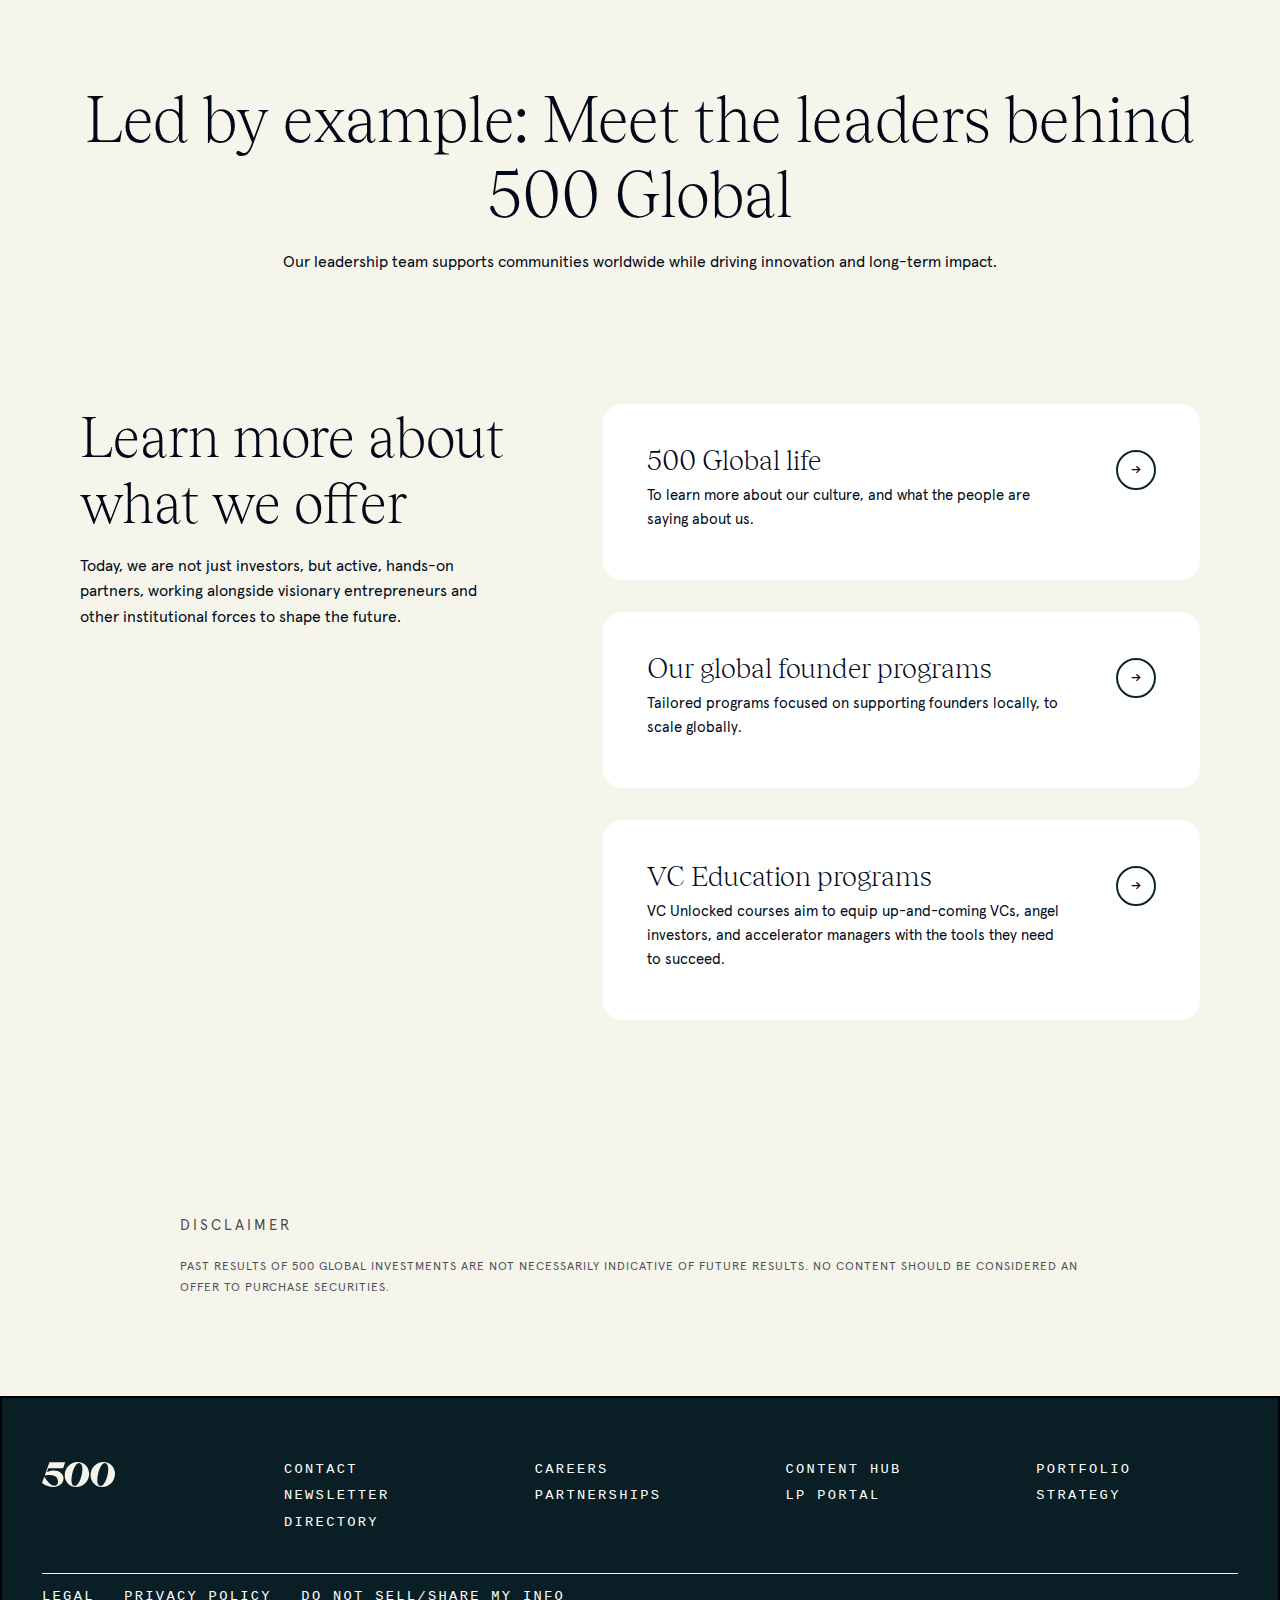
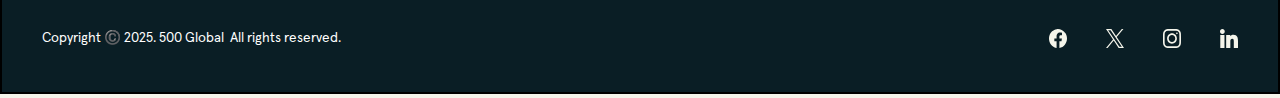
<file: mini-project/history.html>
<!DOCTYPE html>
<html lang="en">
<head>
<meta charset="UTF-8">
<meta name="viewport" content="width=device-width, initial-scale=1.0">
<link href="history.css" rel="stylesheet">
</head>
<body>
 <input type="checkbox" id="menu-toggle">
    <header class="head position">
        <div class="container">
          <a  href="index.html"class="flex first_item">
            <img class="logo" src="logo.svg">
          </a>
          <div class="flex second_item">
            <a class="apply" href="apply.html">APPLY NOW</a>
            <a href="" class="port">PORTFOLIO</a>
            <label for="menu-toggle" class="nav-bar">+</label>
          </div>
        </div>
    </header>
    <section class="menu">
        <section class="grid-child">
                <div class="same-box">
                    <p>FOR FOUNDERS</p>
                    <a href="#">   <h6>Founder Programs</h6> </a>
                </div>
                <div class="same-box">
                    <p>FOR INVESTERS</p>
                    <a href="">  <h6>Strategy</h6> </a>
                    <a href="education.html"> <h6>Education Programs</h6> </a>
                </div>
                <div class="same-box">
                    <p>FOR ENABLERS</p>
                    <a> <h6>Sustainable Growth</h6> 
                    </a>
                </div>
                <div class="same-box">
                   <p>INSIGHTS</p>
                   <a href="content-hub.html"> <h6>Content Hub</h6> </a>
                    <a> <h6>Rise Report</h6> </a>
                    <a> <h6>Press</h6> </a>
                </div>
                <div class="same-box">
                    <p>COMMUNITY</p>
                <a href="events.html">  <h6>Events</h6> </a>
                <a>  <h6>Partnerships</h6> </a>
                </div>
                <div class="same-box">
                    <p>ABOUT</p>
                 <a> <h6>People</h6> </a>
                 <a> <h6>Ethos</h6> </a>
                 <a href="history.html"> <h6>History </h6> </a>
                </div>
        </section>
    </section>
<section class="history">
<small>HISTORY</small>
<h1>Who we are</h1>
<p>A venture capital firm investing globally ambitious founders building fast-growing technology companies.</p>
</section>
<section class="section record">
<div>
<h2>A proven track record</h2>
<p>
Founded in 2010, we expanded globally investing across Latin America, Southeast Asia, and the Middle East.
By 2019 we reached $1B AUM and rebranded to 500 Global.
</p>
</div>
<div>
<p>
In 2022 we relocated our US headquarters to Palo Alto with $2.3B AUM.
Our portfolio includes Canva, GitLab, and Intercom.
</p>
<div class="btn">JOIN US →</div>
</div>
</section>
<div class="team">
<img src=mini_project_img.png>
</div>
<section class="section lead">
<h1>Led by example: Meet the leaders behind 500 Global</h1>
<p>
Our leadership team supports communities worldwide while driving innovation and long-term impact.
</p>
</section>
<section class="section offer">
    <div>
        <h2>Learn more about what we offer</h2>
        <p>
            Today, we are not just investors, but active, hands-on partners, working alongside visionary
            entrepreneurs and other institutional forces to shape the future.
        </p>
    </div>

    <div>
        <div class="box">
            <div>
                500 Global life
                <p>
                    To learn more about our culture, and what the people are saying about us.
                </p>
            </div>
            <div class="arrow">→</div>
        </div>

        <div class="box">
            <div>
                Our global founder programs
                <p>
                    Tailored programs focused on supporting founders locally, to scale globally.
                </p>
            </div>
            <div class="arrow">→</div>
        </div>

        <div class="box">
            <div>
                VC Education programs
                <p>
                    VC Unlocked courses aim to equip up-and-coming VCs, angel investors, and accelerator
                    managers with the tools they need to succeed.
                </p>
            </div>
            <div class="arrow">→</div>
        </div>
    </div>
</section>
<section class="disclaimer">
PAST RESULTS OF 500 GLOBAL INVESTMENTS ARE NOT NECESSARILY INDICATIVE OF FUTURE RESULTS.  
NO CONTENT SHOULD BE CONSIDERED AN OFFER TO PURCHASE SECURITIES.
</section>
<footer>
        <div class="grand-parent">
          <div class="parent-1">
             <div class="child1">
               <img loading="lazy" width="244px" height="76.8px" src="download.svg">
             </div>
             <div class="child2 grid-container">
                 <a href="contact.html" target="_blank" class="green-hov">Contact</a>
                 <a href="" class="green-hov">Careers</a>
                 <a href="" class="green-hov">Content Hub</a>
                 <a href="" class="green-hov">Portfolio</a>
                 <a href="" class="green-hov">Newsletter</a>
                 <a href="" class="green-hov">Partnerships</a>
                 <a href="" class="green-hov">LP Portal</a>
                 <a href="" class="green-hov">Strategy</a>
                 <a href="" class="green-hov">Directory</a>
              </div>
          </div>
          <div class="parent-2">
            <section class="parent2-1st-child anchor">
                <a href="" class="green-hov">LEGAL</a>
                <a href="" class="green-hov">PRIVACY POLICY</a>
                <a href="" class="green-hov">DO  NOT SELL/SHARE  MY  INFO</a>
            </section>
            <section class="parent2-2nd-child">
               <span>Copyright ©️ 2025. 500 Global &nbsp;All rights reserved.</span>
               <div class="social-media-icons">
                 <a href="" class="icon">
                    <img loading="lazy" src="icons/facebook.svg" width="18.5" height="18.5">
                 </a>
                 <a href="" class="icon" >
                    <img loading="lazy" src="icons/twitter.svg" width="18.5" height="18.5">
                 </a>
                 <a href="" class="icon">
                    <img loading="lazy" src="icons/instagram.svg" width="18.5" height="18.5">
                 </a>
                 <a href="" class="icon">
                    <img loading="lazy" src="icons/link.svg" width="18.5" height="18.5">
                 </a>
               </div>
            </section>
            
          </div>

        </div>
    </footer>
</body>
</html>
</file>
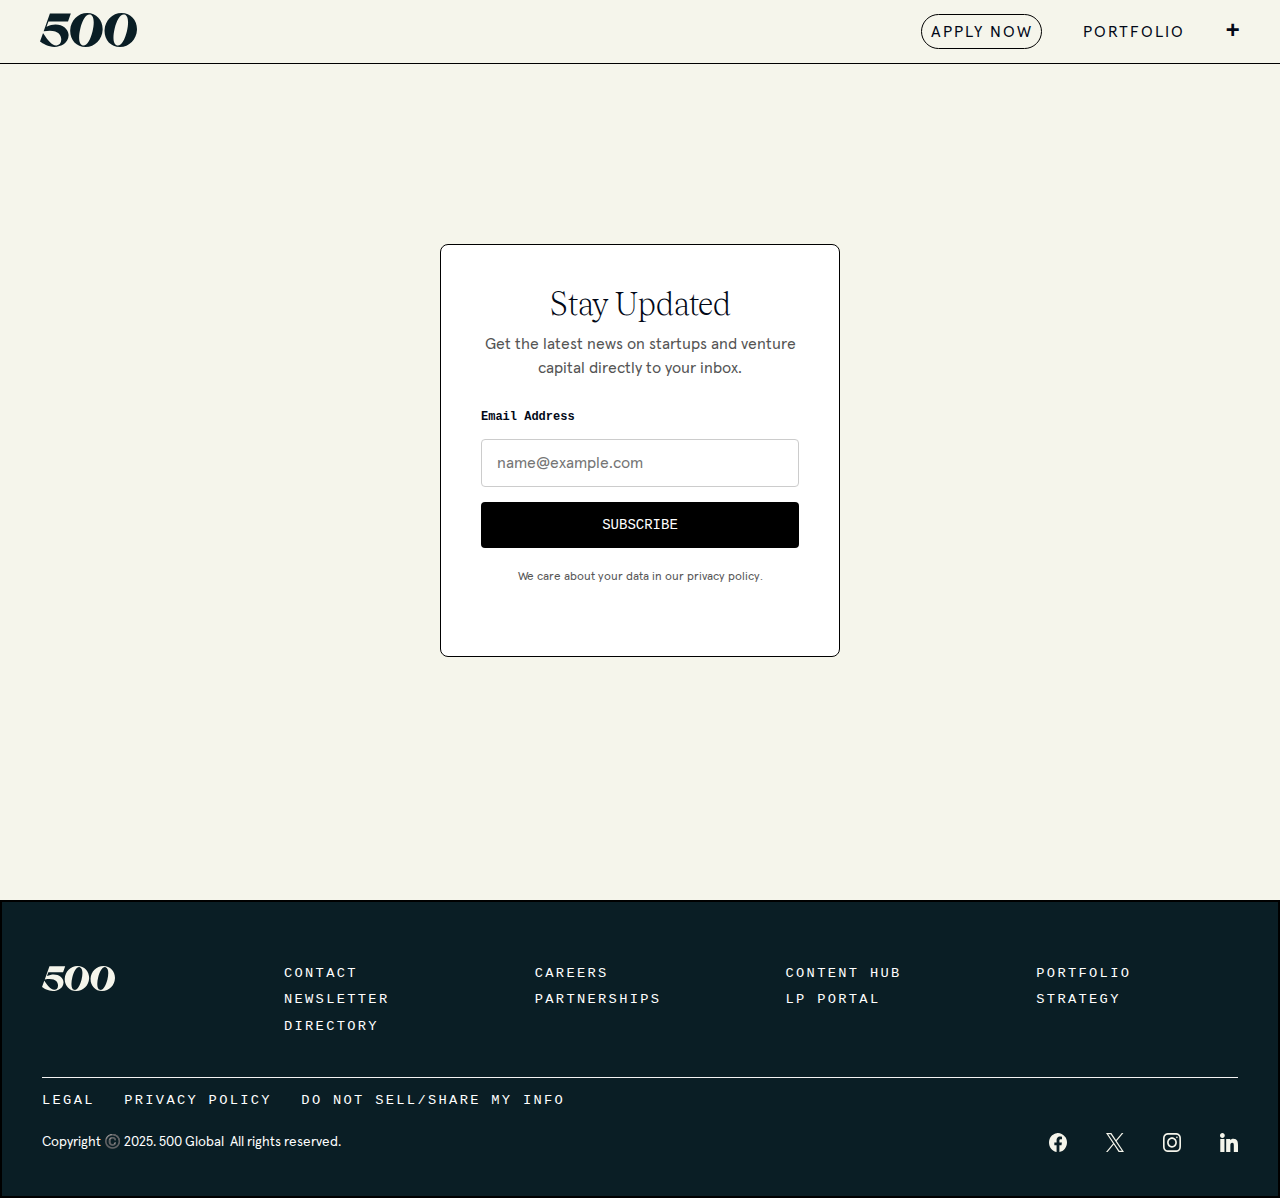
<file: mini-project/news.html>
<!DOCTYPE html>
<html lang="en">
<head>
    <meta charset="UTF-8">
    <meta name="viewport" content="width=device-width, initial-scale=1.0">
    <title>Newsletter - 500 Global</title>
    <link href="news.css" rel="stylesheet">
</head>
<body>
<input type="checkbox" id="menu-toggle">
    <header class="head position">
        <div class="container">
          <div class="flex first_item">
            <img class="logo" src="logo.svg">
          </div>
          <div class="flex second_item">
            <a class="apply" href="apply.html">APPLY NOW</a>
            <a href="#" class="port">PORTFOLIO</a>
            <label for="menu-toggle" class="nav-bar">+</label>
          </div>
        </div>
    </header>
    <section class="menu">
        <section class="grid-child">
                <div class="same-box">
                    <p>FOR FOUNDERS</p>
                    <a href="founder.html">   <h6>Founder Programs</h6> </a>
                </div>
                <div class="same-box">
                    <p>FOR INVESTERS</p>
                    <a href="">  <h6>Strategy</h6> </a>
                    <a href=""> <h6>Education Programs</h6> </a>
                </div>
                <div class="same-box">
                    <p>FOR ENABLERS</p>
                    <a> <h6>Sustainable Growth</h6> 
                    </a>
                </div>
                <div class="same-box">
                   <p>INSIGHTS</p>
                   <a href=""> <h6>Content Hub</h6> </a>
                    <a> <h6>Rise Report</h6> </a>
                    <a> <h6>Press</h6> </a>
                </div>
                <div class="same-box">
                    <p>COMMUNITY</p>
                <a href="">  <h6>Events</h6> </a>
                <a>  <h6>Partnerships</h6> </a>
                </div>
                <div class="same-box">
                    <p>ABOUT</p>
                 <a> <h6>People</h6> </a>
                 <a> <h6>Ethos</h6> </a>
                 <a href=""> <h6>History </h6> </a>
                </div>
        </section>
    </section>

    <main class="newsletter-page">
        
        <div class="newsletter-box">
            <h1>Stay Updated</h1>
            <p>Get the latest news on startups and venture capital directly to your inbox.</p>
            
            <form action="#" class="signup-form">
                <label for="email">Email Address</label>
                <input type="email" id="email" placeholder="name@example.com" required>
                
                <button type="submit">SUBSCRIBE</button>
            </form>
            
            <p class="small-text">We care about your data in our privacy policy.</p>
        </div>

    </main>
<footer>
        <div class="grand-parent">
          <div class="parent-1">
             <div class="child1">
               <img loading="lazy" width="244px" height="76.8px" src="download.svg">
             </div>
             <div class="child2 grid-container">
                 <a href="contact.html" target="_blank" class="green-hov">Contact</a>
                 <a href="" class="green-hov">Careers</a>
                 <a href="" class="green-hov">Content Hub</a>
                 <a href="" class="green-hov">Portfolio</a>
                 <a href="" class="green-hov">Newsletter</a>
                 <a href="" class="green-hov">Partnerships</a>
                 <a href="" class="green-hov">LP Portal</a>
                 <a href="" class="green-hov">Strategy</a>
                 <a href="" class="green-hov">Directory</a>
              </div>
          </div>
          <div class="parent-2">
            <section class="parent2-1st-child anchor">
                <a href="" class="green-hov">LEGAL</a>
                <a href="" class="green-hov">PRIVACY POLICY</a>
                <a href="" class="green-hov">DO  NOT SELL/SHARE  MY  INFO</a>
            </section>
            <section class="parent2-2nd-child">
               <span>Copyright ©️ 2025. 500 Global &nbsp;All rights reserved.</span>
               <div class="social-media-icons">
                 <a href="" class="icon">
                    <img loading="lazy" src="icons/facebook.svg" width="18.5" height="18.5">
                 </a>
                 <a href="" class="icon" >
                    <img loading="lazy" src="icons/twitter.svg" width="18.5" height="18.5">
                 </a>
                 <a href="" class="icon">
                    <img loading="lazy" src="icons/instagram.svg" width="18.5" height="18.5">
                 </a>
                 <a href="" class="icon">
                    <img loading="lazy" src="icons/link.svg" width="18.5" height="18.5">
                 </a>
               </div>
            </section>
            
          </div>

        </div>
    </footer>

</body>
</html>
</file>
<file: mini-project/style.css>
*{
    margin:0;
    padding:0;
    box-sizing:border-box;
    -webkit-font-smoothing: antialiased;

}

@font-face{
    font-family:'Apercu Pro';
    src: /* url(fonts/apercu-mono-regular-pro.woff2) format('woff2'), */
        url(fonts/apercu-regular-pro.woff2) format('woff2');
    font-weight:normal;
    font-style: normal;
}
@font-face{
    font-family:'Tobias';
    src: url(fonts/Tobias-Light.woff2) format('woff2');
    font-weight:800;

}
body{
    min-height: 100vh;
    color:hsl(222.2 84% 4.9%);
    font-family: Apercu Pro, sans-serif;
    letter-spacing: normal;
    font-style: normal;
}
body{
    display: block;
}

.head{
    --tw-bg-opacity: 1;
    background-color: rgb(245 245 235 / var(--tw-bg-opacity));
    border-bottom: 1px solid black;
    display:flex;
    justify-content:center;
    flex-grow: 1;
    width:100%;
    height:4rem;
    padding:16px 40px 16px 0px; 
}
.position{
    position:fixed; z-index: 800;
}
.container{
    display:flex;
    justify-content:space-between;
    align-items: center;
    width:100%;
}

.first_item img{
    margin-left: 40px;
    margin-right: 40px;
    width:97px;
    height:auto;
    max-width:100%;
}
.second_item{
    display:flex;
    gap:2rem; /*1rem = 16px */
    align-items:center;

}
.apply{
    border: 1.6px solid black; border-radius: 40px; padding:8.6px; 
    transition: all ease-in;
}
.apply:hover,.port:hover{
    background-color: #A3C9A8; border: 1.6px solid #A3C9A8; border-radius: 40px; }

.second_item a{
    text-decoration: none; padding:8.6px; 
    transition: all ease-in;
    color : inherit;
    font-family:  Apercu Pro, sans-serif;
    letter-spacing: 2px; }
.second_item .nav-bar{
    font-size:x-large; border:0px; background-color: inherit;  color: inherit;
    font-style:inherit;}


/* menu css styling done below this  */
.menu{
    display: none; 
    background: #ffffff; 
    font-family: 'Apercu Mono','Courier ',monospace;  position: fixed; margin-top: 4.4vw;  width:100%;  height:25vw;   z-index:800;                                         
}
.grid-child{
    display: grid; grid-template-columns: 1fr 1fr 1fr 1fr ; row-gap: 2.2vw; column-gap: 5.9vw;
    margin: 2.9vw 8vw 3vw 3vw;
}
.grid-child  p{font-size: 0.74rem ; letter-spacing: 2px;}
.grid-child h6{ font-family:'Tobias',serif ;
    line-height:2.5vw;
    font-size:1.3rem;
    letter-spacing: -0.7px;
    width:90%;}
.second-child{
    display: flex;
}
.grid-child a{ text-decoration: none; color: inherit;}
.grid-child a:hover{ color:#42A050; }
#menu-toggle{ display: none; }
#menu-toggle:checked ~ .menu{
    display: block;
}

.nav-bar{ transition: transform 0.3s ease;}

/* small transition for the nav-bar */
#menu-toggle:checked ~ .head .nav-bar{
    transform: rotate(45deg);
   
}


/* main content part of the html page  */

.sect_1{
    display: flex;
    flex-direction: column;
    align-items:center;
    padding-top:4rem;
    background-image: url(download.jpg);
    background-repeat: no-repeat;
    background-size: cover;
    background-position:center;
    border-bottom: 2px solid black;
}
.sect_1 .back_img{
    min-height: 100px;
}
.intro{
    display:flex;
    flex-direction: column;
    padding-left: 20px;
    padding-right: 20px;
    padding-bottom: 20px;
    padding-top: 40px;
    margin: 20px 2px 5px 2px;
}
.intro h1{
    font-family: 'Tobias',serif;
    font-weight:300;
    letter-spacing:-1.3px;
    text-align: center;
    font-size:60px;
    @media (max-width:767px){
        font-size:11vw;
        line-height: 10vw;
        margin-bottom: 5vw;
    }
}
.intro span{
    font-family:Apercu Pro,sans-serif;
    text-align:center;
    box-sizing: border-box;
    font-size:18px;
    font-weight:normal;
    margin:10px auto 0px auto;
    padding-bottom:20px;
    width: 63%;
    text-rendering: auto;
    height:auto;
    line-height: 1.5vw;
}
.middle_part {
    display:flex;
    align-items:center;
    overflow: hidden;
    width: 100%;
}
.slide img{
    width:auto;
    height:3vw;
}
.slide{
    margin:2px 4vw;
    flex-shrink: 0;
}

.slide-track{
    display:flex; align-items:center; overflow: hidden;
    /* width: calc(250px*10); */
    /* width:max-content;*/ flex-shrink: 0; 
    animation:scroll 37s linear infinite;
}
.slide-track:hover{
    animation-play-state: paused;
}
/* animation part of the logos */
@keyframes scroll {
    0%{
        transform: translateX(0);
    }
    100%{
        transform: translateX(-50%);
    }
    
}
.last_p{
    padding:40px;
    margin:18px 96.539px 25px 96.539px;
}
.last_part{
    display:flex; align-items: center; gap:10px;
    border: 1.8px solid black; border-radius: 18px; box-sizing: border-box;
    width:100%; height: auto;
    padding:2px 2px 2px 10px ;
    letter-spacing: 2px;
    font-size: 0.89rem;
}

.last_part .arrow{
    background: black; color: aliceblue; border-radius: 50%;
    padding:6px;
    transition: all 500ms ease;
    width:27px; height:auto;
    text-align: center;
    justify-content: end;

}
.last_part .arrow:hover{
   transform:translateX(5px) ;
   background-color: rgb(150, 254, 181);
   margin-left: 10px;
}
/* 2 main part starts from here and the css and its styling */
.main2{
    --tw-bg-opacity: 1;
    background-color: rgb(245 245 235 / var(--tw-bg-opacity));
    padding:2rem 1rem;
}
.main2_sect-1{
    font-family:'Tobias',serif;
    padding:20px 40px;
    width: 80%;
    height:auto;
    margin:0.4vw  auto 0 9vw;
    overflow-x:hidden;
    display: flex;
    flex-direction: column;
    gap:3vw;
}
.sub_1{
    display:flex;
    line-height:35px;
    font-size:48px;
    letter-spacing: -1px;
}
.sub_2{
    width:46rem;
    font-family: Apercu Pro, sans-serif;
    font-size:18px;
    line-height:21px;
}
/* main 2 part 2 of the main content */
/* for card 1  child card of the flex/flex-card parent container*/
.main2_sect-2{
    display:flex;
    box-sizing: border-box;
    margin-top: 1rem;
    margin-right: 8rem;
    @media (width <= 770px){
        display: flex;
        flex-direction: column;
        align-items: center;
    }
}
.svg-container{
    width: 98%;
    padding-bottom: 5rem;
}
.map-obj{
    width: 100%;
    height: auto;
}
.flex-cards{
    display:flex;
    flex-direction: column;
    gap:20px;
    width:71%;
    @media (width <= 770px){
        width: 90%;
    }

}
#anch-text{
    color:hsl(222.2 84% 4.9%);
    text-decoration: none;
}
.base-card{
    padding:1.3rem 2rem 1.4rem 2rem; 
    background-color: rgb(255 255 255 / var(--tw-bg-opacity));
    border-radius: 8px;
    @media (width <= 770px){
        width:100%;
        height:auto;
    }
}
.base-card:hover{
    background: linear-gradient(to right,#ffffff 0%, #ccebd4 100%);
    box-shadow: 0px 10px 30px -5px rgba(0,0,0,0.1);
}
.card-1{
    display:flex;
    flex-direction: column;
    gap:0.1rem;
}
.base-item{
    display: flex;
    justify-content: space-between;
    font-family: Apercu Pro, sans-serif;
    font-weight: 500;
    font-size:0.85rem;
}
.for-whom{
    background-color: rgb(236, 234, 234);
    border-radius:9.6px;
    letter-spacing: 0.1rem;
    padding: 0.2rem 0.5rem;
}
.base-card h2{
    font-family:'Tobias',serif;
    font-size:2vw;
    letter-spacing: -1px;
}
/* for 3nd card inside the parent container of flex-card and flex */
.flex-spaced{
    display: flex;   gap:0.8rem;
}
/* for main2 section-3 content after the world map and cards in the main2 section-2  */
.main2_sect-3{
    display:flex;
    margin:6vw  10vw 0 10vw;
    @media (width <= 770px){
        display: flex;
        flex-direction: column;
        align-items: center;
    }
}
/* for the 1st child box of main2_sect -3 */
.first-item{
    display:flex;
    flex-direction: column;
    gap:2vw;
}
.sect-3-1 h2{
    font-family:'Tobias',serif ;
    line-height:40px;
    font-size:2.9rem;
    letter-spacing: -1px;
    width:90%;
}
.sect-3-2{
    font-size:18px ;
    width:35rem;
    line-height:19px;
}
/* for the 2nd child box of main2_sect -3 */
.second-item{
    display: flex;
    flex-direction: column;
    gap:30px;
    margin-left: 40px;
    width: 150%;
}
.data{
    display:flex;  gap:4vw;
    line-height: 3.5rem;
    width:99%; 
}
.data h2{
    font-family:'Tobias',serif ; font-weight:300; font-size:3.7rem;
    letter-spacing: -.02em;
}
.sub-data{
    border-top: 1.6px solid black; 
    width:17vw;
    padding-top: 1.2rem;
    box-sizing: border-box;
}
/* font-size of h2 is changed in 2nd and 3rd child box of parent(second-item) with flex-column layout */
.font-size h2{
    font-size: 3rem;
    line-height: 3.1rem;
}
/* now the css styling for the main2_sect-4 container  */
.main2_sect-4{
    display:flex; flex-direction: column;
    margin:6vw 8vw 0 10vw;
    gap:3rem;
}
.title h2{
    font-family:'Tobias',serif; font-size:3rem; letter-spacing: -1px;
}
.flex-row{
    display: flex; gap:18px;
}
.card{
    display: flex; flex-direction: column;  gap:3.4vw; 
    padding:1.3rem 2rem 1.4rem 2rem; 
    background-color: rgb(255 255 255 / var(--tw-bg-opacity));
    border-radius: 8px; width:100%;
}
.child-1 , .child-2{
    display:flex; flex-direction: column; gap:1.2vw;
}
.child-1  h2{
    font-family:'Tobias',serif;
    font-size: 2.2vw;
    letter-spacing: -1.2px;
}
.grey-box{
    font-size: 0.78vw; font-weight: 500;
    background-color:rgb(236, 234, 234); border-radius:9.6px;
    letter-spacing: 0.1rem;
    padding: 0.2rem 0.5rem; width:fit-content;
}
.white-box{
    border:1px solid black ; border-radius:16px; box-sizing: border-box;
    padding: 0.2rem 0.7rem; letter-spacing:1.5px; font-size: 0.9rem; font-family:'Apercu Mono','Courier ', monospace;
    width:fit-content; transition: all ease-out;
}
.card:hover{
    .white-box{
        background-color:#A3C9A8;
        border:1px solid #A3C9A8;
    }
}
/* spacing bw the two child items in 1st card and 3rd card is fixed heree and also the time cotainer width */
.spacing{
    gap:6.1vw;
}
.time{
    width:50%;
    line-height: 1.2vw;
}
/* ------------------------------------ */
/* the main2_sect-5 container styling starts from here */
.main2_sect-5{
    margin: 17vw 8vw 4vw 10vw; 
}
.topic , .content{
    font-family:'Apercu Mono','Courier ',monospace ;
    letter-spacing: 1px;
    line-height: 1.6;
}
.topic{
    margin:10px 0px 30px; 
    transition: all ease-out;
}
.topic:hover{
    background-color:#A3C9A8;
    border:2px solid #A3C9A8 ; border-radius:16px;
    width:10%;
}

.content{
    font-size: 0.68rem;
}
/* css styling of the footer container */
footer{
    --tw-bg-opacity:1;
    background-color:rgb(10 30 37 /var(--tw-bg-opacity));
    --tw-text-opacity:1;
    color: rgb(255 255 255 / var(--tw-text-opacity));
    font-family:'Apercu Mono','Courier ',monospace;
}
.grand-parent{
    display:flex; flex-direction: column;
    padding:4rem 2.5rem 2.5rem; border:2px solid black;
}
.child1 img{
    width:73px;
    height:auto;
}
.parent-1{
    display:flex;
    gap: 13.2vw;
    padding-bottom: 1.3vw;
    border-bottom:1.6px solid rgb(244, 243, 243) ;
}
.child2 a , .anchor a{
    text-decoration: none;
    color: inherit;
    font-family: inherit; text-transform: uppercase;
    transform: scaleY(0.95);
}
.grid-container{
    display: grid;
    grid-template-rows:1fr 1fr 1fr 1fr;
    grid-template-columns:repeat(4,minmax(0,1fr));
    column-gap: 9.7vw;
    row-gap:11.3px;
    letter-spacing: 2.3px; font-size:0.86rem;
}
/* 2nd part of the footer  parent2 container styling */
.parent-2{
    font-size:0.86rem;
    padding-top:1.2vw;
}
.parent2-1st-child{
    display:flex; gap:2.3vw; letter-spacing: 2.3px;
    margin-bottom:2vw;
}
.parent2-2nd-child{
    display: flex; justify-content: space-between;
}
.parent2-2nd-child span{
    font-family: Apercu Pro, sans-serif;
}
/* now parent 2 - 2nd child - 2nd child layout */
.social-media-icons{
    display: flex; gap:3vw;
}
/* hover effect for the footer container */
.green-hov:hover {
    color:#8cd095;
}
.icon:hover{
    filter:brightness(0.7);
}
</file>
<file: mini-project/apply.css>
*{
    margin:0;
    padding:0;
    box-sizing:border-box;
    -webkit-font-smoothing: antialiased;

}

@font-face{
    font-family:'Apercu Pro';
    src: /* url(fonts/apercu-mono-regular-pro.woff2) format('woff2'), */
        url(fonts/apercu-regular-pro.woff2) format('woff2');
    font-weight:normal;
    font-style: normal;
}
@font-face{
    font-family:'Tobias';
    src: url(fonts/Tobias-Light.woff2) format('woff2');
    font-weight:800;

}
body{
    min-height: 100vh;
    color:hsl(222.2 84% 4.9%);
    font-family: Apercu Pro, sans-serif;
    letter-spacing: normal;
    font-style: normal;
}
body{
    display: block;
}

.head{
    --tw-bg-opacity: 1;
    background-color: rgb(245 245 235 / var(--tw-bg-opacity));
    border-bottom: 1px solid black;
    display:flex;
    justify-content:center;
    flex-grow: 1;
    width:100%;
    height:4rem;
    padding:16px 40px 16px 0px; 
}
.position{
    position:fixed; z-index: 800;
}
.container{
    display:flex;
    justify-content:space-between;
    align-items: center;
    width:100%;
}

.first_item img{
    margin-left: 40px;
    margin-right: 40px;
    width:97px;
    height:auto;
    max-width:100%;
}
.second_item{
    display:flex;
    gap:2rem; /*1rem = 16px */
    align-items:center;
    

}
.apply{
    border: 1.6px solid black; border-radius: 40px; padding:8.6px; 
    transition: all ease-in;
}
.apply:hover,.port:hover{
    background-color: #A3C9A8; border: 1.6px solid #A3C9A8; border-radius: 40px; }

.second_item a{
    text-decoration: none; padding:8.6px; 
    transition: all ease-in;
    color : inherit;
    font-family:  Apercu Pro, sans-serif;
    letter-spacing: 2px; }
.second_item .nav-bar{
    font-size:x-large; border:0px; background-color: inherit;  color: inherit;
    font-style:inherit;}


/* menu css styling done below this  */
.menu{
    display: none; 
    background: #ffffff; 
    font-family: 'Apercu Mono','Courier ',monospace;  position: fixed; margin-top: 4.4vw;  width:100%;  height:25vw;   z-index:800;                                         
}
.grid-child{
    display: grid; grid-template-columns: 1fr 1fr 1fr 1fr ; row-gap: 2.2vw; column-gap: 5.9vw;
    margin: 2.9vw 8vw 3vw 3vw;
}
.grid-child  p{font-size: 0.74rem ; letter-spacing: 2px;}
.grid-child h6{ font-family:'Tobias',serif ;
    line-height:2.5vw;
    font-size:1.3rem;
    letter-spacing: -0.7px;
    width:90%;}
.second-child{
    display: flex;
}
.grid-child a{ text-decoration: none; color: inherit;}
.grid-child a:hover{ color:#42A050; }
#menu-toggle{ display: none; }
#menu-toggle:checked ~ .menu{
    display: block;
}

.nav-bar{ transition: transform 0.3s ease;}

/* small transition for the nav-bar */
#menu-toggle:checked ~ .head .nav-bar{
    transform: rotate(45deg);
   
}
/* ---------- HERO ---------- */
.apply-hero {
  padding: 10rem 10vw 4rem;
  background:linear-gradient(to right, #9DC4D2,#5E92A4, #26667C);
  color: rgb(0, 0, 0);
  font-weight: thin;
  display: flex; gap: 10rem;
  align-items: center;
}

.apply-hero h2 {
    font-size:60px;
    letter-spacing: -1.4px;
    
}

.content{
    display: flex;
    flex-direction: column; gap: 3rem;
}
.content span{ font-size: 0.97rem ; letter-spacing: 2px;}
.apply-hero p {
  font-family: Apercu Pro, sans-serif;
  max-width: 600px;font-size: 1.2vw;
  line-height: 1.5;
}

/* animation for the 3d looking sphere  */
.sphere{
  width: 100%; height: 100%; position:relative; 
  transform-style:preserve-3d; 
  /* animation: rotate-3d 7s linear  infinite; */
  animation: float 4s linear infinite alternate;
}

.ring{
  position: absolute; 
  top:50%; left: 50%;
   border: 3.8px solid rgba(255, 255, 255, 0.877); padding: 130px;
  border-radius: 50%; transform-style: preserve-3d;
  animation: rotate-3d 7s linear  infinite;
}
.sphere-container{
    width: 400px;
    height: 400px;
    position: relative; 
    perspective: 1000px; 
}
.ring1 {
    width: 300px;
    height: 300px; transform: translateZ(30px);
    margin: -150px 0 0 -150px;
    transform: rotateX(0.4vw) ;
    animation-delay: 0.4s;
}

.ring2 {
  width: 300px;
  height: 300px;
  margin: -150px 0 0 -150px;
  transform: rotateY(-43deg); animation-delay: 1.6s; }

.ring3 {
  width: 300px; height: 300px;
  margin: -150px 0 0 -150px; transform: rotateY(80deg);
 animation-delay: 2.1s; } 

.ring4 { width: 300px; height: 300px;
  margin: -150px 0 0 -150px;
  transform: rotateX(120deg); animation-delay: 2.4s; }

.ring5 { width: 300px; height: 300px;
  margin: -150px 0 0 -150px;
  transform: rotateZ(100deg); animation-delay: 3s;  }
.ring6 { width: 300px; height: 300px;
  margin: -150px 0 0 -150px;
  transform: rotateY(80deg); animation-delay: 2.4s; }
/* small rings at the center */

.small-ring1{width: 50px; height:50px;
  margin: -50px 0 0 -50px;
  transform: rotateX(80deg); animation-delay: 2.5s; padding:40px;}
.small-ring2{width: 50px; height:50px;
  margin: -50px 0 0 -50px;
  transform: rotateY(100deg); padding:40px;}
.small-ring3{width: 50px; height:50px;
  margin: -50px 0 0 -50px;
  transform: rotateZ(120deg); animation-delay: 2s; padding:40px;}
/*
@keyframes rotate-3d{
  0%{
    transform: rotateX(0deg) rotateY(0deg) rotateZ(0deg);
    box-shadow: 0.8px 0.8px 25px #8696C1;
    border-color: #abc273;
  }
  100%{
    transform: rotateX(360deg) rotateY(360deg) rotateZ(350deg);
    box-shadow: 1.6px 1.6px 20px #505869;
    border-color: #6e905c;
  }
} */

/* .ring{
  position: absolute; 
  top:50%; left: 50%;
  border: 3.8px solid rgba(227, 227, 227, 0.843); padding: 30px;
  border-radius: 50%; transform-style: preserve-3d;
  animation: rotate-3d 7s linear  infinite;
}
.sphere-container{
    width: 400px;
    height: 400px;
    position: relative; 
    perspective: 1000px; 
}
.ring1 { width: 310px; height: 310px; margin: -150px 0 0 -150px;--z:10px; opacity: 0.9;
}
.ring2 { width: 270px; height: 270px;  margin: -130px 0 0 -130px; --z:40px;
  opacity: 0.75; 
}

.ring3 { width: 230px; height: 230px; margin: -110px 0 0 -110px;  --z:70px; 
  opacity: 0.8;}

.ring4 { width: 160px; height: 160px; margin: -75px 0 0 -75px; --z:100px;  
  opacity: 0.54;}

.ring5 { width: 90px; height: 90px; margin: -40px 0 0 -40px; --z:130px;  
  opacity: 0.54;}

.ring6 { width: 22px; height: 22px;  margin: -16px 0 0 -16px; --z:148px;  
opacity: 0.7; padding: 15px;}
/* for negative side of the rotating container */
/* .ring-1{  width: 270px; height: 270px; margin: -130px 0 0 -130px; --z:-29px;
  opacity: 0.75; }

.ring-2 { width: 230px; height: 230px; margin: -110px 0 0 -110px;  --z:-70px; 
  opacity: 0.8;}

.ring-3{ width: 160px; height: 160px; margin: -75px 0 0 -75px; --z:-100px;  
  opacity: 0.54;}

.ring-4{ width: 60px; height: 60px; margin: -40px 0 0 -40px; --z:-130px;  
  opacity: 0.54; border-radius: 50%; 
} */ 

@keyframes rotate-3d{
  0%{
    transform: rotateX(0deg) rotateY(0deg) rotateZ(0deg) ;
    box-shadow: 0.8px 0.8px 25px #4e7f94;
    border-color: #516094; background-color: #50afb431;
  }
  100%{
    transform: rotateX(360deg) rotateY(360deg) rotateZ(350deg) ;
    box-shadow: 1.6px 1.6px 20px #505869;
    border-color: #416848; background-color: #968b3931;
  }
}
@keyframes float{
0%{
  transform: translateX(1px) translateY(-4px) translateZ(1px); 
}
36%{ transform: translateX(150px) translateY(30px) translateZ(-30px);}
100%{ transform: translateX(-100px) translateY(-60px) translateZ(30px);}
}
/* ---------- FORM ---------- */
.apply-form-section {
  padding: 6rem 10vw;
  font-family:'Apercu Mono','Courier ',monospace;
  font-size: 1.5rem;
  letter-spacing: 0.8px;
  text-transform: uppercase;
  font-weight: 200;
}

.apply-form {
  max-width: 700px;
  display: flex;
  flex-direction: column;
  gap: 3.7rem; border: 0.2px solid black;
  padding: 3.5vw; border-radius: 24px;
  background-color: white;
  box-shadow: 0px 10px 30px -5px rgba(0,0,0,0.1);
}

.form-group {
  display: flex;
  flex-direction: column; gap:1.4rem;
}

label {
  margin-bottom: 0.5rem;
  letter-spacing: 1px; font-size: 1.5vw;
}
.bground{ --tw-bg-opacity: 1;
    background-color: rgb(245 245 235 / var(--tw-bg-opacity));
    padding-bottom:3.8vw;}

input,
select,
textarea {
  padding: 12px 0;
  border: none;                 
  border-bottom: 1px solid black; /* only bottom line */
  background: transparent;
  font-family: inherit;
  outline: none;
}

textarea {
  min-height: 120px;
  resize: none;
}

button {
  margin-top: 1rem; font-family:inherit ;
  padding: 14px;
  background: #0a1e25;
  color: white;
  border: none;
  letter-spacing: 2px;
  cursor: pointer;
  transition: all 0.4s ease;
}

button:hover {
  background: #8cd095;
  color: #0a1e25;
}
button{
    width: 150px;
    border-radius: 25px;

}

h2{
    font-family: 'Tobias', serif;
    line-height: 40px;
    font-size: 2.9rem;
    letter-spacing: -1px; font-weight: 300;
    width: 100%;
  }
  .contact-card {
    display:flex;
    flex-direction: column;
    letter-spacing: 1px;
    row-gap: 2vw;
    margin:0vw  15vw 0vw 15vw;
    text-align: center;
    background: linear-gradient(to right, #A9CBE7,#5899CE);
    border-radius: 10px;
    padding: 60px;
    
  }

  .last_p{
    margin:18px 96.539px 25px 96.539px;
    display: flex;
    flex-direction: column;
    align-items: center;
}
.last_part{
    display:flex; align-items: center; gap:10px;
    border: 1.8px solid black; border-radius: 18px; box-sizing: border-box;
    width:auto; height: auto;
    padding:2px 2px 2px 10px ;
    letter-spacing: 2px;
    font-size: 0.89rem;
}
.last_part:hover{ gap:16px; }
.last_part .arrow{
    background: black; color: aliceblue; border-radius: 50%;
    padding:8px;
    transition: all 500ms ease;
    width:30px; height:auto;
    text-align: center;
    justify-content: end; transition: all 0.4s ease-in-out;

}
.last_part .arrow:hover{
   transform:translateX(8px) ;
   background-color: rgb(150, 254, 181);
}
/* logo sliding animation and design  */
.slide-logo-window{
  display: flex; align-items: center;
  width: 100%; overflow: hidden;
  padding: 3vw;
  background-color: #dedecc; 
}
.slide-track{
  display: flex; gap: 4.4vw;
  animation: scroll 20s ease-in-out infinite ;
  transition: all ease-in;
}
.slide-track img{
  opacity: 0.5;
  width: auto;
  height: 4.2vw;
}
.slide-track img:hover{ opacity: 1; transform: scale(1.23);
}
.slide-track:hover{
  animation-play-state:paused;
}



@keyframes scroll {
  0%{
    transform: translateX(0);
  }
  100%{
    transform: translateX(-50%);
  }
}

/* footer container design */

footer{
    --tw-bg-opacity:1;
    background-color:rgb(10 30 37 /var(--tw-bg-opacity));
    --tw-text-opacity:1;
    color: rgb(255 255 255 / var(--tw-text-opacity));
    font-family:'Apercu Mono','Courier ',monospace;
}
.grand-parent{
    display:flex; flex-direction: column;
    padding:4rem 2.5rem 2.5rem; border:2px solid black;
}
.child1 img{
    width:73px;
    height:auto;
}
.parent-1{
    display:flex;
    gap: 13.2vw;
    padding-bottom: 1.3vw;
    border-bottom:1.6px solid rgb(244, 243, 243) ;
}
.child2 a , .anchor a{
    text-decoration: none;
    color: inherit;
    font-family: inherit; text-transform: uppercase;
    transform: scaleY(0.95);
}
.grid-container{
    display: grid;
    grid-template-rows:1fr 1fr 1fr 1fr;
    grid-template-columns:repeat(4,minmax(0,1fr));
    column-gap: 9.7vw;
    row-gap:11.3px;
    letter-spacing: 2.3px; font-size:0.86rem;
}
/* 2nd part of the footer  parent2 container styling */
.parent-2{
    font-size:0.86rem;
    padding-top:1.2vw;
}
.parent2-1st-child{
    display:flex; gap:2.3vw; letter-spacing: 2.3px;
    margin-bottom:2vw;
}
.parent2-2nd-child{
    display: flex; justify-content: space-between;
}
.parent2-2nd-child span{
    font-family: Apercu Pro, sans-serif;
}
/* now parent 2 - 2nd child - 2nd child layout */
.social-media-icons{
    display: flex; gap:3vw;
}
/* hover effect for the footer container */
.green-hov:hover {
    color:#8cd095;
}
.icon:hover{
    filter:brightness(0.7);
}
</file>
<file: mini-project/contact.css>
*{
    margin:0;
    padding:0;
    box-sizing:border-box;
    -webkit-font-smoothing: antialiased;

}

@font-face{
    font-family:'Apercu Pro';
    src: /* url(fonts/apercu-mono-regular-pro.woff2) format('woff2'), */
        url(fonts/apercu-regular-pro.woff2) format('woff2');
    font-weight:normal;
    font-style: normal;
}
@font-face{
    font-family:'Tobias';
    src: url(fonts/Tobias-Light.woff2) format('woff2');
    font-weight:800;

}
body{
    min-height: 100vh;
    color:hsl(222.2 84% 4.9%);
    font-family: Apercu Pro, sans-serif;
    letter-spacing: normal;
    font-style: normal;
}
body{
    display: block;
}

.head{
    --tw-bg-opacity: 1;
    background-color: rgb(245 245 235 / var(--tw-bg-opacity));
    border-bottom: 1px solid black;
    display:flex;
    justify-content:center;
    flex-grow: 1;
    width:100%;
    height:4rem;
    padding:16px 40px 16px 0px; 
}
.position{
    position:fixed; z-index: 800;
}
.container{
    display:flex;
    justify-content:space-between;
    align-items: center;
    width:100%;
}

.first_item img{
    margin-left: 40px;
    margin-right: 40px;
    width:97px;
    height:auto;
    max-width:100%;
}
.second_item{
    display:flex;
    gap:2rem; /*1rem = 16px */
    align-items:center;

}
.apply{
    border: 1.6px solid black; border-radius: 40px; padding:8.6px; 
    transition: all ease-in;
}
.apply:hover,.port:hover{
    background-color: #A3C9A8; border: 1.6px solid #A3C9A8; border-radius: 40px; }

.second_item a{
    text-decoration: none; padding:8.6px; 
    transition: all ease-in;
    color : inherit;
    font-family:  Apercu Pro, sans-serif;
    letter-spacing: 2px; }
.second_item .nav-bar{
    font-size:x-large; border:0px; background-color: inherit;  color: inherit;
    font-style:inherit;}


/* menu css styling done below this  */
.menu{
    display: none; 
    background: #ffffff; 
    font-family: 'Apercu Mono','Courier ',monospace;  position: fixed; margin-top: 4.4vw;  width:100%;  height:25vw;   z-index:800;                                         
}
.grid-child{
    display: grid; grid-template-columns: 1fr 1fr 1fr 1fr ; row-gap: 2.2vw; column-gap: 5.9vw;
    margin: 2.9vw 8vw 3vw 3vw;
}
.grid-child  p{font-size: 0.74rem ; letter-spacing: 2px;}
.grid-child h6{ font-family:'Tobias',serif ;
    line-height:2.5vw;
    font-size:1.3rem;
    letter-spacing: -0.7px;
    width:90%;}
.second-child{
    display: flex;
}
.grid-child a{ text-decoration: none; color: inherit;}
.grid-child a:hover{ color:#42A050; }
#menu-toggle{ display: none; }
#menu-toggle:checked ~ .menu{
    display: block;
}

.nav-bar{ transition: transform 0.3s ease;}

/* small transition for the nav-bar */
#menu-toggle:checked ~ .head .nav-bar{
    transform: rotate(45deg);
   
}
/* main container styling starts from here */
.grand-parent-1{
    --tw-bg-opacity:1;
    background-color:rgb(10 30 37 /var(--tw-bg-opacity));
    --tw-text-opacity:1;
    color: rgb(255 255 255 / var(--tw-text-opacity));
    font-family:'Apercu Mono','Courier ',monospace;
}
.sect-1{
    display: flex; gap: 2rem;
    margin:0 8vw 0 10vw;
    padding-top: 10rem; 
}
.topic h1{
    font-family:'Tobias',serif ; font-size:5vw;

}
.list{
    display:flex; flex-direction: column;
    font-size: 1.4vw;
}
.child{
    padding:1.6rem 0.2rem; display: flex; justify-content: space-between; width:40vw; 
    border-bottom: 1.4px solid rgb(255 255 255 / var(--tw-text-opacity));
}
/* hover effect code for the list child items */
.move{
    transition: all 0.6s ease-in;
}
.child:hover{
    .move{
        transform: translateX(2rem);
        color:#8cd095;
    }
}

/* the disclaimer content styling is done here */
.grand-parent-2{
    --tw-bg-opacity: 1;
    background-color: rgb(245 245 235 / var(--tw-bg-opacity)); display:flex; flex-direction: column;

    
}
.topic , .content{
    font-family:'Apercu Mono','Courier ',monospace ;
    letter-spacing: 1px;
    line-height: 1.6;
}
.sect-2{
    display: flex; flex-direction: column; gap:3rem;
    margin:0 6vw 4vw 10vw;
    padding-top: 5rem;
    text-transform: uppercase;
}
.content{
    font-size: 0.7rem;
}

/* css styling of the footer container */
footer{
    --tw-bg-opacity:1;
    background-color:rgb(10 30 37 /var(--tw-bg-opacity));
    --tw-text-opacity:1;
    color: rgb(255 255 255 / var(--tw-text-opacity));
    font-family:'Apercu Mono','Courier ',monospace;
}
.grand-parent{
    display:flex; flex-direction: column;
    padding:4rem 2.5rem 2.5rem; border:2px solid black;
}
.child1 img{
    width:73px;
    height:auto;
}
.parent-1{
    display:flex;
    gap: 13.2vw;
    padding-bottom: 1.3vw;
    border-bottom:1.6px solid rgb(244, 243, 243) ;
}
.child2 a , .anchor a{
    text-decoration: none;
    color: inherit;
    font-family: inherit; text-transform: uppercase;
    transform: scaleY(0.95);
}
.grid-container{
    display: grid;
    grid-template-rows:1fr 1fr 1fr 1fr;
    grid-template-columns:repeat(4, minmax(0,1fr));
    column-gap: 9.7vw;
    row-gap:11.3px;
    letter-spacing: 2.3px; font-size:0.86rem;
}
/* 2nd part of the footer  parent2 container styling */
.parent-2{
    font-size:0.86rem;
    padding-top:1.2vw;
}
.parent2-1st-child{
    display:flex; gap:2.3vw; letter-spacing: 2.3px;
    margin-bottom:2vw;
}
.parent2-2nd-child{
    display: flex; justify-content: space-between;
}
.parent2-2nd-child span{
    font-family: Apercu Pro, sans-serif;
}
/* now parent 2 - 2nd child - 2nd child layout */
.social-media-icons{
    display: flex; gap:3vw;
}
/* hover effect for the footer container */
.green-hov:hover {
    color:#8cd095;
}
.icon:hover{
    filter:brightness(0.7);
}
</file>
<file: mini-project/education.css>
*{
    margin:0;
    padding:0;
    box-sizing:border-box;
    -webkit-font-smoothing: antialiased;

}

@font-face{
    font-family:'Apercu Pro';
    src: /* url(fonts/apercu-mono-regular-pro.woff2) format('woff2'), */
        url(fonts/apercu-regular-pro.woff2) format('woff2');
    font-weight:normal;
    font-style: normal;
}
@font-face{
    font-family:'Tobias';
    src: url(fonts/Tobias-Light.woff2) format('woff2');
    font-weight:800;

}
body{
    min-height: 100vh;
    color:hsl(222.2 84% 4.9%);
    font-family: Apercu Pro, sans-serif;
    letter-spacing: normal;
    font-style: normal;
}
body{
    display: block;
}

.head{
    --tw-bg-opacity: 1;
    background-color: rgb(245 245 235 / var(--tw-bg-opacity));
    border-bottom: 1px solid black;
    display:flex;
    justify-content:center;
    flex-grow: 1;
    width:100%;
    height:4rem;
    padding:16px 40px 16px 0px; 
}
.position{
    position:fixed; z-index: 800;
}
.container{
    display:flex;
    justify-content:space-between;
    align-items: center;
    width:100%;
}

.first_item img{
    margin-left: 40px;
    margin-right: 40px;
    width:97px;
    height:auto;
    max-width:100%;
}
.second_item{
    display:flex;
    gap:2rem; /*1rem = 16px */
    align-items:center;

}
.apply{
    border: 1.6px solid black; border-radius: 40px; padding:8.6px; 
    transition: all ease-in;
}
.apply:hover,.port:hover{
    background-color: #A3C9A8; border: 1.6px solid #A3C9A8; border-radius: 40px; }

.second_item a{
    text-decoration: none; padding:8.6px; 
    transition: all ease-in;
    color : inherit;
    font-family:  Apercu Pro, sans-serif;
    letter-spacing: 2px; }
.second_item .nav-bar{
    font-size:x-large; border:0px; background-color: inherit;  color: inherit;
    font-style:inherit;}


/* menu css styling done below this  */
.menu{
    display: none; 
    background: #ffffff; 
    font-family: 'Apercu Mono','Courier ',monospace;  position: fixed; margin-top: 4.4vw;  width:100%;  height:25vw;   z-index:800;                                         
}
.grid-child{
    display: grid; grid-template-columns: 1fr 1fr 1fr 1fr ; row-gap: 2.2vw; column-gap: 5.9vw;
    margin: 2.9vw 8vw 3vw 3vw;
}
.grid-child  p{font-size: 0.74rem ; letter-spacing: 2px;}
.grid-child h6{ font-family:'Tobias',serif ;
    line-height:2.5vw;
    font-size:1.3rem;
    letter-spacing: -0.7px;
    width:90%;}
.second-child{
    display: flex;
}
.grid-child a{ text-decoration: none; color: inherit;}
.grid-child a:hover{ color:#42A050; }
#menu-toggle{ display: none; }
#menu-toggle:checked ~ .menu{
    display: block;
}

.nav-bar{ transition: transform 0.3s ease;}

/* small transition for the nav-bar */
#menu-toggle:checked ~ .head .nav-bar{
    transform: rotate(45deg);
   
}

/* main1 / hero content styling done here */

.founder-hero {
  padding: 9rem 10vw 4rem 12vw;
  background:linear-gradient(to right, #DCCBB7,#B79C78, #987243);
  color: rgb(0, 0, 0);
  font-weight: thin;
  display: flex; gap: 6rem;
  align-items: center;
}

.founder-hero h1 {
    font-family:'Tobias',serif ;
    line-height:3.4vw;
    font-size:3.7rem;
    letter-spacing: -1px;
    width:90%;
}
.content{
    display: flex;
    flex-direction: column; gap: 1.29rem;
}
.content span{ font-size: 0.89rem ; letter-spacing: 2.4px;}

.founder-hero p {
  font-family: Apercu Pro, sans-serif;
  max-width: 800px;font-size: 1.2vw;
  line-height: 1.2; 
  margin-top: 1.8vw;
}
/* mutiple square animation  */
.sphere-container {
    width: 400px;
    height: 400px;
    perspective: 1000px; /* Gives the 3D depth effect */
    display: flex;
    justify-content: center;
    align-items: center;
}

.sphere {
    width: 300px;
    height: 300px;
    position: relative;
    transform-style: preserve-3d;
    animation: rotate-cube 10s linear infinite; /* The parent rotates everything */
}

.face {
    position: absolute;
    width: 260px;
    height: 260px;
    border: 1px solid #423a21; border-radius: 30px;
    background: rgba(193, 184, 134, 0.114); 
    box-shadow: inset 0 0 20px rgba(78, 127, 148, 0.5);
}

.front  { transform: translateZ(130px); }
.back   { transform: rotateY(180deg) translateZ(130px); }
.right  { transform: rotateY(90deg) translateZ(130px); }
.left   { transform: rotateY(-90deg) translateZ(130px); }
.top    { transform: rotateX(90deg) translateZ(130px); }
.bottom { transform: rotateX(-90deg) translateZ(130px); }

.face2{position: absolute;
    width: 100px;
    height: 100px;
    border: 1px solid #423a21; border-radius: 20px;
    background: rgba(193, 184, 134, 0.114); 
    box-shadow: inset 0 0 20px rgba(78, 127, 148, 0.5);
}
.smallcube1,.smallcube2{animation: rotate-small-cube 10s linear infinite alternate;}
.smallcube:hover{ animation-play-state: paused; }

.front2  { transform: translateZ(49px); }
.back2  { transform: rotateY(180deg) translateZ(49px); }
.right2 { transform: rotateY(90deg) translateZ(49px); }
.left2   { transform: rotateY(-90deg) translateZ(49px); }
.top2    { transform: rotateX(90deg) translateZ(49px); }
.bottom2 { transform: rotateX(-90deg) translateZ(49px); }


@keyframes rotate-cube {
    0% { transform: rotateX(0deg) rotateY(0deg); }
    100% { transform: rotateX(360deg) rotateY(360deg); }
}
@keyframes rotate-small-cube {
    0% { transform: rotateX(30deg) rotateY(-40deg); }
    100% { transform: rotateX(340deg) rotateY(340deg); }
}


/* base styling for main2 container */
.main2{
    --tw-bg-opacity: 1;
    background-color: rgb(245 245 235 / var(--tw-bg-opacity));
}
.margin{
    margin:0 auto 0 auto;
}
h2{font-family:'Tobias',serif ;
    line-height:3.1vw;
    font-size:2.9rem;
    letter-spacing: -1px;
    width:90%;}

/* main2 section 1 content starts from here */
.main2-sect-1{
    display: flex; flex-direction: column;
    gap:3.5vw;
    padding:4rem 1rem 5rem 1rem;
    width:81%;
}
.first-child{
    display: flex; flex-direction: column; gap:1.3vw; width:100%;
}
.first-child h2{ width:60%;}
.first-child span{
    font-family: Apercu Pro, sans-serif;
    font-size:18px;
    line-height:21px;
}
.flex-row{ display: flex; justify-content: space-between;}
.rounded-box{
    display:flex; align-items: center; 
    border: 1.6px solid black; border-radius: 20px; box-sizing: border-box;
    width:18.4%; height: 2.4rem; 
    padding:0.2px 3px 0.2px 12px ;
    letter-spacing: 1.6px;
    transition: all 0.5s ease-in-out;
}
.rounded-box span{
    font-size: 0.89rem;
    width: 17vw;
}
.rounded-box .arrow{
    background: black; color: aliceblue; border-radius: 50%;
    padding:3.7px;
    transition: all 500ms ease;
    width:18.5%; height:auto;
    text-align: center;
}
.rounded-box:hover{
   width: 18.9%;
   .arrow{
     transform:translateX(3px) ;
     background-color: rgb(150, 254, 181); }
   
}

.second-child{ display:flex; border-top: 1.4px solid black ; 
    padding:1.4rem 1.67rem ; gap:1.7rem;
}
.second-child span{ text-transform: uppercase;font-size: 0.89rem ; letter-spacing: 2px;}


.second-child p{ font-family: Apercu Pro, sans-serif;
  max-width: 800px;font-size: 1.01rem;
  line-height: 1.2; 
  margin-top: 1.8vw;
}
#bold{ font-weight: 600; font-size: 1.5rem;}
.grey-box{ background-color: rgba(184, 183, 183, 0.849); padding: 6px; border-radius: 20px; transition: all 0.3s ease-in-out;}

.flex-item:hover{ 
    .grey-box{background-color: #A0D0A8;}
}

/* main2 section 2 css styling done here */
.main2-sect-2{
    display: flex;  
    width:81%; 
    border-radius: 15px;
    padding:35px;
    background: linear-gradient(to right,#F4C7C7,#EEACAC,#E69090);
}
.left-para{ width:95%; font-family: Apercu Pro, sans-serif;
  max-width: 800px;font-size: 1.2vw; line-height: 1.2; padding-left: 4px !important;
}
.first-item{ display: flex; flex-direction: column; width:80%; gap:1.3vw; }

.second-item{ display: flex;flex-direction: column; gap:4vw;width:80%; 
padding-top:1.6vw;}

.data{ display: flex;
     gap:1.1vw;
    line-height: 1.2rem;
    width:97%; }

.data h2{
    font-family:'Tobias',serif ; font-weight:300; font-size:3.7rem;
    letter-spacing: -.02em;
}
.sub-data{
    display: flex; flex-direction: column;
    border-top: 1.6px solid black; gap:1.6vw;
    width:18vw;
    padding-top: 1.2rem;
    box-sizing: border-box;
}
.one-border{ border-top: 1.7px solid black;
}
.no-border{ border-top: none;}
/* font-size of h2 is changed in 2nd and 3rd child box of parent(second-item) with flex-column layout */
.font-size h2{
    font-size: 3rem;
    line-height: 3.1rem;
}

/* main 2 section 3 css styling is done here */
.main2-sect-3{display: flex;  width:86.7%; 
    padding-bottom: 3vw; align-items: center; margin-top: 3vw;
    gap:1vw;}

.scroll-window{ display: flex;gap:1.2vw; overflow:hidden; width:99%;}

.scroll-content{ display: flex;gap:0.9vw; 
    animation: scroll-img 30s infinite ease-in-out alternate;
}

.scroll-content img{ width:25.697vw; height: auto; border-radius: 7px;}

.arrows{ font-size: 1.8rem; 
    border: 1.3px solid black; border-radius: 47%;
    padding: 1.9px 7.8px ; 
}
.right-arrow{ --x:5px;}
.left-arrow{ --x:-5px;}
.arrows:hover{ color:rgb(114, 129, 109) ; transform: translateX(var(--x));}

/* img hover effects */
.zoom{ overflow:hidden; 
    transition: transform 3s ease-in-out; 
    position: relative; width:25.9vw; height: auto;}
.bor-rad{ border-radius: 20px;}

.zoom::after {
  content: "ECOSYSTEM";
  color: rgb(174, 226, 101); font-size: 3vw;
  position: absolute; left: 0;  bottom: -50px; 
  display: flex; flex-direction:column; justify-content:flex-end; 
  padding: 0px 0px 10px 18px;
  width: 100%;
  height: 130%; /* height of shadow overlay */
  background: rgba(0, 0, 0, 0.279);
  opacity: 0; 
  transition: all 0.4s ease; 
}
.zoom:hover::after {
  opacity: 1.3;
  bottom: 0px;
}
/* giving associated places name to render on the image  */
.zoom2::after{content: "INNOVATION";}
.zoom3::after{content: "MARKETS"}
.zoom4::after{content: "NETWORK"}
.zoom5::after{content:  "MENTORSHIP"}
.zoom6::after{content: "IMPACT"}
.zoom7::after{content: "ENGAGEMENT";}
.zoom8::after{content: "STRATEGY";}
.zoom9::after{content: "COMMUNITY";}

.zoom:hover{
    img{
     transform: scale(1.28);
     border-radius: 18px;}
}

/* defining a image scrolling animation */
@keyframes scroll-img{
0%{
    transform: translateX(0);}
10%{
    transform: translateX(0);}
25% { transform: translateX(-79.691vw); } /* Move to next 3 */
45% { transform: translateX(-79.691vw); animation-delay: 1s; } /* Pause */
    
50% { transform: translateX(-160.382vw); } 
70% { transform: translateX(-160.382vw); animation-delay: 1s;} 

90%{transform: translateX(0);}    
100%{ transform: translateX(0);}
}

/* main 2 section 4 css styling done here */
.main2-sect-4{
    display: flex; flex-direction:column; width:80%;
    margin-top: 4.8vw;

}
.first-flex{display: flex; flex-direction: column; gap:1.3vw; }
.first-flex span{
    font-family: Apercu Pro, sans-serif;
    font-size:18.5px;
    line-height:21px;
}
.second-flex {
    display: flex; font-size: 0.94rem;
    gap:1.7vw;
    letter-spacing: 2px;
    margin-top: 2.6vw;
    margin-bottom: 2.8vw;
}
.second-flex span{
    border-radius: 5.7px;  border: none; 
    padding:13px; letter-spacing: 2px; background-color:inherit;
}
.second-flex .default-green{ background-color: #A3C9A8;}

.grid-layout{
    display: grid;
    grid-template-columns: repeat(4, minmax(250px, 1fr)); /*changed to fix the round image issue */
    row-gap: 3vw;
    column-gap: 1.4vw;
}
.grid-layout img{
    width:100%; height:auto; 
}  
.hover{overflow: hidden; width:98%; }

.grid-layout .zoom{ border-radius: 20px; width:100%; }

/* discription styling for every card */
.about-card{ display:flex; flex-direction: column; margin-top: 1.5vw;
    gap:1.4vw;  

}
.greybox{
    padding:5px; background-color: rgb(200, 200, 200); border-radius: 19px;
    width:fit-content; padding-left: 13px; font-size: 0.85rem;
    padding-right: 13px;
}

.about-card h2{ font-size:2rem ; line-height: 2.3vw;}

.about-card span{ line-height: 1.26vw;}
.whitebox{
    border: 1.6px solid black; border-radius:13px ;
    width:12%; padding:3px 13px 3px 11px; 
    transition: all 0.4s linear;
}
/* hover effects for the grid-container */
.hover:hover{
   .whitebox{
       background-color: #A3C9A8; border: 1.6px solid  #A3C9A8;}
   .greybox{ background-color: #A3C9A8 ;}
}

.btn:hover{ background-color:  #A3C9A8 ;}
.grid-zoom1::after{ content:"USA"; font-size: 2.4vw; }
.grid-zoom3::after{ content:"MENA"; font-size: 2.4vw;}
.grid-zoom4::after{ content:"JAPAN"; font-size: 2.4vw;}
.grid-zoom6::after{ content:"SAUDI ARABIA"; font-size: 2.4vw;}

/* main 2 section-5 css styling done here */
.main2-sect-5{ display: flex; width:82%; padding-top:3vw;}
.flex-col{
    display: flex; flex-direction: column;
    gap:3.4vw;  margin:4.7vw 0.9vw  0 0;
}
.grid-parent{
    display: grid; 
    grid-template-columns: 0.9fr 1fr;
    row-gap:3vw;
    column-gap: 0.3vw;
}
.grid-parent img{
    width:13%;
}
.items{
    display: flex; flex-direction: column; gap:16px;
    line-height: 18px;
    width:98.4%;
} 
.items h2{
    font-size: 2rem; line-height: 32px; width:86%;
}
.items span{
    width: 90%;
}
/* main 2 section-6 css styling done here */

.main2-sect-6{ display: flex; width:82%; 
    margin-top:13.4vw;
    gap:1.7vw;
}
.flex-child1{ display: flex; 
    flex-direction: column;
    gap:1.8vw;
}

.flex-child2{ 
    display: flex; flex-direction: column; gap:1vw;
}
.flex-child2 h2{ 
    font-size: 2.3rem; line-height: 32px; width:86%;
}
.global-card{
    border-radius: 17px;
    display: flex; flex-direction: column; gap:1.6vw;
    padding:2.3vw;  background-color: #FDFEFD;
}

.global-card .space-btwn{
    display: flex; justify-content: space-between;
}

.space-btwn .whitebox{width:5.2%; border-radius: 17px; font-size: 1.6vw;}

/* on hover effect for the above cards */
.global-card:hover{
    background: linear-gradient(to right,#FEFEFE,#DAF3DE,#C4EBCB);
    box-shadow: 0px 10px 30px -5px rgba(0,0,0,0.1);
}
.global-card .whitebox:hover{
    background-color: #A3C9A8; border: 1.6px solid  #A3C9A8;
    
}

/* main2 section(contact card) css styling is done here */
.contact-card {
    display:flex;
    flex-direction: column;
    letter-spacing: 0.7px;
    row-gap: 2vw; width:82%;
    text-align: center;
    background: linear-gradient(to right, #A9CBE7,#5899CE);
    border-radius: 10px;
    padding: 43px;
    margin-top: 5vw;
}
.contact-card h2{ width:100%;}
.card-content{font-size:1.2vw;}
.last_p{
    margin:18px 96.539px 25px 96.539px;
    display: flex;
    flex-direction: column;
    align-items: center;
}
.last_part{
    display:flex; align-items: center; gap:10px;
    border: 1.8px solid black; border-radius: 18px; box-sizing: border-box;
    width:auto; height: 2.3vw;
    padding:2px 2px 2px 10px ;
    letter-spacing: 1.6px;
    font-size: 0.87rem;
}

.last_part:hover{ gap:16px; }
.last_part .arrow{
    background: black; color: aliceblue; border-radius: 50%;
    padding:5px;
    transition: all 500ms ease;
    width:27px; height:auto;
    text-align: center;
    justify-content: end; transition: all 0.4s ease-in-out;

}
.last_part .arrow:hover{
   transform:translateX(8px) ;
   background-color: rgb(150, 254, 181);
}

/* css styling of the last section  (disclaimer ) of main2 tag  */
.main2-sect-8{ 
    width:82%;  padding:5.4vw 2vw 4vw;
}
.topic , .disclaim{
    font-family:'Apercu Mono','Courier ',monospace ;
    letter-spacing: 1px;
    line-height: 1.6;
}

.topic{
    margin:10px 0px 30px; 
    transition: all ease-out;
}
.topic p{ font-size: 0.9rem;padding-left: 5px;border-radius: 16px;
}
.topic:hover{
    background-color:#A3C9A8;
    border:2px solid #A3C9A8 ; border-radius:16px;
    width:10%; 
}
.disclaim{
    font-size: 0.68rem;
}


/* css styling of the footer container */
footer{
    --tw-bg-opacity:1;
    background-color:rgb(10 30 37 /var(--tw-bg-opacity));
    --tw-text-opacity:1;
    color: rgb(255 255 255 / var(--tw-text-opacity));
    font-family:'Apercu Mono','Courier ',monospace;
}
.grand-parent{
    display:flex; flex-direction: column;
    padding:4rem 2.5rem 2.5rem; border:2px solid black;
}
.child1 img{
    width:73px;
    height:auto;
}
.parent-1{
    display:flex;
    gap: 13.2vw;
    padding-bottom: 1.3vw;
    border-bottom:1.6px solid rgb(244, 243, 243) ;
}
.child2 a , .anchor a{
    text-decoration: none;
    color: inherit;
    font-family: inherit; text-transform: uppercase;
    transform: scaleY(0.95);
}
.grid-container{
    display: grid;
    grid-template-rows:1fr 1fr 1fr 1fr;
    grid-template-columns:repeat(4,minmax(0,1fr));
    column-gap: 9.7vw;
    row-gap:11.3px;
    letter-spacing: 2.3px; font-size:0.86rem;
}
/* 2nd part of the footer  parent2 container styling */
.parent-2{
    font-size:0.86rem;
    padding-top:1.2vw;
}
.parent2-1st-child{
    display:flex; gap:2.3vw; letter-spacing: 2.3px;
    margin-bottom:2vw;
}
.parent2-2nd-child{
    display: flex; justify-content: space-between;
}
.parent2-2nd-child span{
    font-family: Apercu Pro, sans-serif;
}
/* now parent 2 - 2nd child - 2nd child layout */
.social-media-icons{
    display: flex; gap:3vw;
}
/* hover effect for the footer container */
.green-hov:hover {
    color:#8cd095;
}
.icon:hover{
    filter:brightness(0.7);
}
</file>
<file: mini-project/events.css>
:root{
  --cream:#f6f6ea;
  --ink:#0e2428;
  --line:#0e242855;
}
*{
    margin:0;
    padding:0;
    box-sizing:border-box;
    -webkit-font-smoothing: antialiased;

}

@font-face{
    font-family:'Apercu Pro';
    src: /* url(fonts/apercu-mono-regular-pro.woff2) format('woff2'), */
        url(fonts/apercu-regular-pro.woff2) format('woff2');
    font-weight:normal;
    font-style: normal;
}
@font-face{
    font-family:'Tobias';
    src: url(fonts/Tobias-Light.woff2) format('woff2');
    font-weight:800;

}
body{
    min-height: 100vh;
    color:hsl(222.2 84% 4.9%);
    font-family: Apercu Pro, sans-serif;
    letter-spacing: normal;
    font-style: normal;
    --tw-bg-opacity: 1;
    background-color:rgb(245 245 235 / var(--tw-bg-opacity)); 
}
body{
    display: block;
}

.head{
    --tw-bg-opacity: 1;
    background-color: rgb(245 245 235 / var(--tw-bg-opacity));
    border-bottom: 1px solid black;
    display:flex;
    justify-content:center;
    flex-grow: 1;
    width:100%;
    height:4rem;
    padding:16px 40px 16px 0px; 
}
.position{
    position:fixed; z-index: 800;
}
.container{
    display:flex;
    justify-content:space-between;
    align-items: center;
    width:100%;
}

.first_item img{
    margin-left: 40px;
    margin-right: 40px;
    width:97px;
    height:auto;
    max-width:100%;
}
.second_item{
    display:flex;
    gap:2rem; /*1rem = 16px */
    align-items:center;

}
.apply{
    border: 1.6px solid black; border-radius: 40px; padding:8.6px; 
    transition: all ease-in;
}
.apply:hover,.port:hover{
    background-color: #A3C9A8; border: 1.6px solid #A3C9A8; border-radius: 40px; }

.second_item a{
    text-decoration: none; padding:8.6px; 
    transition: all ease-in;
    color : inherit;
    font-family:  Apercu Pro, sans-serif;
    letter-spacing: 2px; }
.second_item .nav-bar{
    font-size:x-large; border:0px; background-color: inherit;  color: inherit;
    font-style:inherit;}


/* menu css styling done below this  */
.menu{
    display: none; 
    background: #ffffff; 
    font-family: 'Apercu Mono','Courier ',monospace;  position: fixed; margin-top: 4.4vw;  width:100%;  height:25vw;   z-index:800;                                         
}
.grid-child{
    display: grid; grid-template-columns: 1fr 1fr 1fr 1fr ; row-gap: 2.2vw; column-gap: 5.9vw;
    margin: 2.9vw 8vw 3vw 3vw;
}
.grid-child  p{font-size: 0.74rem ; letter-spacing: 2px;}
.grid-child h6{ font-family:'Tobias',serif ;
    line-height:2.5vw;
    font-size:1.3rem;
    letter-spacing: -0.7px;
    width:90%;}
.second-child{
    display: flex;
}
.grid-child a{ text-decoration: none; color: inherit;}
.grid-child a:hover{ color:#42A050; }
#menu-toggle{ display: none; }
#menu-toggle:checked ~ .menu{
    display: block;
}

.nav-bar{ transition: transform 0.3s ease;}

/* small transition for the nav-bar */
#menu-toggle:checked ~ .head .nav-bar{
    transform: rotate(45deg);
   
}

/* hero section styling starts from here */
.hero{
  background:linear-gradient(to right,#F5C8C8,#EEABAB,#E68F90);
  padding:140px 80px;
  display:grid;
  grid-template-columns:1.2fr 1fr;
  align-items:center;
}
.hero h1{ font-family: 'Tobias',serif ;
  font-size:70px;
  margin:10px 0;
}

.hero small{
  letter-spacing:2px;
}
.hero p{
  max-width:520px;
  line-height:1.6;
}
.image{ margin-left: 16vw;}
.section-title{ font-family: 'Tobias',serif ;
  text-align:center;
  font-size:56px;
  margin:120px 0 80px;
}
.gallery{margin-left: auto; margin-right: auto;
  display:grid;
  grid-template-columns:repeat(3,1fr);
  gap:40px; width: 85%;
}
.card img{
  width:100%;
  border-radius:2px;
}
.card p{
  text-align:center;
  margin-top:12px;
  font-style:italic;
}
.offer{
  display:grid;
  grid-template-columns:1fr 1.6fr;
  gap:120px;
  padding:120px 40px;
}
.offer h2{ font-family: 'Tobias',serif ;
  font-size:60px;
  margin-bottom:20px;
}
.accordion-item{
  border-top:1px solid var(--line);
  padding:26px 0;
}
.accordion-header{
  display:flex;
  justify-content:space-between;
  font-size:22px;
  cursor:pointer;
}
.accordion-content{
  margin-top:15px;
  line-height:1.6;
  display:none;
}
.cta{
  margin:140px auto;
  max-width:1100px;
  padding:100px;
  border-radius:20px;
  background:linear-gradient(120deg,#b9d8f1,#6fa8d6);
  text-align:center;
}
.cta h2{ font-family: 'Tobias',serif ;
  font-size:56px;
}
.cta button{
  margin-top:40px;
  padding:12px 28px;
  border:2px solid #000;
  border-radius:40px;
  background:none;
  cursor:pointer;
}
/* css styling of the footer container */
footer{
    --tw-bg-opacity:1;
    background-color:rgb(10 30 37 /var(--tw-bg-opacity));
    --tw-text-opacity:1;
    color: rgb(255 255 255 / var(--tw-text-opacity));
    font-family:'Apercu Mono','Courier ',monospace;
}
.grand-parent{
    display:flex; flex-direction: column;
    padding:4rem 2.5rem 2.5rem; border:2px solid black;
}
.child1 img{
    width:73px;
    height:auto;
}
.parent-1{
    display:flex;
    gap: 13.2vw;
    padding-bottom: 1.3vw;
    border-bottom:1.6px solid rgb(244, 243, 243) ;
}
.child2 a , .anchor a{
    text-decoration: none;
    color: inherit;
    font-family: inherit; text-transform: uppercase;
    transform: scaleY(0.95);
}
.grid-container{
    display: grid;
    grid-template-rows:1fr 1fr 1fr 1fr;
    grid-template-columns:repeat(4,minmax(0,1fr));
    column-gap: 9.7vw;
    row-gap:11.3px;
    letter-spacing: 2.3px; font-size:0.86rem;
}
/* 2nd part of the footer  parent2 container styling */
.parent-2{
    font-size:0.86rem;
    padding-top:1.2vw;
}
.parent2-1st-child{
    display:flex; gap:2.3vw; letter-spacing: 2.3px;
    margin-bottom:2vw;
}
.parent2-2nd-child{
    display: flex; justify-content: space-between;
}
.parent2-2nd-child span{
    font-family: Apercu Pro, sans-serif;
}
/* now parent 2 - 2nd child - 2nd child layout */
.social-media-icons{
    display: flex; gap:3vw;
}
/* hover effect for the footer container */
.green-hov:hover {
    color:#8cd095;
}
.icon:hover{
    filter:brightness(0.7);
}
</file>
<file: mini-project/founder.css>
*{
    margin:0;
    padding:0;
    box-sizing:border-box;
    -webkit-font-smoothing: antialiased;

}

@font-face{
    font-family:'Apercu Pro';
    src: /* url(fonts/apercu-mono-regular-pro.woff2) format('woff2'), */
        url(fonts/apercu-regular-pro.woff2) format('woff2');
    font-weight:normal;
    font-style: normal;
}
@font-face{
    font-family:'Tobias';
    src: url(fonts/Tobias-Light.woff2) format('woff2');
    font-weight:800;

}
body{
    min-height: 100vh;
    color:hsl(222.2 84% 4.9%);
    font-family: Apercu Pro, sans-serif;
    letter-spacing: normal;
    font-style: normal;
}
body{
    display: block;
}

.head{
    --tw-bg-opacity: 1;
    background-color: rgb(245 245 235 / var(--tw-bg-opacity));
    border-bottom: 1px solid black;
    display:flex;
    justify-content:center;
    flex-grow: 1;
    width:100%;
    height:4rem;
    padding:16px 40px 16px 0px; 
}
.position{
    position:fixed; z-index: 800;
}
.container{
    display:flex;
    justify-content:space-between;
    align-items: center;
    width:100%;
}

.first_item img{
    margin-left: 40px;
    margin-right: 40px;
    width:97px;
    height:auto;
    max-width:100%;
}
.second_item{
    display:flex;
    gap:2rem; /*1rem = 16px */
    align-items:center;

}
.apply{
    border: 1.6px solid black; border-radius: 40px; padding:8.6px; 
    transition: all ease-in;
}
.apply:hover,.port:hover{
    background-color: #A3C9A8; border: 1.6px solid #A3C9A8; border-radius: 40px; }

.second_item a{
    text-decoration: none; padding:8.6px; 
    transition: all ease-in;
    color : inherit;
    font-family:  Apercu Pro, sans-serif;
    letter-spacing: 2px; }
.second_item .nav-bar{
    font-size:x-large; border:0px; background-color: inherit;  color: inherit;
    font-style:inherit;}


/* menu css styling done below this  */
.menu{
    display: none; 
    background: #ffffff; 
    font-family: 'Apercu Mono','Courier ',monospace;  position: fixed; margin-top: 4.4vw;  width:100%;  height:25vw;   z-index:800;                                         
}
.grid-child{
    display: grid; grid-template-columns: 1fr 1fr 1fr 1fr ; row-gap: 2.2vw; column-gap: 5.9vw;
    margin: 2.9vw 8vw 3vw 3vw;
}
.grid-child  p{font-size: 0.74rem ; letter-spacing: 2px;}
.grid-child h6{ font-family:'Tobias',serif ;
    line-height:2.5vw;
    font-size:1.3rem;
    letter-spacing: -0.7px;
    width:90%;}
.second-child{
    display: flex;
}
.grid-child a{ text-decoration: none; color: inherit;}
.grid-child a:hover{ color:#42A050; }
#menu-toggle{ display: none; }
#menu-toggle:checked ~ .menu{
    display: block;
}

.nav-bar{ transition: transform 0.3s ease;}

/* small transition for the nav-bar */
#menu-toggle:checked ~ .head .nav-bar{
    transform: rotate(45deg);
   
}



/* main1 / hero content styling done here */

.founder-hero {
  padding: 9rem 10vw 4rem 12vw;
  background:linear-gradient(to right, #CDD3E3,#A9B6D3, #8696C1);
  color: rgb(0, 0, 0);
  font-weight: thin;
  display: flex; gap: 6rem;
  align-items: center;
}

.founder-hero h1 {
    font-family:'Tobias',serif ;
    line-height:3.4vw;
    font-size:3.7rem;
    letter-spacing: -1px;
    width:90%;
}
.content{
    display: flex;
    flex-direction: column; gap: 1.1rem;
}
.content span{ font-size: 0.89rem ; letter-spacing: 2px;}

.founder-hero p {
  font-family: Apercu Pro, sans-serif;
  max-width: 800px;font-size: 1.2vw;
  line-height: 1.2; 
  margin-top: 1.8vw;
}
/* mutiple rings animation  */
.sphere{
  width: 100%; height: 100%; position:relative; 
  transform-style:preserve-3d; 
}
.ring{
  position: absolute; 
  top:50%; left: 50%;
  border: 3.2px solid rgba(227, 227, 227, 0.843); padding: 30px;
  border-radius: 21%; transform-style: preserve-3d;
  animation: rotate-3d 7s linear  infinite; background-color: #86a0c154;
}
.sphere-container{
    width: 400px;
    height: 400px;
    position: relative; 
    perspective: 1000px; 
}
.ring1 { width: 320px; height: 320px; margin: -150px 0 0 -150px;--z:20px; opacity: 0.9; 
}
.ring2 { width: 270px; height: 270px;  margin: -130px 0 0 -130px; --z:50px;
  opacity: 0.75; 
}

.ring3 { width: 230px; height: 230px; margin: -110px 0 0 -110px;  --z:80px; 
  opacity: 0.8;}

.ring4 { width: 160px; height: 160px; margin: -75px 0 0 -75px; --z:110px;  
  opacity: 0.54;}

.ring5 { width: 90px; height: 90px; margin: -40px 0 0 -40px; --z:130px;  
  opacity: 0.54;}

.ring6 { width: 25px; height: 25px;  margin: -17px 0 0 -17px; --z:148px;  
opacity: 0.7; padding:19px;}
/* for negative side of the rotating container */
.ring-1{  width: 270px; height: 270px; margin: -130px 0 0 -130px; --z:-29px;
  opacity: 0.75; }

.ring-2 { width: 230px; height: 230px; margin: -110px 0 0 -110px;  --z:-70px; 
  opacity: 0.8;}

.ring-3{ width: 160px; height: 160px; margin: -75px 0 0 -75px; --z:-100px;  
  opacity: 0.54;}

.ring-4{ width: 60px; height: 60px; margin: -40px 0 0 -40px; --z:-130px;  
  opacity: 0.54; border-radius: 50%; 
}

@keyframes rotate-3d{
  0%{
    transform: rotateX(0deg) rotateY(0deg) rotateZ(0deg) translateZ(var(--z)) ;
    box-shadow: 0.8px 0.8px 25px #4e7f94; 
    border-color: #2b4dbb;
  }
  100%{
    transform: rotateX(360deg) rotateY(360deg) rotateZ(350deg) translateZ(var(--z));
    box-shadow: 1.6px 1.6px 20px #505869;
    border-color: #416848;
  }
}

/* base styling for main2 container */
.main2{
    --tw-bg-opacity: 1;
    background-color: rgb(245 245 235 / var(--tw-bg-opacity));
}
.margin{
    margin:0 15vw 0 10vw;
}
h2{font-family:'Tobias',serif ;
    line-height:3.4vw;
    font-size:2.9rem;
    letter-spacing: -1px;
    width:90%;}
/* main2 section 1 is css styling done here */
.main2-sect-1{
    display: flex;
    gap:3.5vw;
    padding:6.8rem 1rem 6.8rem 1rem;
    width:81%;
}
.first-item{
    display: flex; flex-direction: column;
    gap:3.2vw;
} 
.first-item span{
    width:34rem;
    font-family: Apercu Pro, sans-serif;
    font-size:18px;
    line-height:21px;
}
.second-item img{
    max-width:36.7vw ; position: relative; 
    border-radius: 10px; 
}
.change-title::after{content: "LEARN MORE" !important; font-size: 3rem !important;}
.anchor{
    display:flex; align-items: center; 
    border: 1.8px solid black; border-radius: 18px; box-sizing: border-box;
    width:29%; height: auto;
    padding:1.7px 3.2px 1.7px 13px ;
    letter-spacing: 1.6px;
}
.anchor span{
    font-size: 0.89rem;
    width: 17vw;
}
.anchor .arrow{
    background: black; color: aliceblue; border-radius: 50%;
    padding:4px;
    transition: all 500ms ease;
    width:57px; height:auto;
    text-align: center;
}
.anchor .arrow:hover{
   transform:translateX(8px) ;
   background-color: rgb(150, 254, 181);
}
/* main2 section 2 is been css styling done here */
.main2-sect-2{
    display: flex; flex-direction: column;
    gap:3.2vw;
}
.first-child{display: flex; flex-direction: column; gap:1.3vw;}
.first-child span{
    font-family: Apercu Pro, sans-serif;
    font-size:18.5px;
    line-height:21px;
}
.second-child {
    display: flex; font-size: 0.94rem;
    gap:2.1vw;
    letter-spacing: 2px;
    padding-left: 1vw;
}
.second-child .button{
    border-radius: 12px;
}
button{
    border: none; border-radius: 10px;
    padding:13px; letter-spacing: 2px; background-color:inherit;
}
.default-green{background-color:#A3C9A8;
}
.clicked{
    background-color:#A3C9A8;
}

.grid-layout{
    display: grid;
    grid-template-columns: repeat(4,277px);
    row-gap: 3vw;
    column-gap: 1.2vw;
}

.grid-layout img{
    width:100%; height:auto;
}  
/* img hover effects */
.zoom{overflow: hidden; transition: transform 3s ease-in-out; border-radius: 20px; position: relative;}

.zoom::after {
  content: "USA";
  color: rgb(174, 226, 101); font-size: 2.3vw;
  position: absolute; left: 0;  bottom: -50px; 
  display: flex; flex-direction:column; justify-content:flex-end; 
  padding: 0px 0px 10px 20px;
  width: 100%;
  height: 130%; /* height of shadow overlay */
  background: rgba(0, 0, 0, 0.279);
  opacity: 0; 
  transition: all 0.4s ease;
}
.zoom:hover::after {
  opacity: 1.3;
  bottom: 0px;

}
/* giving associated places name to render on the image  */
.zoom2::after{content: "VARIOUS";}
.zoom3::after{content: "LATIN AMERICA"}
.zoom4::after{content: "EURASIA"}
.zoom6::after{content:  "MENA"}
.zoom9::after{content: "EGYPT"}
.zoom11::after{content: "JAPAN";}

.zoom:hover{
    img{
     transform: scale(1.28);
     border-radius: 20px;}
}
/* discription styling for every card */
.about-card{ display:flex; flex-direction: column; margin-top: 1.5vw;
    gap:1.4vw;  

}
.greybox{
    padding:5px; background-color: rgb(200, 200, 200); border-radius: 19px;
    width:fit-content; padding-left: 13px; font-size: 0.85rem;
    padding-right: 13px;
}

.about-card h2{ font-size:2rem ; line-height: 2.3vw;
}
.whitebox{
    border: 1.6px solid black; border-radius:13px ;
    width:12%; padding:3px 13px 3px 11px; 
    transition: all 0.4s linear;
}
/* hover effects for the grid-container */
.hover:hover{
   .whitebox{
       background-color: #A3C9A8; border: 1.6px solid  #A3C9A8;}
   .greybox{ background-color: #A3C9A8 ;}
}

/* now main2 section 3 container   css styling is done here */
.main2-sect-3{
    display: flex; flex-direction: column;
    margin:7.2vw 8vw 9vw 7vw;
}
.lets-help1{
   display: flex; flex-direction: column; gap:0.9vw;
   align-items: center;
   background-color: #FEFFFE; border-radius: 13.9px;
   padding:1.6vw 5.4vw;  
   width:100%;
   transition: all 1.1s ease-in ;

}
.lets-help1 a{ display: flex; align-items: center; gap:10px;
    margin-top:15px; 
    letter-spacing: 1.7px;
     font-size: 0.91rem;
     transition: all 0.4s linear;
     
}

.lets-help1 .started-arrow{border: 1.2px solid black; 
    border-radius: 50%;
    padding: 5px 7.5px; 
}
.lets-help1 h2{ font-size: 2.1rem; width:70%; }

.lets-help1 a:hover{
    gap:20px;
    color:#42A050 ;
    .started-arrow{
        border: 1.2px solid #42A050 ;
    }
}
.lets-help1:hover{
    background: linear-gradient(to right,#ffffff 0%, #C4EBCB 100%);
    box-shadow: 5px 10px 20px -5px rgba(0,0,0,0.1);
}

.lets-help2{
    display: flex; flex-direction: column;
    gap:2vw;  margin:4.7vw 0.9vw  0  3vw;
}
.grid-parent{
    display: grid; 
    grid-template-columns: 0.9fr 1fr;
    row-gap:3vw;
    column-gap: 0.3vw;
}
.grid-parent img{
    width:13%;
}
.items{
    display: flex; flex-direction: column; gap:16px;
    line-height: 18px;
    width:98.4%;
} 
.items h2{
    font-size: 2rem; line-height: 32px; width:86%;
}
.items span{
    width: 90%;
}
/* now main2 section 4 container styling starts from here */
.main2-sect-4{ 
    padding-bottom: 4vw;
}
.topic , .disclaim{
    font-family:'Apercu Mono','Courier ',monospace ;
    letter-spacing: 1px;
    line-height: 1.6;
}

.topic{
    margin:10px 0px 30px; 
    transition: all ease-out;
}
.topic span{ font-size: 0.9rem;padding-left: 5px;border-radius: 16px;
}
.topic:hover{
    background-color:#A3C9A8;
    border:2px solid #A3C9A8 ; border-radius:16px;
    width:10%; 
}

.disclaim{
    font-size: 0.68rem;
}



/* footer container design */

footer{
    --tw-bg-opacity:1;
    background-color:rgb(10 30 37 /var(--tw-bg-opacity));
    --tw-text-opacity:1;
    color: rgb(255 255 255 / var(--tw-text-opacity));
    font-family:'Apercu Mono','Courier ',monospace;
}
.grand-parent{
    display:flex; flex-direction: column;
    padding:4rem 2.5rem 2.5rem; border:2px solid black;
}
.child1 img{
    width:73px;
    height:auto;
}
.parent-1{
    display:flex;
    gap: 13.2vw;
    padding-bottom: 1.3vw;
    border-bottom:1.6px solid rgb(244, 243, 243) ;
}
.child2 a , .parent2-1st-child a{
    text-decoration: none;
    color: inherit;
    font-family: inherit; text-transform: uppercase;
}
.grid-container{
    display: grid;
    grid-template-rows:1fr 1fr 1fr 1fr;
    grid-template-columns:repeat(4,minmax(0,1fr));
    column-gap: 9.7vw;
    row-gap:11.3px;
    letter-spacing: 2.3px; font-size:0.86rem;
}
/* 2nd part of the footer  parent2 container styling */
.parent-2{
    font-size:0.86rem;
    padding-top:1.2vw;
}
.parent2-1st-child{
    display:flex; gap:2.3vw; letter-spacing: 2.3px;
    margin-bottom:2vw; 
}
.parent2-2nd-child{
    display: flex; justify-content: space-between;
}
.parent2-2nd-child span{
    font-family: Apercu Pro, sans-serif;
}
/* now parent 2 - 2nd child - 2nd child layout */
.social-media-icons{
    display: flex; gap:3vw;
}
/* hover effect for the footer container */
.green-hov:hover {
    color:#8cd095;
}
.icon:hover{
    filter:brightness(0.7);
}
</file>
<file: mini-project/history.css>
:root{
    --cream:#f6f6ea;
    --ink:#0e2428;
    --line:#0e242855}
*{
    margin:0;
    padding:0;
    box-sizing:border-box;
    -webkit-font-smoothing: antialiased;

}

@font-face{
    font-family:'Apercu Pro';
    src: /* url(fonts/apercu-mono-regular-pro.woff2) format('woff2'), */
        url(fonts/apercu-regular-pro.woff2) format('woff2');
    font-weight:normal;
    font-style: normal;
}
@font-face{
    font-family:'Tobias';
    src: url(fonts/Tobias-Light.woff2) format('woff2');
    font-weight:800;

}
body{
    min-height: 100vh;
    color:hsl(222.2 84% 4.9%);
    font-family: Apercu Pro, sans-serif;
    letter-spacing: normal;
    font-style: normal;
    --tw-bg-opacity: 1;
    background-color:rgb(245 245 235 / var(--tw-bg-opacity)); 
}
body{
    display: block;
}

.head{
    --tw-bg-opacity: 1;
    background-color: rgb(245 245 235 / var(--tw-bg-opacity));
    border-bottom: 1px solid black;
    display:flex;
    justify-content:center;
    flex-grow: 1;
    width:100%;
    height:4rem;
    padding:16px 40px 16px 0px; 
}
.position{
    position:fixed; z-index: 800;
}
.container{
    display:flex;
    justify-content:space-between;
    align-items: center;
    width:100%;
}

.first_item img{
    margin-left: 40px;
    margin-right: 40px;
    width:97px;
    height:auto;
    max-width:100%;
}
.second_item{
    display:flex;
    gap:2rem; /*1rem = 16px */
    align-items:center;

}
.apply{
    border: 1.6px solid black; border-radius: 40px; padding:8.6px; 
    transition: all ease-in;
}
.apply:hover,.port:hover{
    background-color: #A3C9A8; border: 1.6px solid #A3C9A8; border-radius: 40px; }

.second_item a{
    text-decoration: none; padding:8.6px; 
    transition: all ease-in;
    color : inherit;
    font-family:  Apercu Pro, sans-serif;
    letter-spacing: 2px; }
.second_item .nav-bar{
    font-size:x-large; border:0px; background-color: inherit;  color: inherit;
    font-style:inherit;}


/* menu css styling done below this  */
.menu{
    display: none; 
    background: #ffffff; 
    font-family: 'Apercu Mono','Courier ',monospace;  position: fixed; margin-top: 4.4vw;  width:100%;  height:25vw;   z-index:800;                                         
}
.grid-child{
    display: grid; grid-template-columns: 1fr 1fr 1fr 1fr ; row-gap: 2.2vw; column-gap: 5.9vw;
    margin: 2.9vw 8vw 3vw 3vw;
}
.grid-child  p{font-size: 0.74rem ; letter-spacing: 2px;}
.grid-child h6{ font-family:'Tobias',serif ;
    line-height:2.5vw;
    font-size:1.3rem;
    letter-spacing: -0.7px;
    width:90%;}
.second-child{
    display: flex;
}
.grid-child a{ text-decoration: none; color: inherit;}
.grid-child a:hover{ color:#42A050; }
#menu-toggle{ display: none; }
#menu-toggle:checked ~ .menu{
    display: block;
}

.nav-bar{ transition: transform 0.3s ease;}

/* small transition for the nav-bar */
#menu-toggle:checked ~ .head .nav-bar{
    transform: rotate(45deg);
   
}


/* ---hero section styling his done below--- */
.section{
    max-width:1200px;
    margin:auto;
    padding:140px 40px}
.history{
    background:linear-gradient(120deg,#b3bdd7,#8f9fc4);
    text-align:center;
    padding:90px 40px;
}

.history small{
    letter-spacing:3px;
}

.history h1{
    font-family:'Tobias',serif;
    font-size:72px;
    margin:16px 0;
}

.history p{
    max-width:700px;
    margin:0 auto;
    line-height:1.6;
}

.section{
    max-width:1200px;
    margin:0 auto;
    padding:64px 40px;
}

.record{
    display:grid;
    grid-template-columns:1.2fr 1fr;
    gap:80px;
    align-items:flex-start;
}

.record h2{
    font-family:'Tobias',serif;
    font-size:64px;
    margin-bottom:16px;
}

.record p{
    line-height:1.6;
}

.record > div:nth-child(2){
    padding-top:18px;
}

.btn{
    display:inline-block;
    margin-top:26px;
    padding:12px 28px;
    border-radius:40px;
    border:2px solid var(--ink);
}

.team{
    max-width:1200px;
    margin:36px auto;
    border-radius:20px;
    overflow:hidden;
}

.team img{
    width:100%;
    display:block;
}

.lead{
    text-align:center;
}

.lead h1{
    font-family:'Tobias',serif;
    font-size:64px;
}

.lead p{
    max-width:820px;
    margin:18px auto 0;
    line-height:1.6;
}

.offer{
    display:grid;
    grid-template-columns:1fr 1.4fr;
    gap:96px;
    align-items:flex-start;
}

.offer h2{
    font-family:'Tobias',serif;
    font-size:56px;
    margin-bottom:18px;
}

.offer p{
    max-width:420px;
    line-height:1.6;
}

.box{
    background:#ffffff;
    padding:40px 44px;
    border-radius:20px;
    margin-bottom:32px;
    display:flex;
    justify-content:space-between;
    align-items:flex-start;
    cursor:pointer;
    transition:background-color 0.25s ease;
}

.box:hover{
    background:#d8f3dc;
}

.box > div:first-child{
    max-width:460px;
    font-family:'Tobias',serif;
    font-size:28px;
    margin-bottom:8px;
}

.box p{
    font-family:'Apercu Pro',sans-serif;
    font-size:15px;
    line-height:1.6;
    margin-top:8px;
}

.arrow{
    flex-shrink:0;
    width:40px;
    height:40px;
    border-radius:50%;
    border:2px solid var(--ink);
    display:flex;
    align-items:center;
    justify-content:center;
    margin-top:6px;
}

.disclaimer{
    max-width:1000px;
    margin:0 auto;
    padding:96px 40px;
    font-size:12px;
    letter-spacing:1px;
    line-height:1.8;
    opacity:.7;
}

.disclaimer::before{
    content:"DISCLAIMER";
    display:block;
    font-size:15px;
    letter-spacing:3px;
    margin-bottom:18px;
    color:#040000;
    font-weight:500;
}
/* css styling of the footer container */
footer{
    --tw-bg-opacity:1;
    background-color:rgb(10 30 37 /var(--tw-bg-opacity));
    --tw-text-opacity:1;
    color: rgb(255 255 255 / var(--tw-text-opacity));
    font-family:'Apercu Mono','Courier ',monospace;
}
.grand-parent{
    display:flex; flex-direction: column;
    padding:4rem 2.5rem 2.5rem; border:2px solid black;
}
.child1 img{
    width:73px;
    height:auto;
}
.parent-1{
    display:flex;
    gap: 13.2vw;
    padding-bottom: 1.3vw;
    border-bottom:1.6px solid rgb(244, 243, 243) ;
}
.child2 a , .anchor a{
    text-decoration: none;
    color: inherit;
    font-family: inherit; text-transform: uppercase;
    transform: scaleY(0.95);
}
.grid-container{
    display: grid;
    grid-template-rows:1fr 1fr 1fr 1fr;
    grid-template-columns:repeat(4,minmax(0,1fr));
    column-gap: 9.7vw;
    row-gap:11.3px;
    letter-spacing: 2.3px; font-size:0.86rem;
}
/* 2nd part of the footer  parent2 container styling */
.parent-2{
    font-size:0.86rem;
    padding-top:1.2vw;
}
.parent2-1st-child{
    display:flex; gap:2.3vw; letter-spacing: 2.3px;
    margin-bottom:2vw;
}
.parent2-2nd-child{
    display: flex; justify-content: space-between;
}
.parent2-2nd-child span{
    font-family: Apercu Pro, sans-serif;
}
/* now parent 2 - 2nd child - 2nd child layout */
.social-media-icons{
    display: flex; gap:3vw;
}
/* hover effect for the footer container */
.green-hov:hover {
    color:#8cd095;
}
.icon:hover{
    filter:brightness(0.7);
}
</file>
<file: mini-project/news.css>
*{
    margin:0;
    padding:0;
    box-sizing:border-box;
    -webkit-font-smoothing: antialiased;

}

@font-face{
    font-family:'Apercu Pro';
    src: /* url(fonts/apercu-mono-regular-pro.woff2) format('woff2'), */
        url(fonts/apercu-regular-pro.woff2) format('woff2');
    font-weight:normal;
    font-style: normal;
}
@font-face{
    font-family:'Tobias';
    src: url(fonts/Tobias-Light.woff2) format('woff2');
    font-weight:800;

}
body{
    min-height: 100vh;
    color:hsl(222.2 84% 4.9%);
    font-family: Apercu Pro, sans-serif;
    letter-spacing: normal;
    font-style: normal;
}
body{
    display: block;
}

.head{
    --tw-bg-opacity: 1;
    background-color: rgb(245 245 235 / var(--tw-bg-opacity));
    border-bottom: 1px solid black;
    display:flex;
    justify-content:center;
    flex-grow: 1;
    width:100%;
    height:4rem;
    padding:16px 40px 16px 0px; 
}
.position{
    position:fixed; z-index: 800;
}
.container{
    display:flex;
    justify-content:space-between;
    align-items: center;
    width:100%;
}

.first_item img{
    margin-left: 40px;
    margin-right: 40px;
    width:97px;
    height:auto;
    max-width:100%;
}
.second_item{
    display:flex;
    gap:2rem; /*1rem = 16px */
    align-items:center;

}
.apply{
    border: 1.6px solid black; border-radius: 40px; padding:8.6px; 
    transition: all ease-in;
}
.apply:hover,.port:hover{
    background-color: #A3C9A8; border: 1.6px solid #A3C9A8; border-radius: 40px; }

.second_item a{
    text-decoration: none; padding:8.6px; 
    transition: all ease-in;
    color : inherit;
    font-family:  Apercu Pro, sans-serif;
    letter-spacing: 2px; }
.second_item .nav-bar{
    font-size:x-large; border:0px; background-color: inherit;  color: inherit;
    font-style:inherit;}


/* menu css styling done below this  */
.menu{
    display: none; 
    background: #ffffff; 
    font-family: 'Apercu Mono','Courier ',monospace;  position: fixed; margin-top: 4.4vw;  width:100%;  height:25vw;   z-index:800;                                         
}
.grid-child{
    display: grid; grid-template-columns: 1fr 1fr 1fr 1fr ; row-gap: 2.2vw; column-gap: 5.9vw;
    margin: 2.9vw 8vw 3vw 3vw;
}
.grid-child  p{font-size: 0.74rem ; letter-spacing: 2px;}
.grid-child h6{ font-family:'Tobias',serif ;
    line-height:2.5vw;
    font-size:1.3rem;
    letter-spacing: -0.7px;
    width:90%;}
.second-child{
    display: flex;
}
.grid-child a{ text-decoration: none; color: inherit;}
.grid-child a:hover{ color:#42A050; }
#menu-toggle{ display: none; }
#menu-toggle:checked ~ .menu{
    display: block;
}

.nav-bar{ transition: transform 0.3s ease;}

/* small transition for the nav-bar */
#menu-toggle:checked ~ .head .nav-bar{
    transform: rotate(45deg);
   
}

/* newsletter css */


/* --- NEWSLETTER PAGE STYLES --- */

.newsletter-page {
    height: 100vh; /* Full screen height */
    display: flex;
    justify-content: center; /* Center horizontally */
    align-items: center;     /* Center vertically */
    background-color: rgb(245, 245, 235);
}

.newsletter-box {
    background: white;
    width: 400px;
    padding: 40px;
    border: 1px solid black;
    border-radius: 8px;
    text-align: center;
}

.newsletter-box h1 {
    font-family: 'Tobias', serif;
    font-size: 32px;
    margin-bottom: 10px;
}

.newsletter-box p {
    font-family: 'Apercu Pro', sans-serif;
    color: #555;
    margin-bottom: 30px;
    line-height: 1.5;
}

/* FORM STYLING */
.signup-form {
    display: flex;
    flex-direction: column; /* Stack input and button */
    gap: 15px;
    text-align: left; /* Align label to left */
}

label {
    font-family: 'Apercu Mono', monospace;
    font-size: 12px;
    font-weight: bold;
}

input {
    padding: 15px;
    border: 1px solid #ccc;
    border-radius: 4px;
    font-size: 16px;
    font-family: 'Apercu Pro', sans-serif;
}

/* Input Focus: Blue outline when you click inside */
input:focus {
    outline: none;
    border-color: black;
}

button {
    padding: 15px;
    background-color: black;
    color: white;
    border: none;
    border-radius: 4px;
    font-family: 'Apercu Mono', monospace;
    font-size: 14px;
    cursor: pointer;
    transition: 0.3s;
}

button:hover {
    background-color: #8cd095; /* Green hover color */
    color: black;
}

.small-text {
    font-size: 12px;
    color: #999;
    margin-top: 20px;
}




/* css styling of the footer container */
footer{
    --tw-bg-opacity:1;
    background-color:rgb(10 30 37 /var(--tw-bg-opacity));
    --tw-text-opacity:1;
    color: rgb(255 255 255 / var(--tw-text-opacity));
    font-family:'Apercu Mono','Courier ',monospace;
}
.grand-parent{
    display:flex; flex-direction: column;
    padding:4rem 2.5rem 2.5rem; border:2px solid black;
}
.child1 img{
    width:73px;
    height:auto;
}
.parent-1{
    display:flex;
    gap: 13.2vw;
    padding-bottom: 1.3vw;
    border-bottom:1.6px solid rgb(244, 243, 243) ;
}
.child2 a , .anchor a{
    text-decoration: none;
    color: inherit;
    font-family: inherit; text-transform: uppercase;
    transform: scaleY(0.95);
}
.grid-container{
    display: grid;
    grid-template-rows:1fr 1fr 1fr 1fr;
    grid-template-columns:repeat(4,minmax(0,1fr));
    column-gap: 9.7vw;
    row-gap:11.3px;
    letter-spacing: 2.3px; font-size:0.86rem;
}
/* 2nd part of the footer  parent2 container styling */
.parent-2{
    font-size:0.86rem;
    padding-top:1.2vw;
}
.parent2-1st-child{
    display:flex; gap:2.3vw; letter-spacing: 2.3px;
    margin-bottom:2vw;
}
.parent2-2nd-child{
    display: flex; justify-content: space-between;
}
.parent2-2nd-child span{
    font-family: Apercu Pro, sans-serif;
}
/* now parent 2 - 2nd child - 2nd child layout */
.social-media-icons{
    display: flex; gap:3vw;
}
/* hover effect for the footer container */
.green-hov:hover {
    color:#8cd095;
}
.icon:hover{
    filter:brightness(0.7);
}
</file>
